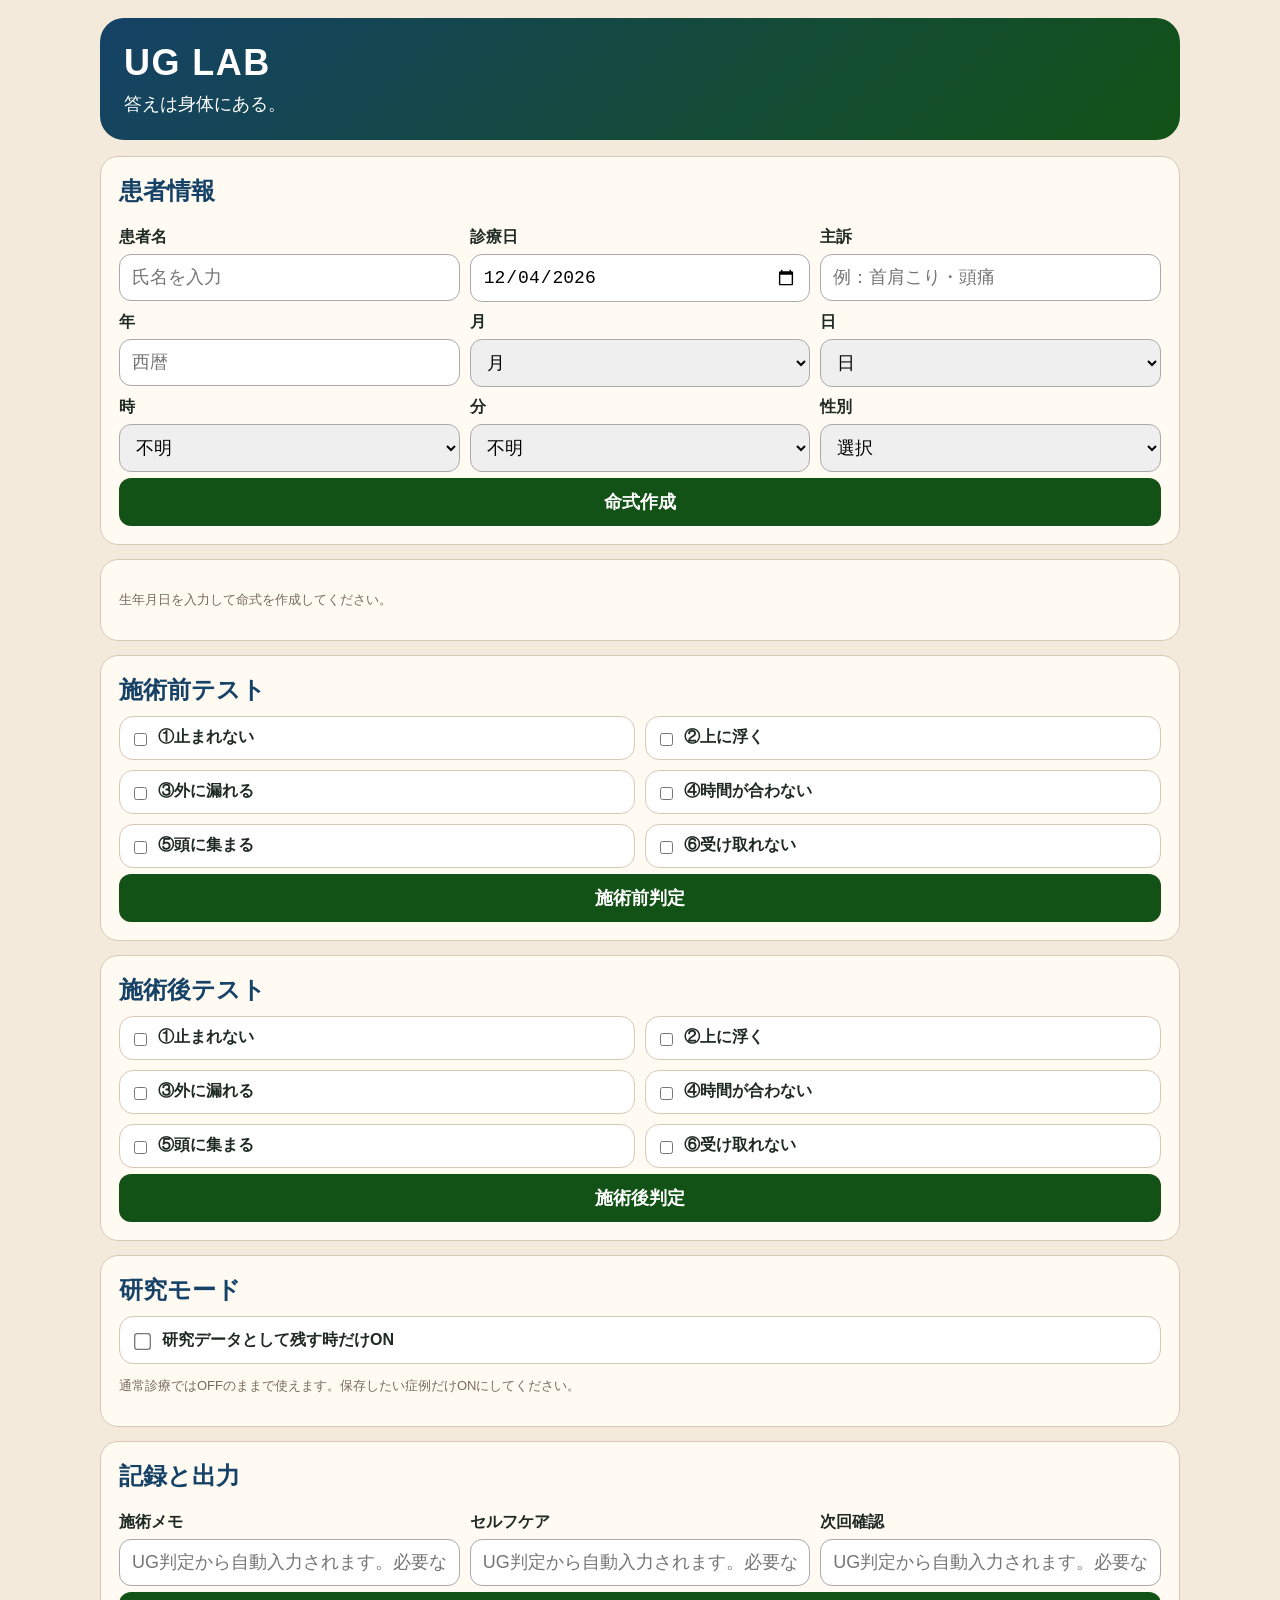
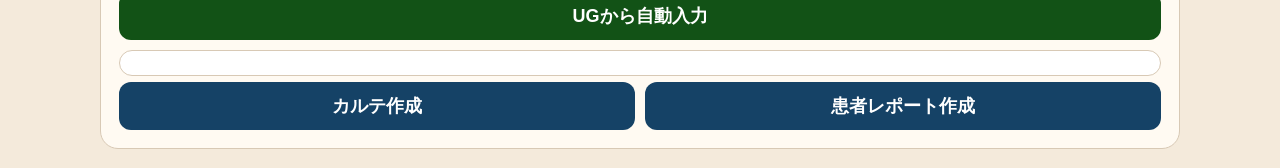
<file: index.html>
<!doctype html>
<html lang="ja">
<head>
<meta charset="UTF-8">
<meta name="viewport" content="width=device-width,initial-scale=1.0">
<title>UG LAB</title>
<link rel="stylesheet" href="css/style.css">
</head>
<body>
<div class="app">
  <div class="hero"><h1>UG LAB</h1><p>答えは身体にある。</p></div>

  <section class="panel no-print">
    <h2>患者情報</h2>
    <div class="grid">
      <div><label>患者名</label><input id="patientName" placeholder="氏名を入力"></div>
      <div><label>診療日</label><input id="visitDate" type="date"></div>
      <div><label>主訴</label><input id="chiefComplaint" placeholder="例：首肩こり・頭痛"></div>
    </div>
    <div class="grid">
      <div><label>年</label><input id="year" type="number" placeholder="西暦"></div>
      <div><label>月</label><select id="month"><option value="">月</option><option value="1">1</option><option value="2">2</option><option value="3">3</option><option value="4">4</option><option value="5">5</option><option value="6">6</option><option value="7">7</option><option value="8">8</option><option value="9">9</option><option value="10">10</option><option value="11">11</option><option value="12">12</option></select></div>
      <div><label>日</label><select id="day"><option value="">日</option><option value="1">1</option><option value="2">2</option><option value="3">3</option><option value="4">4</option><option value="5">5</option><option value="6">6</option><option value="7">7</option><option value="8">8</option><option value="9">9</option><option value="10">10</option><option value="11">11</option><option value="12">12</option><option value="13">13</option><option value="14">14</option><option value="15">15</option><option value="16">16</option><option value="17">17</option><option value="18">18</option><option value="19">19</option><option value="20">20</option><option value="21">21</option><option value="22">22</option><option value="23">23</option><option value="24">24</option><option value="25">25</option><option value="26">26</option><option value="27">27</option><option value="28">28</option><option value="29">29</option><option value="30">30</option><option value="31">31</option></select></div>
    </div>
    <div class="grid">
      <div><label>時</label><select id="hour"><option value="">不明</option><option value="0">0</option><option value="1">1</option><option value="2">2</option><option value="3">3</option><option value="4">4</option><option value="5">5</option><option value="6">6</option><option value="7">7</option><option value="8">8</option><option value="9">9</option><option value="10">10</option><option value="11">11</option><option value="12">12</option><option value="13">13</option><option value="14">14</option><option value="15">15</option><option value="16">16</option><option value="17">17</option><option value="18">18</option><option value="19">19</option><option value="20">20</option><option value="21">21</option><option value="22">22</option><option value="23">23</option></select></div>
      <div><label>分</label><select id="minute"><option value="">不明</option><option value="0">00</option><option value="1">01</option><option value="2">02</option><option value="3">03</option><option value="4">04</option><option value="5">05</option><option value="6">06</option><option value="7">07</option><option value="8">08</option><option value="9">09</option><option value="10">10</option><option value="11">11</option><option value="12">12</option><option value="13">13</option><option value="14">14</option><option value="15">15</option><option value="16">16</option><option value="17">17</option><option value="18">18</option><option value="19">19</option><option value="20">20</option><option value="21">21</option><option value="22">22</option><option value="23">23</option><option value="24">24</option><option value="25">25</option><option value="26">26</option><option value="27">27</option><option value="28">28</option><option value="29">29</option><option value="30">30</option><option value="31">31</option><option value="32">32</option><option value="33">33</option><option value="34">34</option><option value="35">35</option><option value="36">36</option><option value="37">37</option><option value="38">38</option><option value="39">39</option><option value="40">40</option><option value="41">41</option><option value="42">42</option><option value="43">43</option><option value="44">44</option><option value="45">45</option><option value="46">46</option><option value="47">47</option><option value="48">48</option><option value="49">49</option><option value="50">50</option><option value="51">51</option><option value="52">52</option><option value="53">53</option><option value="54">54</option><option value="55">55</option><option value="56">56</option><option value="57">57</option><option value="58">58</option><option value="59">59</option></select></div>
      <div><label>性別</label><select id="gender"><option value="">選択</option><option>女</option><option>男</option><option>不明</option></select></div>
    </div>
    <button class="green" onclick="App.calc()">命式作成</button>
  </section>

  <section id="analysis" class="card no-print"><p class="small">生年月日を入力して命式を作成してください。</p></section>

  <section class="panel no-print">
    <h2>施術前テスト</h2>
    <div class="ug6-grid"><div class="ug6-card"><label><input type="checkbox" class="beforeTest" value="①">①止まれない</label></div><div class="ug6-card"><label><input type="checkbox" class="beforeTest" value="②">②上に浮く</label></div><div class="ug6-card"><label><input type="checkbox" class="beforeTest" value="③">③外に漏れる</label></div><div class="ug6-card"><label><input type="checkbox" class="beforeTest" value="④">④時間が合わない</label></div><div class="ug6-card"><label><input type="checkbox" class="beforeTest" value="⑤">⑤頭に集まる</label></div><div class="ug6-card"><label><input type="checkbox" class="beforeTest" value="⑥">⑥受け取れない</label></div></div>
    <button class="green" onclick="App.beforeJudge()">施術前判定</button>
    <div id="beforeResult" class="small"></div>
  </section>

  <section class="panel no-print">
    <h2>施術後テスト</h2>
    <div class="ug6-grid"><div class="ug6-card"><label><input type="checkbox" class="afterTest" value="①">①止まれない</label></div><div class="ug6-card"><label><input type="checkbox" class="afterTest" value="②">②上に浮く</label></div><div class="ug6-card"><label><input type="checkbox" class="afterTest" value="③">③外に漏れる</label></div><div class="ug6-card"><label><input type="checkbox" class="afterTest" value="④">④時間が合わない</label></div><div class="ug6-card"><label><input type="checkbox" class="afterTest" value="⑤">⑤頭に集まる</label></div><div class="ug6-card"><label><input type="checkbox" class="afterTest" value="⑥">⑥受け取れない</label></div></div>
    <button class="green" onclick="App.afterJudge()">施術後判定</button>
    <div id="afterResult" class="small"></div>
  </section>

  <section class="panel no-print">
    <h2>研究モード</h2>
    <label class="switch-row"><input id="researchMode" type="checkbox" onchange="Records.toggleResearchMode()"><span>研究データとして残す時だけON</span></label>
    <p class="small">通常診療ではOFFのままで使えます。保存したい症例だけONにしてください。</p>
  </section>

  <section class="panel no-print">
    <h2>記録と出力</h2>
    <div class="grid">
      <div><label>施術メモ</label><input id="treatmentMemo" placeholder="UG判定から自動入力されます。必要なら修正"></div>
      <div><label>セルフケア</label><input id="homeCare" placeholder="UG判定から自動入力されます。必要なら修正"></div>
      <div><label>次回確認</label><input id="nextCheck" placeholder="UG判定から自動入力されます。必要なら修正"></div>
    </div>
    <button class="green" onclick="App.autoCare()">UGから自動入力</button>
    <div id="autoCare" class="autocare-box"></div>

    <div id="researchOnly" class="research-only hidden">
      <div class="grid">
        <div><label>予後評価</label><select id="outcome"><option value="">未評価</option><option value="著明改善">著明改善</option><option value="改善">改善</option><option value="やや改善">やや改善</option><option value="変化なし">変化なし</option><option value="悪化">悪化</option></select></div>
        <div><label>研究ID</label><input id="researchId" placeholder="保存時に自動採番" readonly></div>
        <div><label>データ品質</label><div id="qualityStatus" class="quality-status">未チェック</div></div>
      </div>
      <div class="grid2">
        <button class="green" onclick="Records.save()">研究データとして保存</button>
        <button onclick="Records.checkQuality()">保存チェック</button>
      </div>
      <details class="record-panel">
        <summary>研究データ管理</summary>
        <div class="grid2">
          <button onclick="Records.exportJSON()">JSON出力</button>
          <button onclick="Records.exportCSV()">CSV出力</button>
        </div>
        <div class="grid2 danger-row">
          <button class="danger" onclick="Records.deleteCurrentPatient()">この患者の研究データを削除</button>
          <button class="danger" onclick="Records.deleteAllData()">全研究データを削除</button>
        </div>
        <div id="recordStatus" class="small"></div>
        <pre id="recordPreview"></pre>
      </details>
    </div>

    <div class="grid2">
      <button onclick="Reports.chart()">カルテ作成</button>
      <button onclick="Reports.patient()">患者レポート作成</button>
    </div>
  </section>

  <section id="chartReport" class="hidden"></section>
  <section id="patientReport" class="hidden"></section>
</div>

<script src="data/solarTerms.js"></script>
<script src="data/ugdb.js"></script>
<script src="js/calendar.js"></script>
<script src="js/bodyos.js"></script>
<script src="js/reports.js"></script>
<script src="js/records.js"></script>
<script src="js/app.js"></script>
</body>
</html>
</file>
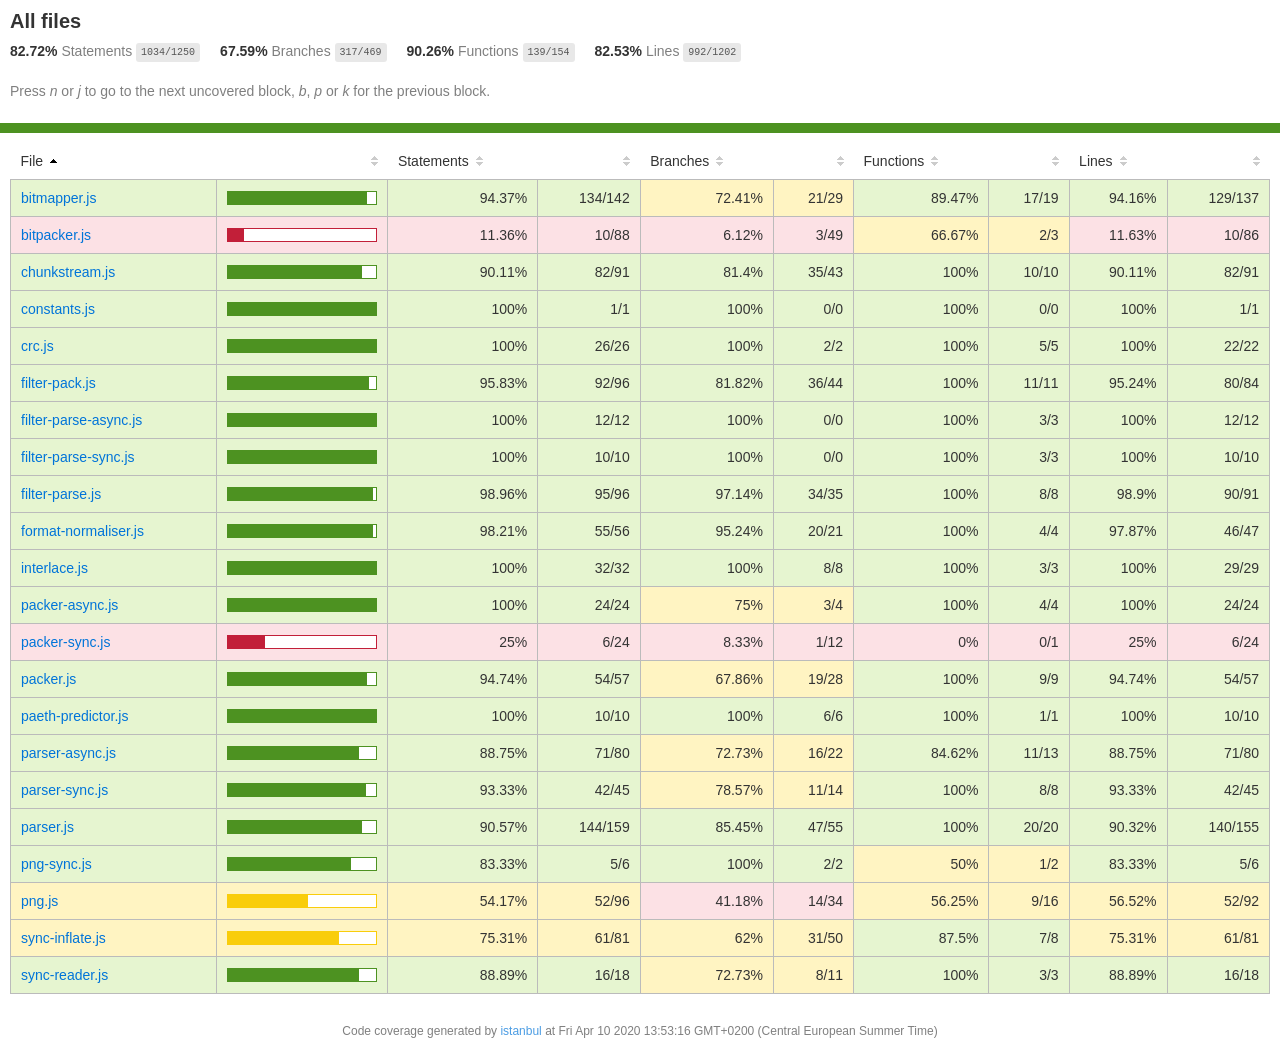
<file: node_modules/pngjs/coverage/lcov-report/index.html>
<!doctype html>
<html lang="en">

<head>
    <title>Code coverage report for All files</title>
    <meta charset="utf-8" />
    <link rel="stylesheet" href="prettify.css" />
    <link rel="stylesheet" href="base.css" />
    <link rel="shortcut icon" type="image/x-icon" href="favicon.png" />
    <meta name="viewport" content="width=device-width, initial-scale=1" />
    <style type='text/css'>
        .coverage-summary .sorter {
            background-image: url(sort-arrow-sprite.png);
        }
    </style>
</head>
    
<body>
<div class='wrapper'>
    <div class='pad1'>
        <h1>All files</h1>
        <div class='clearfix'>
            
            <div class='fl pad1y space-right2'>
                <span class="strong">82.72% </span>
                <span class="quiet">Statements</span>
                <span class='fraction'>1034/1250</span>
            </div>
        
            
            <div class='fl pad1y space-right2'>
                <span class="strong">67.59% </span>
                <span class="quiet">Branches</span>
                <span class='fraction'>317/469</span>
            </div>
        
            
            <div class='fl pad1y space-right2'>
                <span class="strong">90.26% </span>
                <span class="quiet">Functions</span>
                <span class='fraction'>139/154</span>
            </div>
        
            
            <div class='fl pad1y space-right2'>
                <span class="strong">82.53% </span>
                <span class="quiet">Lines</span>
                <span class='fraction'>992/1202</span>
            </div>
        
            
        </div>
        <p class="quiet">
            Press <em>n</em> or <em>j</em> to go to the next uncovered block, <em>b</em>, <em>p</em> or <em>k</em> for the previous block.
        </p>
    </div>
    <div class='status-line high'></div>
    <div class="pad1">
<table class="coverage-summary">
<thead>
<tr>
   <th data-col="file" data-fmt="html" data-html="true" class="file">File</th>
   <th data-col="pic" data-type="number" data-fmt="html" data-html="true" class="pic"></th>
   <th data-col="statements" data-type="number" data-fmt="pct" class="pct">Statements</th>
   <th data-col="statements_raw" data-type="number" data-fmt="html" class="abs"></th>
   <th data-col="branches" data-type="number" data-fmt="pct" class="pct">Branches</th>
   <th data-col="branches_raw" data-type="number" data-fmt="html" class="abs"></th>
   <th data-col="functions" data-type="number" data-fmt="pct" class="pct">Functions</th>
   <th data-col="functions_raw" data-type="number" data-fmt="html" class="abs"></th>
   <th data-col="lines" data-type="number" data-fmt="pct" class="pct">Lines</th>
   <th data-col="lines_raw" data-type="number" data-fmt="html" class="abs"></th>
</tr>
</thead>
<tbody><tr>
	<td class="file high" data-value="bitmapper.js"><a href="bitmapper.js.html">bitmapper.js</a></td>
	<td data-value="94.37" class="pic high">
	<div class="chart"><div class="cover-fill" style="width: 94%"></div><div class="cover-empty" style="width: 6%"></div></div>
	</td>
	<td data-value="94.37" class="pct high">94.37%</td>
	<td data-value="142" class="abs high">134/142</td>
	<td data-value="72.41" class="pct medium">72.41%</td>
	<td data-value="29" class="abs medium">21/29</td>
	<td data-value="89.47" class="pct high">89.47%</td>
	<td data-value="19" class="abs high">17/19</td>
	<td data-value="94.16" class="pct high">94.16%</td>
	<td data-value="137" class="abs high">129/137</td>
	</tr>

<tr>
	<td class="file low" data-value="bitpacker.js"><a href="bitpacker.js.html">bitpacker.js</a></td>
	<td data-value="11.36" class="pic low">
	<div class="chart"><div class="cover-fill" style="width: 11%"></div><div class="cover-empty" style="width: 89%"></div></div>
	</td>
	<td data-value="11.36" class="pct low">11.36%</td>
	<td data-value="88" class="abs low">10/88</td>
	<td data-value="6.12" class="pct low">6.12%</td>
	<td data-value="49" class="abs low">3/49</td>
	<td data-value="66.67" class="pct medium">66.67%</td>
	<td data-value="3" class="abs medium">2/3</td>
	<td data-value="11.63" class="pct low">11.63%</td>
	<td data-value="86" class="abs low">10/86</td>
	</tr>

<tr>
	<td class="file high" data-value="chunkstream.js"><a href="chunkstream.js.html">chunkstream.js</a></td>
	<td data-value="90.11" class="pic high">
	<div class="chart"><div class="cover-fill" style="width: 90%"></div><div class="cover-empty" style="width: 10%"></div></div>
	</td>
	<td data-value="90.11" class="pct high">90.11%</td>
	<td data-value="91" class="abs high">82/91</td>
	<td data-value="81.4" class="pct high">81.4%</td>
	<td data-value="43" class="abs high">35/43</td>
	<td data-value="100" class="pct high">100%</td>
	<td data-value="10" class="abs high">10/10</td>
	<td data-value="90.11" class="pct high">90.11%</td>
	<td data-value="91" class="abs high">82/91</td>
	</tr>

<tr>
	<td class="file high" data-value="constants.js"><a href="constants.js.html">constants.js</a></td>
	<td data-value="100" class="pic high">
	<div class="chart"><div class="cover-fill cover-full" style="width: 100%"></div><div class="cover-empty" style="width: 0%"></div></div>
	</td>
	<td data-value="100" class="pct high">100%</td>
	<td data-value="1" class="abs high">1/1</td>
	<td data-value="100" class="pct high">100%</td>
	<td data-value="0" class="abs high">0/0</td>
	<td data-value="100" class="pct high">100%</td>
	<td data-value="0" class="abs high">0/0</td>
	<td data-value="100" class="pct high">100%</td>
	<td data-value="1" class="abs high">1/1</td>
	</tr>

<tr>
	<td class="file high" data-value="crc.js"><a href="crc.js.html">crc.js</a></td>
	<td data-value="100" class="pic high">
	<div class="chart"><div class="cover-fill cover-full" style="width: 100%"></div><div class="cover-empty" style="width: 0%"></div></div>
	</td>
	<td data-value="100" class="pct high">100%</td>
	<td data-value="26" class="abs high">26/26</td>
	<td data-value="100" class="pct high">100%</td>
	<td data-value="2" class="abs high">2/2</td>
	<td data-value="100" class="pct high">100%</td>
	<td data-value="5" class="abs high">5/5</td>
	<td data-value="100" class="pct high">100%</td>
	<td data-value="22" class="abs high">22/22</td>
	</tr>

<tr>
	<td class="file high" data-value="filter-pack.js"><a href="filter-pack.js.html">filter-pack.js</a></td>
	<td data-value="95.83" class="pic high">
	<div class="chart"><div class="cover-fill" style="width: 95%"></div><div class="cover-empty" style="width: 5%"></div></div>
	</td>
	<td data-value="95.83" class="pct high">95.83%</td>
	<td data-value="96" class="abs high">92/96</td>
	<td data-value="81.82" class="pct high">81.82%</td>
	<td data-value="44" class="abs high">36/44</td>
	<td data-value="100" class="pct high">100%</td>
	<td data-value="11" class="abs high">11/11</td>
	<td data-value="95.24" class="pct high">95.24%</td>
	<td data-value="84" class="abs high">80/84</td>
	</tr>

<tr>
	<td class="file high" data-value="filter-parse-async.js"><a href="filter-parse-async.js.html">filter-parse-async.js</a></td>
	<td data-value="100" class="pic high">
	<div class="chart"><div class="cover-fill cover-full" style="width: 100%"></div><div class="cover-empty" style="width: 0%"></div></div>
	</td>
	<td data-value="100" class="pct high">100%</td>
	<td data-value="12" class="abs high">12/12</td>
	<td data-value="100" class="pct high">100%</td>
	<td data-value="0" class="abs high">0/0</td>
	<td data-value="100" class="pct high">100%</td>
	<td data-value="3" class="abs high">3/3</td>
	<td data-value="100" class="pct high">100%</td>
	<td data-value="12" class="abs high">12/12</td>
	</tr>

<tr>
	<td class="file high" data-value="filter-parse-sync.js"><a href="filter-parse-sync.js.html">filter-parse-sync.js</a></td>
	<td data-value="100" class="pic high">
	<div class="chart"><div class="cover-fill cover-full" style="width: 100%"></div><div class="cover-empty" style="width: 0%"></div></div>
	</td>
	<td data-value="100" class="pct high">100%</td>
	<td data-value="10" class="abs high">10/10</td>
	<td data-value="100" class="pct high">100%</td>
	<td data-value="0" class="abs high">0/0</td>
	<td data-value="100" class="pct high">100%</td>
	<td data-value="3" class="abs high">3/3</td>
	<td data-value="100" class="pct high">100%</td>
	<td data-value="10" class="abs high">10/10</td>
	</tr>

<tr>
	<td class="file high" data-value="filter-parse.js"><a href="filter-parse.js.html">filter-parse.js</a></td>
	<td data-value="98.96" class="pic high">
	<div class="chart"><div class="cover-fill" style="width: 98%"></div><div class="cover-empty" style="width: 2%"></div></div>
	</td>
	<td data-value="98.96" class="pct high">98.96%</td>
	<td data-value="96" class="abs high">95/96</td>
	<td data-value="97.14" class="pct high">97.14%</td>
	<td data-value="35" class="abs high">34/35</td>
	<td data-value="100" class="pct high">100%</td>
	<td data-value="8" class="abs high">8/8</td>
	<td data-value="98.9" class="pct high">98.9%</td>
	<td data-value="91" class="abs high">90/91</td>
	</tr>

<tr>
	<td class="file high" data-value="format-normaliser.js"><a href="format-normaliser.js.html">format-normaliser.js</a></td>
	<td data-value="98.21" class="pic high">
	<div class="chart"><div class="cover-fill" style="width: 98%"></div><div class="cover-empty" style="width: 2%"></div></div>
	</td>
	<td data-value="98.21" class="pct high">98.21%</td>
	<td data-value="56" class="abs high">55/56</td>
	<td data-value="95.24" class="pct high">95.24%</td>
	<td data-value="21" class="abs high">20/21</td>
	<td data-value="100" class="pct high">100%</td>
	<td data-value="4" class="abs high">4/4</td>
	<td data-value="97.87" class="pct high">97.87%</td>
	<td data-value="47" class="abs high">46/47</td>
	</tr>

<tr>
	<td class="file high" data-value="interlace.js"><a href="interlace.js.html">interlace.js</a></td>
	<td data-value="100" class="pic high">
	<div class="chart"><div class="cover-fill cover-full" style="width: 100%"></div><div class="cover-empty" style="width: 0%"></div></div>
	</td>
	<td data-value="100" class="pct high">100%</td>
	<td data-value="32" class="abs high">32/32</td>
	<td data-value="100" class="pct high">100%</td>
	<td data-value="8" class="abs high">8/8</td>
	<td data-value="100" class="pct high">100%</td>
	<td data-value="3" class="abs high">3/3</td>
	<td data-value="100" class="pct high">100%</td>
	<td data-value="29" class="abs high">29/29</td>
	</tr>

<tr>
	<td class="file high" data-value="packer-async.js"><a href="packer-async.js.html">packer-async.js</a></td>
	<td data-value="100" class="pic high">
	<div class="chart"><div class="cover-fill cover-full" style="width: 100%"></div><div class="cover-empty" style="width: 0%"></div></div>
	</td>
	<td data-value="100" class="pct high">100%</td>
	<td data-value="24" class="abs high">24/24</td>
	<td data-value="75" class="pct medium">75%</td>
	<td data-value="4" class="abs medium">3/4</td>
	<td data-value="100" class="pct high">100%</td>
	<td data-value="4" class="abs high">4/4</td>
	<td data-value="100" class="pct high">100%</td>
	<td data-value="24" class="abs high">24/24</td>
	</tr>

<tr>
	<td class="file low" data-value="packer-sync.js"><a href="packer-sync.js.html">packer-sync.js</a></td>
	<td data-value="25" class="pic low">
	<div class="chart"><div class="cover-fill" style="width: 25%"></div><div class="cover-empty" style="width: 75%"></div></div>
	</td>
	<td data-value="25" class="pct low">25%</td>
	<td data-value="24" class="abs low">6/24</td>
	<td data-value="8.33" class="pct low">8.33%</td>
	<td data-value="12" class="abs low">1/12</td>
	<td data-value="0" class="pct low">0%</td>
	<td data-value="1" class="abs low">0/1</td>
	<td data-value="25" class="pct low">25%</td>
	<td data-value="24" class="abs low">6/24</td>
	</tr>

<tr>
	<td class="file high" data-value="packer.js"><a href="packer.js.html">packer.js</a></td>
	<td data-value="94.74" class="pic high">
	<div class="chart"><div class="cover-fill" style="width: 94%"></div><div class="cover-empty" style="width: 6%"></div></div>
	</td>
	<td data-value="94.74" class="pct high">94.74%</td>
	<td data-value="57" class="abs high">54/57</td>
	<td data-value="67.86" class="pct medium">67.86%</td>
	<td data-value="28" class="abs medium">19/28</td>
	<td data-value="100" class="pct high">100%</td>
	<td data-value="9" class="abs high">9/9</td>
	<td data-value="94.74" class="pct high">94.74%</td>
	<td data-value="57" class="abs high">54/57</td>
	</tr>

<tr>
	<td class="file high" data-value="paeth-predictor.js"><a href="paeth-predictor.js.html">paeth-predictor.js</a></td>
	<td data-value="100" class="pic high">
	<div class="chart"><div class="cover-fill cover-full" style="width: 100%"></div><div class="cover-empty" style="width: 0%"></div></div>
	</td>
	<td data-value="100" class="pct high">100%</td>
	<td data-value="10" class="abs high">10/10</td>
	<td data-value="100" class="pct high">100%</td>
	<td data-value="6" class="abs high">6/6</td>
	<td data-value="100" class="pct high">100%</td>
	<td data-value="1" class="abs high">1/1</td>
	<td data-value="100" class="pct high">100%</td>
	<td data-value="10" class="abs high">10/10</td>
	</tr>

<tr>
	<td class="file high" data-value="parser-async.js"><a href="parser-async.js.html">parser-async.js</a></td>
	<td data-value="88.75" class="pic high">
	<div class="chart"><div class="cover-fill" style="width: 88%"></div><div class="cover-empty" style="width: 12%"></div></div>
	</td>
	<td data-value="88.75" class="pct high">88.75%</td>
	<td data-value="80" class="abs high">71/80</td>
	<td data-value="72.73" class="pct medium">72.73%</td>
	<td data-value="22" class="abs medium">16/22</td>
	<td data-value="84.62" class="pct high">84.62%</td>
	<td data-value="13" class="abs high">11/13</td>
	<td data-value="88.75" class="pct high">88.75%</td>
	<td data-value="80" class="abs high">71/80</td>
	</tr>

<tr>
	<td class="file high" data-value="parser-sync.js"><a href="parser-sync.js.html">parser-sync.js</a></td>
	<td data-value="93.33" class="pic high">
	<div class="chart"><div class="cover-fill" style="width: 93%"></div><div class="cover-empty" style="width: 7%"></div></div>
	</td>
	<td data-value="93.33" class="pct high">93.33%</td>
	<td data-value="45" class="abs high">42/45</td>
	<td data-value="78.57" class="pct medium">78.57%</td>
	<td data-value="14" class="abs medium">11/14</td>
	<td data-value="100" class="pct high">100%</td>
	<td data-value="8" class="abs high">8/8</td>
	<td data-value="93.33" class="pct high">93.33%</td>
	<td data-value="45" class="abs high">42/45</td>
	</tr>

<tr>
	<td class="file high" data-value="parser.js"><a href="parser.js.html">parser.js</a></td>
	<td data-value="90.57" class="pic high">
	<div class="chart"><div class="cover-fill" style="width: 90%"></div><div class="cover-empty" style="width: 10%"></div></div>
	</td>
	<td data-value="90.57" class="pct high">90.57%</td>
	<td data-value="159" class="abs high">144/159</td>
	<td data-value="85.45" class="pct high">85.45%</td>
	<td data-value="55" class="abs high">47/55</td>
	<td data-value="100" class="pct high">100%</td>
	<td data-value="20" class="abs high">20/20</td>
	<td data-value="90.32" class="pct high">90.32%</td>
	<td data-value="155" class="abs high">140/155</td>
	</tr>

<tr>
	<td class="file high" data-value="png-sync.js"><a href="png-sync.js.html">png-sync.js</a></td>
	<td data-value="83.33" class="pic high">
	<div class="chart"><div class="cover-fill" style="width: 83%"></div><div class="cover-empty" style="width: 17%"></div></div>
	</td>
	<td data-value="83.33" class="pct high">83.33%</td>
	<td data-value="6" class="abs high">5/6</td>
	<td data-value="100" class="pct high">100%</td>
	<td data-value="2" class="abs high">2/2</td>
	<td data-value="50" class="pct medium">50%</td>
	<td data-value="2" class="abs medium">1/2</td>
	<td data-value="83.33" class="pct high">83.33%</td>
	<td data-value="6" class="abs high">5/6</td>
	</tr>

<tr>
	<td class="file medium" data-value="png.js"><a href="png.js.html">png.js</a></td>
	<td data-value="54.17" class="pic medium">
	<div class="chart"><div class="cover-fill" style="width: 54%"></div><div class="cover-empty" style="width: 46%"></div></div>
	</td>
	<td data-value="54.17" class="pct medium">54.17%</td>
	<td data-value="96" class="abs medium">52/96</td>
	<td data-value="41.18" class="pct low">41.18%</td>
	<td data-value="34" class="abs low">14/34</td>
	<td data-value="56.25" class="pct medium">56.25%</td>
	<td data-value="16" class="abs medium">9/16</td>
	<td data-value="56.52" class="pct medium">56.52%</td>
	<td data-value="92" class="abs medium">52/92</td>
	</tr>

<tr>
	<td class="file medium" data-value="sync-inflate.js"><a href="sync-inflate.js.html">sync-inflate.js</a></td>
	<td data-value="75.31" class="pic medium">
	<div class="chart"><div class="cover-fill" style="width: 75%"></div><div class="cover-empty" style="width: 25%"></div></div>
	</td>
	<td data-value="75.31" class="pct medium">75.31%</td>
	<td data-value="81" class="abs medium">61/81</td>
	<td data-value="62" class="pct medium">62%</td>
	<td data-value="50" class="abs medium">31/50</td>
	<td data-value="87.5" class="pct high">87.5%</td>
	<td data-value="8" class="abs high">7/8</td>
	<td data-value="75.31" class="pct medium">75.31%</td>
	<td data-value="81" class="abs medium">61/81</td>
	</tr>

<tr>
	<td class="file high" data-value="sync-reader.js"><a href="sync-reader.js.html">sync-reader.js</a></td>
	<td data-value="88.89" class="pic high">
	<div class="chart"><div class="cover-fill" style="width: 88%"></div><div class="cover-empty" style="width: 12%"></div></div>
	</td>
	<td data-value="88.89" class="pct high">88.89%</td>
	<td data-value="18" class="abs high">16/18</td>
	<td data-value="72.73" class="pct medium">72.73%</td>
	<td data-value="11" class="abs medium">8/11</td>
	<td data-value="100" class="pct high">100%</td>
	<td data-value="3" class="abs high">3/3</td>
	<td data-value="88.89" class="pct high">88.89%</td>
	<td data-value="18" class="abs high">16/18</td>
	</tr>

</tbody>
</table>
</div>
                <div class='push'></div><!-- for sticky footer -->
            </div><!-- /wrapper -->
            <div class='footer quiet pad2 space-top1 center small'>
                Code coverage generated by
                <a href="https://istanbul.js.org/" target="_blank">istanbul</a>
                at Fri Apr 10 2020 13:53:16 GMT+0200 (Central European Summer Time)
            </div>
        </div>
        <script src="prettify.js"></script>
        <script>
            window.onload = function () {
                prettyPrint();
            };
        </script>
        <script src="sorter.js"></script>
        <script src="block-navigation.js"></script>
    </body>
</html>
</file>
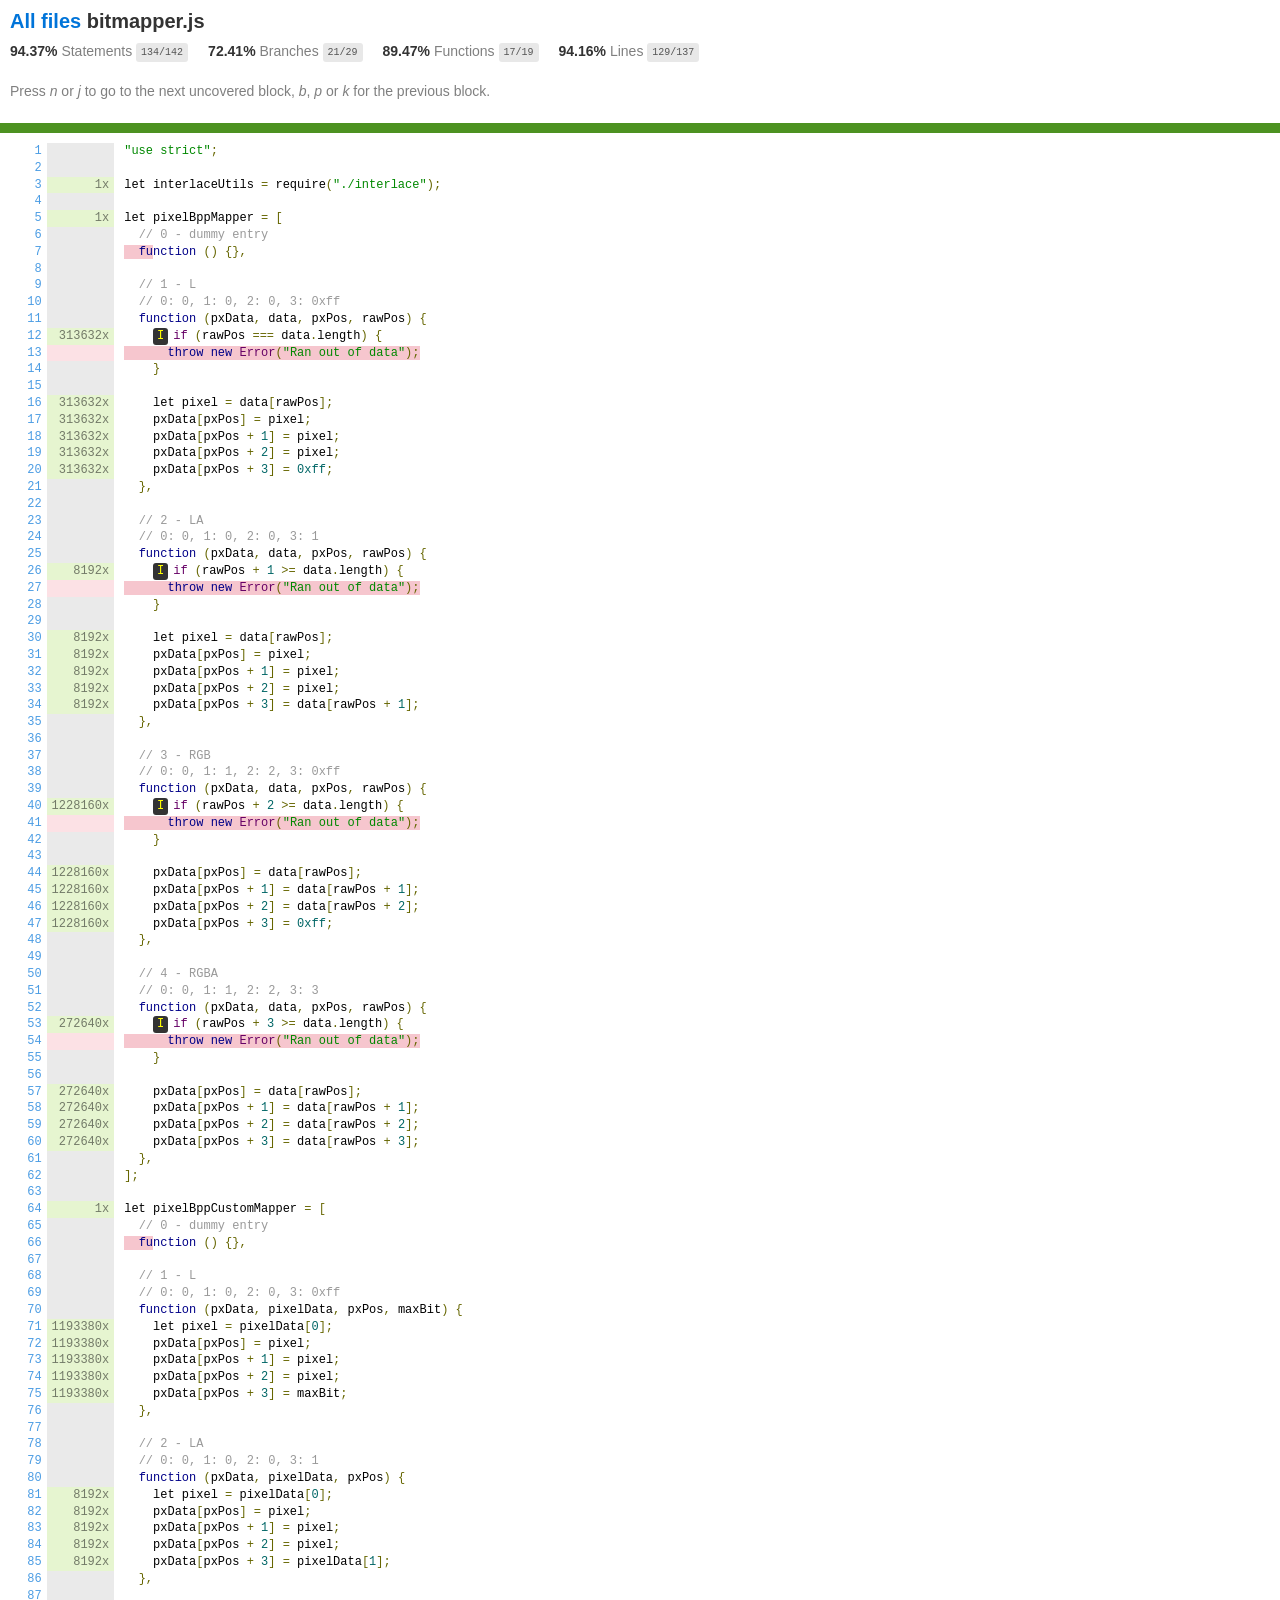
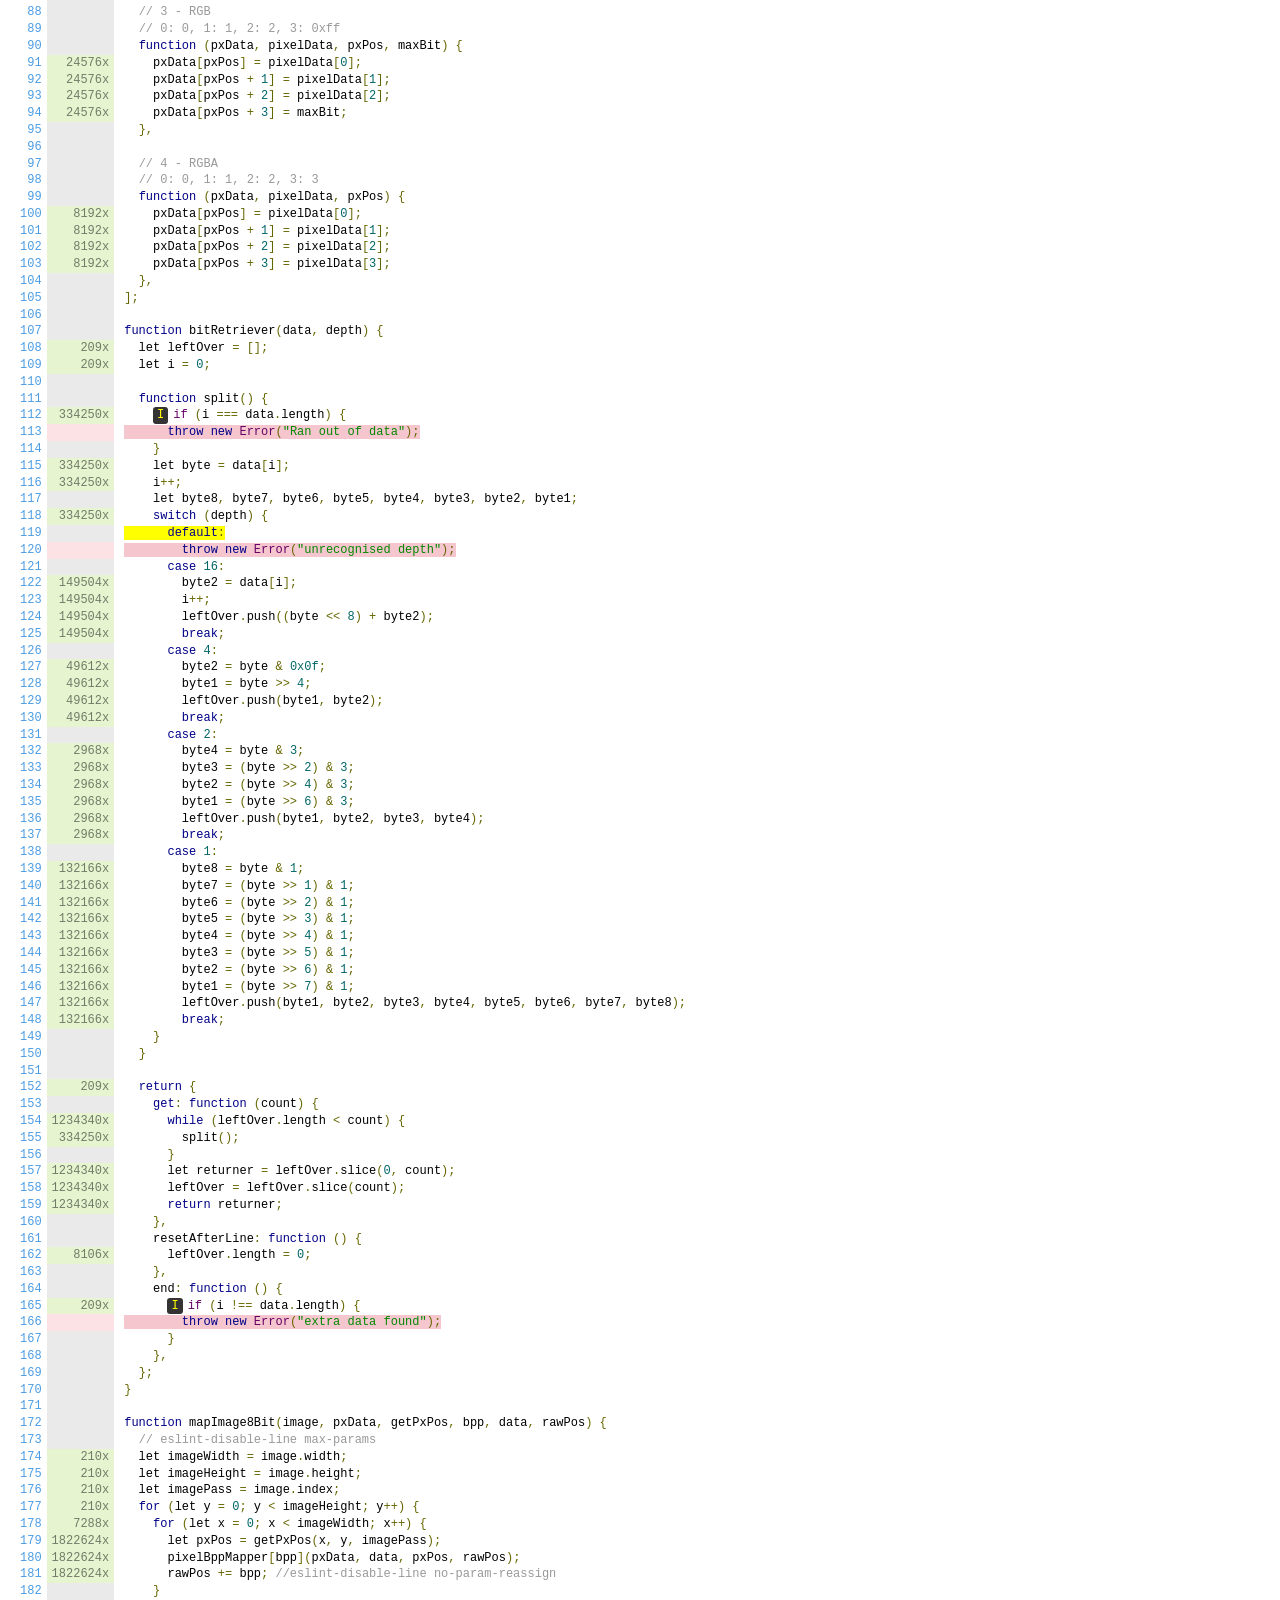
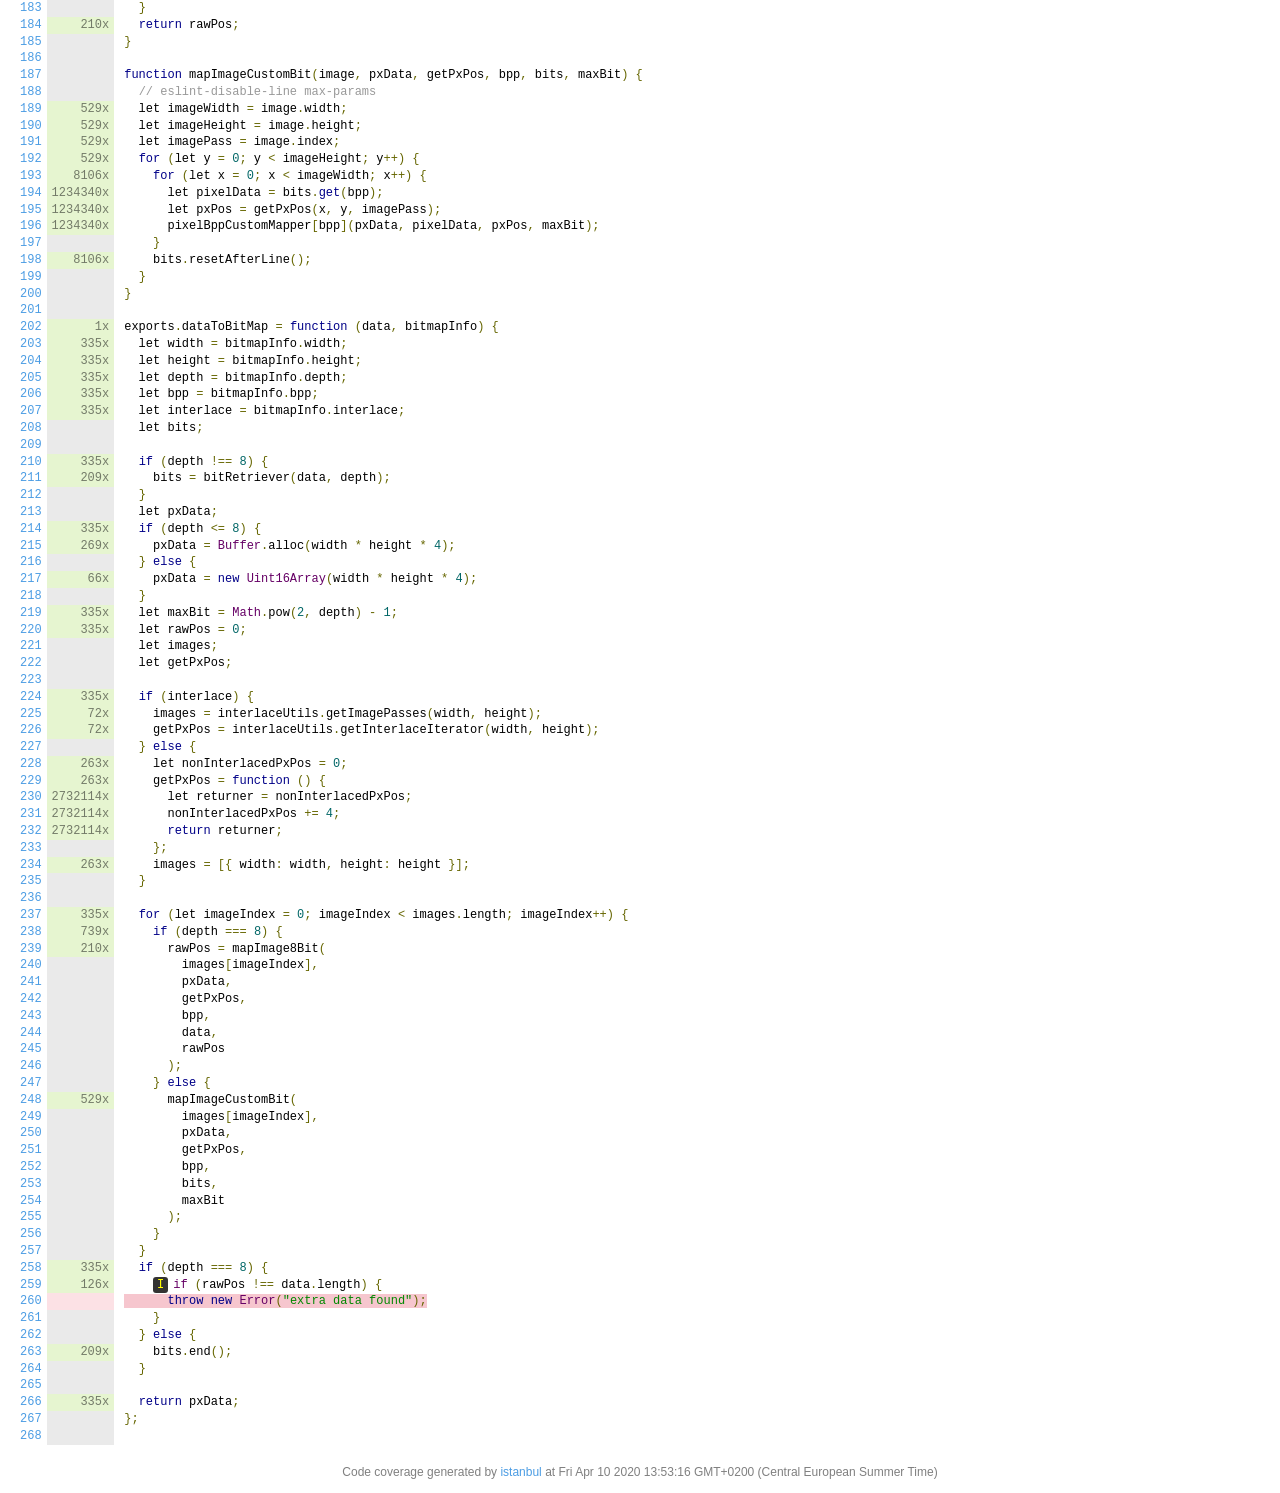
<file: node_modules/pngjs/coverage/lcov-report/bitmapper.js.html>
<!doctype html>
<html lang="en">

<head>
    <title>Code coverage report for bitmapper.js</title>
    <meta charset="utf-8" />
    <link rel="stylesheet" href="prettify.css" />
    <link rel="stylesheet" href="base.css" />
    <link rel="shortcut icon" type="image/x-icon" href="favicon.png" />
    <meta name="viewport" content="width=device-width, initial-scale=1" />
    <style type='text/css'>
        .coverage-summary .sorter {
            background-image: url(sort-arrow-sprite.png);
        }
    </style>
</head>
    
<body>
<div class='wrapper'>
    <div class='pad1'>
        <h1><a href="index.html">All files</a> bitmapper.js</h1>
        <div class='clearfix'>
            
            <div class='fl pad1y space-right2'>
                <span class="strong">94.37% </span>
                <span class="quiet">Statements</span>
                <span class='fraction'>134/142</span>
            </div>
        
            
            <div class='fl pad1y space-right2'>
                <span class="strong">72.41% </span>
                <span class="quiet">Branches</span>
                <span class='fraction'>21/29</span>
            </div>
        
            
            <div class='fl pad1y space-right2'>
                <span class="strong">89.47% </span>
                <span class="quiet">Functions</span>
                <span class='fraction'>17/19</span>
            </div>
        
            
            <div class='fl pad1y space-right2'>
                <span class="strong">94.16% </span>
                <span class="quiet">Lines</span>
                <span class='fraction'>129/137</span>
            </div>
        
            
        </div>
        <p class="quiet">
            Press <em>n</em> or <em>j</em> to go to the next uncovered block, <em>b</em>, <em>p</em> or <em>k</em> for the previous block.
        </p>
    </div>
    <div class='status-line high'></div>
    <pre><table class="coverage">
<tr><td class="line-count quiet"><a name='L1'></a><a href='#L1'>1</a>
<a name='L2'></a><a href='#L2'>2</a>
<a name='L3'></a><a href='#L3'>3</a>
<a name='L4'></a><a href='#L4'>4</a>
<a name='L5'></a><a href='#L5'>5</a>
<a name='L6'></a><a href='#L6'>6</a>
<a name='L7'></a><a href='#L7'>7</a>
<a name='L8'></a><a href='#L8'>8</a>
<a name='L9'></a><a href='#L9'>9</a>
<a name='L10'></a><a href='#L10'>10</a>
<a name='L11'></a><a href='#L11'>11</a>
<a name='L12'></a><a href='#L12'>12</a>
<a name='L13'></a><a href='#L13'>13</a>
<a name='L14'></a><a href='#L14'>14</a>
<a name='L15'></a><a href='#L15'>15</a>
<a name='L16'></a><a href='#L16'>16</a>
<a name='L17'></a><a href='#L17'>17</a>
<a name='L18'></a><a href='#L18'>18</a>
<a name='L19'></a><a href='#L19'>19</a>
<a name='L20'></a><a href='#L20'>20</a>
<a name='L21'></a><a href='#L21'>21</a>
<a name='L22'></a><a href='#L22'>22</a>
<a name='L23'></a><a href='#L23'>23</a>
<a name='L24'></a><a href='#L24'>24</a>
<a name='L25'></a><a href='#L25'>25</a>
<a name='L26'></a><a href='#L26'>26</a>
<a name='L27'></a><a href='#L27'>27</a>
<a name='L28'></a><a href='#L28'>28</a>
<a name='L29'></a><a href='#L29'>29</a>
<a name='L30'></a><a href='#L30'>30</a>
<a name='L31'></a><a href='#L31'>31</a>
<a name='L32'></a><a href='#L32'>32</a>
<a name='L33'></a><a href='#L33'>33</a>
<a name='L34'></a><a href='#L34'>34</a>
<a name='L35'></a><a href='#L35'>35</a>
<a name='L36'></a><a href='#L36'>36</a>
<a name='L37'></a><a href='#L37'>37</a>
<a name='L38'></a><a href='#L38'>38</a>
<a name='L39'></a><a href='#L39'>39</a>
<a name='L40'></a><a href='#L40'>40</a>
<a name='L41'></a><a href='#L41'>41</a>
<a name='L42'></a><a href='#L42'>42</a>
<a name='L43'></a><a href='#L43'>43</a>
<a name='L44'></a><a href='#L44'>44</a>
<a name='L45'></a><a href='#L45'>45</a>
<a name='L46'></a><a href='#L46'>46</a>
<a name='L47'></a><a href='#L47'>47</a>
<a name='L48'></a><a href='#L48'>48</a>
<a name='L49'></a><a href='#L49'>49</a>
<a name='L50'></a><a href='#L50'>50</a>
<a name='L51'></a><a href='#L51'>51</a>
<a name='L52'></a><a href='#L52'>52</a>
<a name='L53'></a><a href='#L53'>53</a>
<a name='L54'></a><a href='#L54'>54</a>
<a name='L55'></a><a href='#L55'>55</a>
<a name='L56'></a><a href='#L56'>56</a>
<a name='L57'></a><a href='#L57'>57</a>
<a name='L58'></a><a href='#L58'>58</a>
<a name='L59'></a><a href='#L59'>59</a>
<a name='L60'></a><a href='#L60'>60</a>
<a name='L61'></a><a href='#L61'>61</a>
<a name='L62'></a><a href='#L62'>62</a>
<a name='L63'></a><a href='#L63'>63</a>
<a name='L64'></a><a href='#L64'>64</a>
<a name='L65'></a><a href='#L65'>65</a>
<a name='L66'></a><a href='#L66'>66</a>
<a name='L67'></a><a href='#L67'>67</a>
<a name='L68'></a><a href='#L68'>68</a>
<a name='L69'></a><a href='#L69'>69</a>
<a name='L70'></a><a href='#L70'>70</a>
<a name='L71'></a><a href='#L71'>71</a>
<a name='L72'></a><a href='#L72'>72</a>
<a name='L73'></a><a href='#L73'>73</a>
<a name='L74'></a><a href='#L74'>74</a>
<a name='L75'></a><a href='#L75'>75</a>
<a name='L76'></a><a href='#L76'>76</a>
<a name='L77'></a><a href='#L77'>77</a>
<a name='L78'></a><a href='#L78'>78</a>
<a name='L79'></a><a href='#L79'>79</a>
<a name='L80'></a><a href='#L80'>80</a>
<a name='L81'></a><a href='#L81'>81</a>
<a name='L82'></a><a href='#L82'>82</a>
<a name='L83'></a><a href='#L83'>83</a>
<a name='L84'></a><a href='#L84'>84</a>
<a name='L85'></a><a href='#L85'>85</a>
<a name='L86'></a><a href='#L86'>86</a>
<a name='L87'></a><a href='#L87'>87</a>
<a name='L88'></a><a href='#L88'>88</a>
<a name='L89'></a><a href='#L89'>89</a>
<a name='L90'></a><a href='#L90'>90</a>
<a name='L91'></a><a href='#L91'>91</a>
<a name='L92'></a><a href='#L92'>92</a>
<a name='L93'></a><a href='#L93'>93</a>
<a name='L94'></a><a href='#L94'>94</a>
<a name='L95'></a><a href='#L95'>95</a>
<a name='L96'></a><a href='#L96'>96</a>
<a name='L97'></a><a href='#L97'>97</a>
<a name='L98'></a><a href='#L98'>98</a>
<a name='L99'></a><a href='#L99'>99</a>
<a name='L100'></a><a href='#L100'>100</a>
<a name='L101'></a><a href='#L101'>101</a>
<a name='L102'></a><a href='#L102'>102</a>
<a name='L103'></a><a href='#L103'>103</a>
<a name='L104'></a><a href='#L104'>104</a>
<a name='L105'></a><a href='#L105'>105</a>
<a name='L106'></a><a href='#L106'>106</a>
<a name='L107'></a><a href='#L107'>107</a>
<a name='L108'></a><a href='#L108'>108</a>
<a name='L109'></a><a href='#L109'>109</a>
<a name='L110'></a><a href='#L110'>110</a>
<a name='L111'></a><a href='#L111'>111</a>
<a name='L112'></a><a href='#L112'>112</a>
<a name='L113'></a><a href='#L113'>113</a>
<a name='L114'></a><a href='#L114'>114</a>
<a name='L115'></a><a href='#L115'>115</a>
<a name='L116'></a><a href='#L116'>116</a>
<a name='L117'></a><a href='#L117'>117</a>
<a name='L118'></a><a href='#L118'>118</a>
<a name='L119'></a><a href='#L119'>119</a>
<a name='L120'></a><a href='#L120'>120</a>
<a name='L121'></a><a href='#L121'>121</a>
<a name='L122'></a><a href='#L122'>122</a>
<a name='L123'></a><a href='#L123'>123</a>
<a name='L124'></a><a href='#L124'>124</a>
<a name='L125'></a><a href='#L125'>125</a>
<a name='L126'></a><a href='#L126'>126</a>
<a name='L127'></a><a href='#L127'>127</a>
<a name='L128'></a><a href='#L128'>128</a>
<a name='L129'></a><a href='#L129'>129</a>
<a name='L130'></a><a href='#L130'>130</a>
<a name='L131'></a><a href='#L131'>131</a>
<a name='L132'></a><a href='#L132'>132</a>
<a name='L133'></a><a href='#L133'>133</a>
<a name='L134'></a><a href='#L134'>134</a>
<a name='L135'></a><a href='#L135'>135</a>
<a name='L136'></a><a href='#L136'>136</a>
<a name='L137'></a><a href='#L137'>137</a>
<a name='L138'></a><a href='#L138'>138</a>
<a name='L139'></a><a href='#L139'>139</a>
<a name='L140'></a><a href='#L140'>140</a>
<a name='L141'></a><a href='#L141'>141</a>
<a name='L142'></a><a href='#L142'>142</a>
<a name='L143'></a><a href='#L143'>143</a>
<a name='L144'></a><a href='#L144'>144</a>
<a name='L145'></a><a href='#L145'>145</a>
<a name='L146'></a><a href='#L146'>146</a>
<a name='L147'></a><a href='#L147'>147</a>
<a name='L148'></a><a href='#L148'>148</a>
<a name='L149'></a><a href='#L149'>149</a>
<a name='L150'></a><a href='#L150'>150</a>
<a name='L151'></a><a href='#L151'>151</a>
<a name='L152'></a><a href='#L152'>152</a>
<a name='L153'></a><a href='#L153'>153</a>
<a name='L154'></a><a href='#L154'>154</a>
<a name='L155'></a><a href='#L155'>155</a>
<a name='L156'></a><a href='#L156'>156</a>
<a name='L157'></a><a href='#L157'>157</a>
<a name='L158'></a><a href='#L158'>158</a>
<a name='L159'></a><a href='#L159'>159</a>
<a name='L160'></a><a href='#L160'>160</a>
<a name='L161'></a><a href='#L161'>161</a>
<a name='L162'></a><a href='#L162'>162</a>
<a name='L163'></a><a href='#L163'>163</a>
<a name='L164'></a><a href='#L164'>164</a>
<a name='L165'></a><a href='#L165'>165</a>
<a name='L166'></a><a href='#L166'>166</a>
<a name='L167'></a><a href='#L167'>167</a>
<a name='L168'></a><a href='#L168'>168</a>
<a name='L169'></a><a href='#L169'>169</a>
<a name='L170'></a><a href='#L170'>170</a>
<a name='L171'></a><a href='#L171'>171</a>
<a name='L172'></a><a href='#L172'>172</a>
<a name='L173'></a><a href='#L173'>173</a>
<a name='L174'></a><a href='#L174'>174</a>
<a name='L175'></a><a href='#L175'>175</a>
<a name='L176'></a><a href='#L176'>176</a>
<a name='L177'></a><a href='#L177'>177</a>
<a name='L178'></a><a href='#L178'>178</a>
<a name='L179'></a><a href='#L179'>179</a>
<a name='L180'></a><a href='#L180'>180</a>
<a name='L181'></a><a href='#L181'>181</a>
<a name='L182'></a><a href='#L182'>182</a>
<a name='L183'></a><a href='#L183'>183</a>
<a name='L184'></a><a href='#L184'>184</a>
<a name='L185'></a><a href='#L185'>185</a>
<a name='L186'></a><a href='#L186'>186</a>
<a name='L187'></a><a href='#L187'>187</a>
<a name='L188'></a><a href='#L188'>188</a>
<a name='L189'></a><a href='#L189'>189</a>
<a name='L190'></a><a href='#L190'>190</a>
<a name='L191'></a><a href='#L191'>191</a>
<a name='L192'></a><a href='#L192'>192</a>
<a name='L193'></a><a href='#L193'>193</a>
<a name='L194'></a><a href='#L194'>194</a>
<a name='L195'></a><a href='#L195'>195</a>
<a name='L196'></a><a href='#L196'>196</a>
<a name='L197'></a><a href='#L197'>197</a>
<a name='L198'></a><a href='#L198'>198</a>
<a name='L199'></a><a href='#L199'>199</a>
<a name='L200'></a><a href='#L200'>200</a>
<a name='L201'></a><a href='#L201'>201</a>
<a name='L202'></a><a href='#L202'>202</a>
<a name='L203'></a><a href='#L203'>203</a>
<a name='L204'></a><a href='#L204'>204</a>
<a name='L205'></a><a href='#L205'>205</a>
<a name='L206'></a><a href='#L206'>206</a>
<a name='L207'></a><a href='#L207'>207</a>
<a name='L208'></a><a href='#L208'>208</a>
<a name='L209'></a><a href='#L209'>209</a>
<a name='L210'></a><a href='#L210'>210</a>
<a name='L211'></a><a href='#L211'>211</a>
<a name='L212'></a><a href='#L212'>212</a>
<a name='L213'></a><a href='#L213'>213</a>
<a name='L214'></a><a href='#L214'>214</a>
<a name='L215'></a><a href='#L215'>215</a>
<a name='L216'></a><a href='#L216'>216</a>
<a name='L217'></a><a href='#L217'>217</a>
<a name='L218'></a><a href='#L218'>218</a>
<a name='L219'></a><a href='#L219'>219</a>
<a name='L220'></a><a href='#L220'>220</a>
<a name='L221'></a><a href='#L221'>221</a>
<a name='L222'></a><a href='#L222'>222</a>
<a name='L223'></a><a href='#L223'>223</a>
<a name='L224'></a><a href='#L224'>224</a>
<a name='L225'></a><a href='#L225'>225</a>
<a name='L226'></a><a href='#L226'>226</a>
<a name='L227'></a><a href='#L227'>227</a>
<a name='L228'></a><a href='#L228'>228</a>
<a name='L229'></a><a href='#L229'>229</a>
<a name='L230'></a><a href='#L230'>230</a>
<a name='L231'></a><a href='#L231'>231</a>
<a name='L232'></a><a href='#L232'>232</a>
<a name='L233'></a><a href='#L233'>233</a>
<a name='L234'></a><a href='#L234'>234</a>
<a name='L235'></a><a href='#L235'>235</a>
<a name='L236'></a><a href='#L236'>236</a>
<a name='L237'></a><a href='#L237'>237</a>
<a name='L238'></a><a href='#L238'>238</a>
<a name='L239'></a><a href='#L239'>239</a>
<a name='L240'></a><a href='#L240'>240</a>
<a name='L241'></a><a href='#L241'>241</a>
<a name='L242'></a><a href='#L242'>242</a>
<a name='L243'></a><a href='#L243'>243</a>
<a name='L244'></a><a href='#L244'>244</a>
<a name='L245'></a><a href='#L245'>245</a>
<a name='L246'></a><a href='#L246'>246</a>
<a name='L247'></a><a href='#L247'>247</a>
<a name='L248'></a><a href='#L248'>248</a>
<a name='L249'></a><a href='#L249'>249</a>
<a name='L250'></a><a href='#L250'>250</a>
<a name='L251'></a><a href='#L251'>251</a>
<a name='L252'></a><a href='#L252'>252</a>
<a name='L253'></a><a href='#L253'>253</a>
<a name='L254'></a><a href='#L254'>254</a>
<a name='L255'></a><a href='#L255'>255</a>
<a name='L256'></a><a href='#L256'>256</a>
<a name='L257'></a><a href='#L257'>257</a>
<a name='L258'></a><a href='#L258'>258</a>
<a name='L259'></a><a href='#L259'>259</a>
<a name='L260'></a><a href='#L260'>260</a>
<a name='L261'></a><a href='#L261'>261</a>
<a name='L262'></a><a href='#L262'>262</a>
<a name='L263'></a><a href='#L263'>263</a>
<a name='L264'></a><a href='#L264'>264</a>
<a name='L265'></a><a href='#L265'>265</a>
<a name='L266'></a><a href='#L266'>266</a>
<a name='L267'></a><a href='#L267'>267</a>
<a name='L268'></a><a href='#L268'>268</a></td><td class="line-coverage quiet"><span class="cline-any cline-neutral">&nbsp;</span>
<span class="cline-any cline-neutral">&nbsp;</span>
<span class="cline-any cline-yes">1x</span>
<span class="cline-any cline-neutral">&nbsp;</span>
<span class="cline-any cline-yes">1x</span>
<span class="cline-any cline-neutral">&nbsp;</span>
<span class="cline-any cline-neutral">&nbsp;</span>
<span class="cline-any cline-neutral">&nbsp;</span>
<span class="cline-any cline-neutral">&nbsp;</span>
<span class="cline-any cline-neutral">&nbsp;</span>
<span class="cline-any cline-neutral">&nbsp;</span>
<span class="cline-any cline-yes">313632x</span>
<span class="cline-any cline-no">&nbsp;</span>
<span class="cline-any cline-neutral">&nbsp;</span>
<span class="cline-any cline-neutral">&nbsp;</span>
<span class="cline-any cline-yes">313632x</span>
<span class="cline-any cline-yes">313632x</span>
<span class="cline-any cline-yes">313632x</span>
<span class="cline-any cline-yes">313632x</span>
<span class="cline-any cline-yes">313632x</span>
<span class="cline-any cline-neutral">&nbsp;</span>
<span class="cline-any cline-neutral">&nbsp;</span>
<span class="cline-any cline-neutral">&nbsp;</span>
<span class="cline-any cline-neutral">&nbsp;</span>
<span class="cline-any cline-neutral">&nbsp;</span>
<span class="cline-any cline-yes">8192x</span>
<span class="cline-any cline-no">&nbsp;</span>
<span class="cline-any cline-neutral">&nbsp;</span>
<span class="cline-any cline-neutral">&nbsp;</span>
<span class="cline-any cline-yes">8192x</span>
<span class="cline-any cline-yes">8192x</span>
<span class="cline-any cline-yes">8192x</span>
<span class="cline-any cline-yes">8192x</span>
<span class="cline-any cline-yes">8192x</span>
<span class="cline-any cline-neutral">&nbsp;</span>
<span class="cline-any cline-neutral">&nbsp;</span>
<span class="cline-any cline-neutral">&nbsp;</span>
<span class="cline-any cline-neutral">&nbsp;</span>
<span class="cline-any cline-neutral">&nbsp;</span>
<span class="cline-any cline-yes">1228160x</span>
<span class="cline-any cline-no">&nbsp;</span>
<span class="cline-any cline-neutral">&nbsp;</span>
<span class="cline-any cline-neutral">&nbsp;</span>
<span class="cline-any cline-yes">1228160x</span>
<span class="cline-any cline-yes">1228160x</span>
<span class="cline-any cline-yes">1228160x</span>
<span class="cline-any cline-yes">1228160x</span>
<span class="cline-any cline-neutral">&nbsp;</span>
<span class="cline-any cline-neutral">&nbsp;</span>
<span class="cline-any cline-neutral">&nbsp;</span>
<span class="cline-any cline-neutral">&nbsp;</span>
<span class="cline-any cline-neutral">&nbsp;</span>
<span class="cline-any cline-yes">272640x</span>
<span class="cline-any cline-no">&nbsp;</span>
<span class="cline-any cline-neutral">&nbsp;</span>
<span class="cline-any cline-neutral">&nbsp;</span>
<span class="cline-any cline-yes">272640x</span>
<span class="cline-any cline-yes">272640x</span>
<span class="cline-any cline-yes">272640x</span>
<span class="cline-any cline-yes">272640x</span>
<span class="cline-any cline-neutral">&nbsp;</span>
<span class="cline-any cline-neutral">&nbsp;</span>
<span class="cline-any cline-neutral">&nbsp;</span>
<span class="cline-any cline-yes">1x</span>
<span class="cline-any cline-neutral">&nbsp;</span>
<span class="cline-any cline-neutral">&nbsp;</span>
<span class="cline-any cline-neutral">&nbsp;</span>
<span class="cline-any cline-neutral">&nbsp;</span>
<span class="cline-any cline-neutral">&nbsp;</span>
<span class="cline-any cline-neutral">&nbsp;</span>
<span class="cline-any cline-yes">1193380x</span>
<span class="cline-any cline-yes">1193380x</span>
<span class="cline-any cline-yes">1193380x</span>
<span class="cline-any cline-yes">1193380x</span>
<span class="cline-any cline-yes">1193380x</span>
<span class="cline-any cline-neutral">&nbsp;</span>
<span class="cline-any cline-neutral">&nbsp;</span>
<span class="cline-any cline-neutral">&nbsp;</span>
<span class="cline-any cline-neutral">&nbsp;</span>
<span class="cline-any cline-neutral">&nbsp;</span>
<span class="cline-any cline-yes">8192x</span>
<span class="cline-any cline-yes">8192x</span>
<span class="cline-any cline-yes">8192x</span>
<span class="cline-any cline-yes">8192x</span>
<span class="cline-any cline-yes">8192x</span>
<span class="cline-any cline-neutral">&nbsp;</span>
<span class="cline-any cline-neutral">&nbsp;</span>
<span class="cline-any cline-neutral">&nbsp;</span>
<span class="cline-any cline-neutral">&nbsp;</span>
<span class="cline-any cline-neutral">&nbsp;</span>
<span class="cline-any cline-yes">24576x</span>
<span class="cline-any cline-yes">24576x</span>
<span class="cline-any cline-yes">24576x</span>
<span class="cline-any cline-yes">24576x</span>
<span class="cline-any cline-neutral">&nbsp;</span>
<span class="cline-any cline-neutral">&nbsp;</span>
<span class="cline-any cline-neutral">&nbsp;</span>
<span class="cline-any cline-neutral">&nbsp;</span>
<span class="cline-any cline-neutral">&nbsp;</span>
<span class="cline-any cline-yes">8192x</span>
<span class="cline-any cline-yes">8192x</span>
<span class="cline-any cline-yes">8192x</span>
<span class="cline-any cline-yes">8192x</span>
<span class="cline-any cline-neutral">&nbsp;</span>
<span class="cline-any cline-neutral">&nbsp;</span>
<span class="cline-any cline-neutral">&nbsp;</span>
<span class="cline-any cline-neutral">&nbsp;</span>
<span class="cline-any cline-yes">209x</span>
<span class="cline-any cline-yes">209x</span>
<span class="cline-any cline-neutral">&nbsp;</span>
<span class="cline-any cline-neutral">&nbsp;</span>
<span class="cline-any cline-yes">334250x</span>
<span class="cline-any cline-no">&nbsp;</span>
<span class="cline-any cline-neutral">&nbsp;</span>
<span class="cline-any cline-yes">334250x</span>
<span class="cline-any cline-yes">334250x</span>
<span class="cline-any cline-neutral">&nbsp;</span>
<span class="cline-any cline-yes">334250x</span>
<span class="cline-any cline-neutral">&nbsp;</span>
<span class="cline-any cline-no">&nbsp;</span>
<span class="cline-any cline-neutral">&nbsp;</span>
<span class="cline-any cline-yes">149504x</span>
<span class="cline-any cline-yes">149504x</span>
<span class="cline-any cline-yes">149504x</span>
<span class="cline-any cline-yes">149504x</span>
<span class="cline-any cline-neutral">&nbsp;</span>
<span class="cline-any cline-yes">49612x</span>
<span class="cline-any cline-yes">49612x</span>
<span class="cline-any cline-yes">49612x</span>
<span class="cline-any cline-yes">49612x</span>
<span class="cline-any cline-neutral">&nbsp;</span>
<span class="cline-any cline-yes">2968x</span>
<span class="cline-any cline-yes">2968x</span>
<span class="cline-any cline-yes">2968x</span>
<span class="cline-any cline-yes">2968x</span>
<span class="cline-any cline-yes">2968x</span>
<span class="cline-any cline-yes">2968x</span>
<span class="cline-any cline-neutral">&nbsp;</span>
<span class="cline-any cline-yes">132166x</span>
<span class="cline-any cline-yes">132166x</span>
<span class="cline-any cline-yes">132166x</span>
<span class="cline-any cline-yes">132166x</span>
<span class="cline-any cline-yes">132166x</span>
<span class="cline-any cline-yes">132166x</span>
<span class="cline-any cline-yes">132166x</span>
<span class="cline-any cline-yes">132166x</span>
<span class="cline-any cline-yes">132166x</span>
<span class="cline-any cline-yes">132166x</span>
<span class="cline-any cline-neutral">&nbsp;</span>
<span class="cline-any cline-neutral">&nbsp;</span>
<span class="cline-any cline-neutral">&nbsp;</span>
<span class="cline-any cline-yes">209x</span>
<span class="cline-any cline-neutral">&nbsp;</span>
<span class="cline-any cline-yes">1234340x</span>
<span class="cline-any cline-yes">334250x</span>
<span class="cline-any cline-neutral">&nbsp;</span>
<span class="cline-any cline-yes">1234340x</span>
<span class="cline-any cline-yes">1234340x</span>
<span class="cline-any cline-yes">1234340x</span>
<span class="cline-any cline-neutral">&nbsp;</span>
<span class="cline-any cline-neutral">&nbsp;</span>
<span class="cline-any cline-yes">8106x</span>
<span class="cline-any cline-neutral">&nbsp;</span>
<span class="cline-any cline-neutral">&nbsp;</span>
<span class="cline-any cline-yes">209x</span>
<span class="cline-any cline-no">&nbsp;</span>
<span class="cline-any cline-neutral">&nbsp;</span>
<span class="cline-any cline-neutral">&nbsp;</span>
<span class="cline-any cline-neutral">&nbsp;</span>
<span class="cline-any cline-neutral">&nbsp;</span>
<span class="cline-any cline-neutral">&nbsp;</span>
<span class="cline-any cline-neutral">&nbsp;</span>
<span class="cline-any cline-neutral">&nbsp;</span>
<span class="cline-any cline-yes">210x</span>
<span class="cline-any cline-yes">210x</span>
<span class="cline-any cline-yes">210x</span>
<span class="cline-any cline-yes">210x</span>
<span class="cline-any cline-yes">7288x</span>
<span class="cline-any cline-yes">1822624x</span>
<span class="cline-any cline-yes">1822624x</span>
<span class="cline-any cline-yes">1822624x</span>
<span class="cline-any cline-neutral">&nbsp;</span>
<span class="cline-any cline-neutral">&nbsp;</span>
<span class="cline-any cline-yes">210x</span>
<span class="cline-any cline-neutral">&nbsp;</span>
<span class="cline-any cline-neutral">&nbsp;</span>
<span class="cline-any cline-neutral">&nbsp;</span>
<span class="cline-any cline-neutral">&nbsp;</span>
<span class="cline-any cline-yes">529x</span>
<span class="cline-any cline-yes">529x</span>
<span class="cline-any cline-yes">529x</span>
<span class="cline-any cline-yes">529x</span>
<span class="cline-any cline-yes">8106x</span>
<span class="cline-any cline-yes">1234340x</span>
<span class="cline-any cline-yes">1234340x</span>
<span class="cline-any cline-yes">1234340x</span>
<span class="cline-any cline-neutral">&nbsp;</span>
<span class="cline-any cline-yes">8106x</span>
<span class="cline-any cline-neutral">&nbsp;</span>
<span class="cline-any cline-neutral">&nbsp;</span>
<span class="cline-any cline-neutral">&nbsp;</span>
<span class="cline-any cline-yes">1x</span>
<span class="cline-any cline-yes">335x</span>
<span class="cline-any cline-yes">335x</span>
<span class="cline-any cline-yes">335x</span>
<span class="cline-any cline-yes">335x</span>
<span class="cline-any cline-yes">335x</span>
<span class="cline-any cline-neutral">&nbsp;</span>
<span class="cline-any cline-neutral">&nbsp;</span>
<span class="cline-any cline-yes">335x</span>
<span class="cline-any cline-yes">209x</span>
<span class="cline-any cline-neutral">&nbsp;</span>
<span class="cline-any cline-neutral">&nbsp;</span>
<span class="cline-any cline-yes">335x</span>
<span class="cline-any cline-yes">269x</span>
<span class="cline-any cline-neutral">&nbsp;</span>
<span class="cline-any cline-yes">66x</span>
<span class="cline-any cline-neutral">&nbsp;</span>
<span class="cline-any cline-yes">335x</span>
<span class="cline-any cline-yes">335x</span>
<span class="cline-any cline-neutral">&nbsp;</span>
<span class="cline-any cline-neutral">&nbsp;</span>
<span class="cline-any cline-neutral">&nbsp;</span>
<span class="cline-any cline-yes">335x</span>
<span class="cline-any cline-yes">72x</span>
<span class="cline-any cline-yes">72x</span>
<span class="cline-any cline-neutral">&nbsp;</span>
<span class="cline-any cline-yes">263x</span>
<span class="cline-any cline-yes">263x</span>
<span class="cline-any cline-yes">2732114x</span>
<span class="cline-any cline-yes">2732114x</span>
<span class="cline-any cline-yes">2732114x</span>
<span class="cline-any cline-neutral">&nbsp;</span>
<span class="cline-any cline-yes">263x</span>
<span class="cline-any cline-neutral">&nbsp;</span>
<span class="cline-any cline-neutral">&nbsp;</span>
<span class="cline-any cline-yes">335x</span>
<span class="cline-any cline-yes">739x</span>
<span class="cline-any cline-yes">210x</span>
<span class="cline-any cline-neutral">&nbsp;</span>
<span class="cline-any cline-neutral">&nbsp;</span>
<span class="cline-any cline-neutral">&nbsp;</span>
<span class="cline-any cline-neutral">&nbsp;</span>
<span class="cline-any cline-neutral">&nbsp;</span>
<span class="cline-any cline-neutral">&nbsp;</span>
<span class="cline-any cline-neutral">&nbsp;</span>
<span class="cline-any cline-neutral">&nbsp;</span>
<span class="cline-any cline-yes">529x</span>
<span class="cline-any cline-neutral">&nbsp;</span>
<span class="cline-any cline-neutral">&nbsp;</span>
<span class="cline-any cline-neutral">&nbsp;</span>
<span class="cline-any cline-neutral">&nbsp;</span>
<span class="cline-any cline-neutral">&nbsp;</span>
<span class="cline-any cline-neutral">&nbsp;</span>
<span class="cline-any cline-neutral">&nbsp;</span>
<span class="cline-any cline-neutral">&nbsp;</span>
<span class="cline-any cline-neutral">&nbsp;</span>
<span class="cline-any cline-yes">335x</span>
<span class="cline-any cline-yes">126x</span>
<span class="cline-any cline-no">&nbsp;</span>
<span class="cline-any cline-neutral">&nbsp;</span>
<span class="cline-any cline-neutral">&nbsp;</span>
<span class="cline-any cline-yes">209x</span>
<span class="cline-any cline-neutral">&nbsp;</span>
<span class="cline-any cline-neutral">&nbsp;</span>
<span class="cline-any cline-yes">335x</span>
<span class="cline-any cline-neutral">&nbsp;</span>
<span class="cline-any cline-neutral">&nbsp;</span></td><td class="text"><pre class="prettyprint lang-js">"use strict";
&nbsp;
let interlaceUtils = require("./interlace");
&nbsp;
let pixelBppMapper = [
  // 0 - dummy entry
<span class="fstat-no" title="function not covered" >  fu</span>nction () {},
&nbsp;
  // 1 - L
  // 0: 0, 1: 0, 2: 0, 3: 0xff
  function (pxData, data, pxPos, rawPos) {
    <span class="missing-if-branch" title="if path not taken" >I</span>if (rawPos === data.length) {
<span class="cstat-no" title="statement not covered" >      throw new Error("Ran out of data");</span>
    }
&nbsp;
    let pixel = data[rawPos];
    pxData[pxPos] = pixel;
    pxData[pxPos + 1] = pixel;
    pxData[pxPos + 2] = pixel;
    pxData[pxPos + 3] = 0xff;
  },
&nbsp;
  // 2 - LA
  // 0: 0, 1: 0, 2: 0, 3: 1
  function (pxData, data, pxPos, rawPos) {
    <span class="missing-if-branch" title="if path not taken" >I</span>if (rawPos + 1 &gt;= data.length) {
<span class="cstat-no" title="statement not covered" >      throw new Error("Ran out of data");</span>
    }
&nbsp;
    let pixel = data[rawPos];
    pxData[pxPos] = pixel;
    pxData[pxPos + 1] = pixel;
    pxData[pxPos + 2] = pixel;
    pxData[pxPos + 3] = data[rawPos + 1];
  },
&nbsp;
  // 3 - RGB
  // 0: 0, 1: 1, 2: 2, 3: 0xff
  function (pxData, data, pxPos, rawPos) {
    <span class="missing-if-branch" title="if path not taken" >I</span>if (rawPos + 2 &gt;= data.length) {
<span class="cstat-no" title="statement not covered" >      throw new Error("Ran out of data");</span>
    }
&nbsp;
    pxData[pxPos] = data[rawPos];
    pxData[pxPos + 1] = data[rawPos + 1];
    pxData[pxPos + 2] = data[rawPos + 2];
    pxData[pxPos + 3] = 0xff;
  },
&nbsp;
  // 4 - RGBA
  // 0: 0, 1: 1, 2: 2, 3: 3
  function (pxData, data, pxPos, rawPos) {
    <span class="missing-if-branch" title="if path not taken" >I</span>if (rawPos + 3 &gt;= data.length) {
<span class="cstat-no" title="statement not covered" >      throw new Error("Ran out of data");</span>
    }
&nbsp;
    pxData[pxPos] = data[rawPos];
    pxData[pxPos + 1] = data[rawPos + 1];
    pxData[pxPos + 2] = data[rawPos + 2];
    pxData[pxPos + 3] = data[rawPos + 3];
  },
];
&nbsp;
let pixelBppCustomMapper = [
  // 0 - dummy entry
<span class="fstat-no" title="function not covered" >  fu</span>nction () {},
&nbsp;
  // 1 - L
  // 0: 0, 1: 0, 2: 0, 3: 0xff
  function (pxData, pixelData, pxPos, maxBit) {
    let pixel = pixelData[0];
    pxData[pxPos] = pixel;
    pxData[pxPos + 1] = pixel;
    pxData[pxPos + 2] = pixel;
    pxData[pxPos + 3] = maxBit;
  },
&nbsp;
  // 2 - LA
  // 0: 0, 1: 0, 2: 0, 3: 1
  function (pxData, pixelData, pxPos) {
    let pixel = pixelData[0];
    pxData[pxPos] = pixel;
    pxData[pxPos + 1] = pixel;
    pxData[pxPos + 2] = pixel;
    pxData[pxPos + 3] = pixelData[1];
  },
&nbsp;
  // 3 - RGB
  // 0: 0, 1: 1, 2: 2, 3: 0xff
  function (pxData, pixelData, pxPos, maxBit) {
    pxData[pxPos] = pixelData[0];
    pxData[pxPos + 1] = pixelData[1];
    pxData[pxPos + 2] = pixelData[2];
    pxData[pxPos + 3] = maxBit;
  },
&nbsp;
  // 4 - RGBA
  // 0: 0, 1: 1, 2: 2, 3: 3
  function (pxData, pixelData, pxPos) {
    pxData[pxPos] = pixelData[0];
    pxData[pxPos + 1] = pixelData[1];
    pxData[pxPos + 2] = pixelData[2];
    pxData[pxPos + 3] = pixelData[3];
  },
];
&nbsp;
function bitRetriever(data, depth) {
  let leftOver = [];
  let i = 0;
&nbsp;
  function split() {
    <span class="missing-if-branch" title="if path not taken" >I</span>if (i === data.length) {
<span class="cstat-no" title="statement not covered" >      throw new Error("Ran out of data");</span>
    }
    let byte = data[i];
    i++;
    let byte8, byte7, byte6, byte5, byte4, byte3, byte2, byte1;
    switch (depth) {
<span class="branch-0 cbranch-no" title="branch not covered" >      default:</span>
<span class="cstat-no" title="statement not covered" >        throw new Error("unrecognised depth");</span>
      case 16:
        byte2 = data[i];
        i++;
        leftOver.push((byte &lt;&lt; 8) + byte2);
        break;
      case 4:
        byte2 = byte &amp; 0x0f;
        byte1 = byte &gt;&gt; 4;
        leftOver.push(byte1, byte2);
        break;
      case 2:
        byte4 = byte &amp; 3;
        byte3 = (byte &gt;&gt; 2) &amp; 3;
        byte2 = (byte &gt;&gt; 4) &amp; 3;
        byte1 = (byte &gt;&gt; 6) &amp; 3;
        leftOver.push(byte1, byte2, byte3, byte4);
        break;
      case 1:
        byte8 = byte &amp; 1;
        byte7 = (byte &gt;&gt; 1) &amp; 1;
        byte6 = (byte &gt;&gt; 2) &amp; 1;
        byte5 = (byte &gt;&gt; 3) &amp; 1;
        byte4 = (byte &gt;&gt; 4) &amp; 1;
        byte3 = (byte &gt;&gt; 5) &amp; 1;
        byte2 = (byte &gt;&gt; 6) &amp; 1;
        byte1 = (byte &gt;&gt; 7) &amp; 1;
        leftOver.push(byte1, byte2, byte3, byte4, byte5, byte6, byte7, byte8);
        break;
    }
  }
&nbsp;
  return {
    get: function (count) {
      while (leftOver.length &lt; count) {
        split();
      }
      let returner = leftOver.slice(0, count);
      leftOver = leftOver.slice(count);
      return returner;
    },
    resetAfterLine: function () {
      leftOver.length = 0;
    },
    end: function () {
      <span class="missing-if-branch" title="if path not taken" >I</span>if (i !== data.length) {
<span class="cstat-no" title="statement not covered" >        throw new Error("extra data found");</span>
      }
    },
  };
}
&nbsp;
function mapImage8Bit(image, pxData, getPxPos, bpp, data, rawPos) {
  // eslint-disable-line max-params
  let imageWidth = image.width;
  let imageHeight = image.height;
  let imagePass = image.index;
  for (let y = 0; y &lt; imageHeight; y++) {
    for (let x = 0; x &lt; imageWidth; x++) {
      let pxPos = getPxPos(x, y, imagePass);
      pixelBppMapper[bpp](pxData, data, pxPos, rawPos);
      rawPos += bpp; //eslint-disable-line no-param-reassign
    }
  }
  return rawPos;
}
&nbsp;
function mapImageCustomBit(image, pxData, getPxPos, bpp, bits, maxBit) {
  // eslint-disable-line max-params
  let imageWidth = image.width;
  let imageHeight = image.height;
  let imagePass = image.index;
  for (let y = 0; y &lt; imageHeight; y++) {
    for (let x = 0; x &lt; imageWidth; x++) {
      let pixelData = bits.get(bpp);
      let pxPos = getPxPos(x, y, imagePass);
      pixelBppCustomMapper[bpp](pxData, pixelData, pxPos, maxBit);
    }
    bits.resetAfterLine();
  }
}
&nbsp;
exports.dataToBitMap = function (data, bitmapInfo) {
  let width = bitmapInfo.width;
  let height = bitmapInfo.height;
  let depth = bitmapInfo.depth;
  let bpp = bitmapInfo.bpp;
  let interlace = bitmapInfo.interlace;
  let bits;
&nbsp;
  if (depth !== 8) {
    bits = bitRetriever(data, depth);
  }
  let pxData;
  if (depth &lt;= 8) {
    pxData = Buffer.alloc(width * height * 4);
  } else {
    pxData = new Uint16Array(width * height * 4);
  }
  let maxBit = Math.pow(2, depth) - 1;
  let rawPos = 0;
  let images;
  let getPxPos;
&nbsp;
  if (interlace) {
    images = interlaceUtils.getImagePasses(width, height);
    getPxPos = interlaceUtils.getInterlaceIterator(width, height);
  } else {
    let nonInterlacedPxPos = 0;
    getPxPos = function () {
      let returner = nonInterlacedPxPos;
      nonInterlacedPxPos += 4;
      return returner;
    };
    images = [{ width: width, height: height }];
  }
&nbsp;
  for (let imageIndex = 0; imageIndex &lt; images.length; imageIndex++) {
    if (depth === 8) {
      rawPos = mapImage8Bit(
        images[imageIndex],
        pxData,
        getPxPos,
        bpp,
        data,
        rawPos
      );
    } else {
      mapImageCustomBit(
        images[imageIndex],
        pxData,
        getPxPos,
        bpp,
        bits,
        maxBit
      );
    }
  }
  if (depth === 8) {
    <span class="missing-if-branch" title="if path not taken" >I</span>if (rawPos !== data.length) {
<span class="cstat-no" title="statement not covered" >      throw new Error("extra data found");</span>
    }
  } else {
    bits.end();
  }
&nbsp;
  return pxData;
};
&nbsp;</pre></td></tr></table></pre>

                <div class='push'></div><!-- for sticky footer -->
            </div><!-- /wrapper -->
            <div class='footer quiet pad2 space-top1 center small'>
                Code coverage generated by
                <a href="https://istanbul.js.org/" target="_blank">istanbul</a>
                at Fri Apr 10 2020 13:53:16 GMT+0200 (Central European Summer Time)
            </div>
        </div>
        <script src="prettify.js"></script>
        <script>
            window.onload = function () {
                prettyPrint();
            };
        </script>
        <script src="sorter.js"></script>
        <script src="block-navigation.js"></script>
    </body>
</html>
</file>
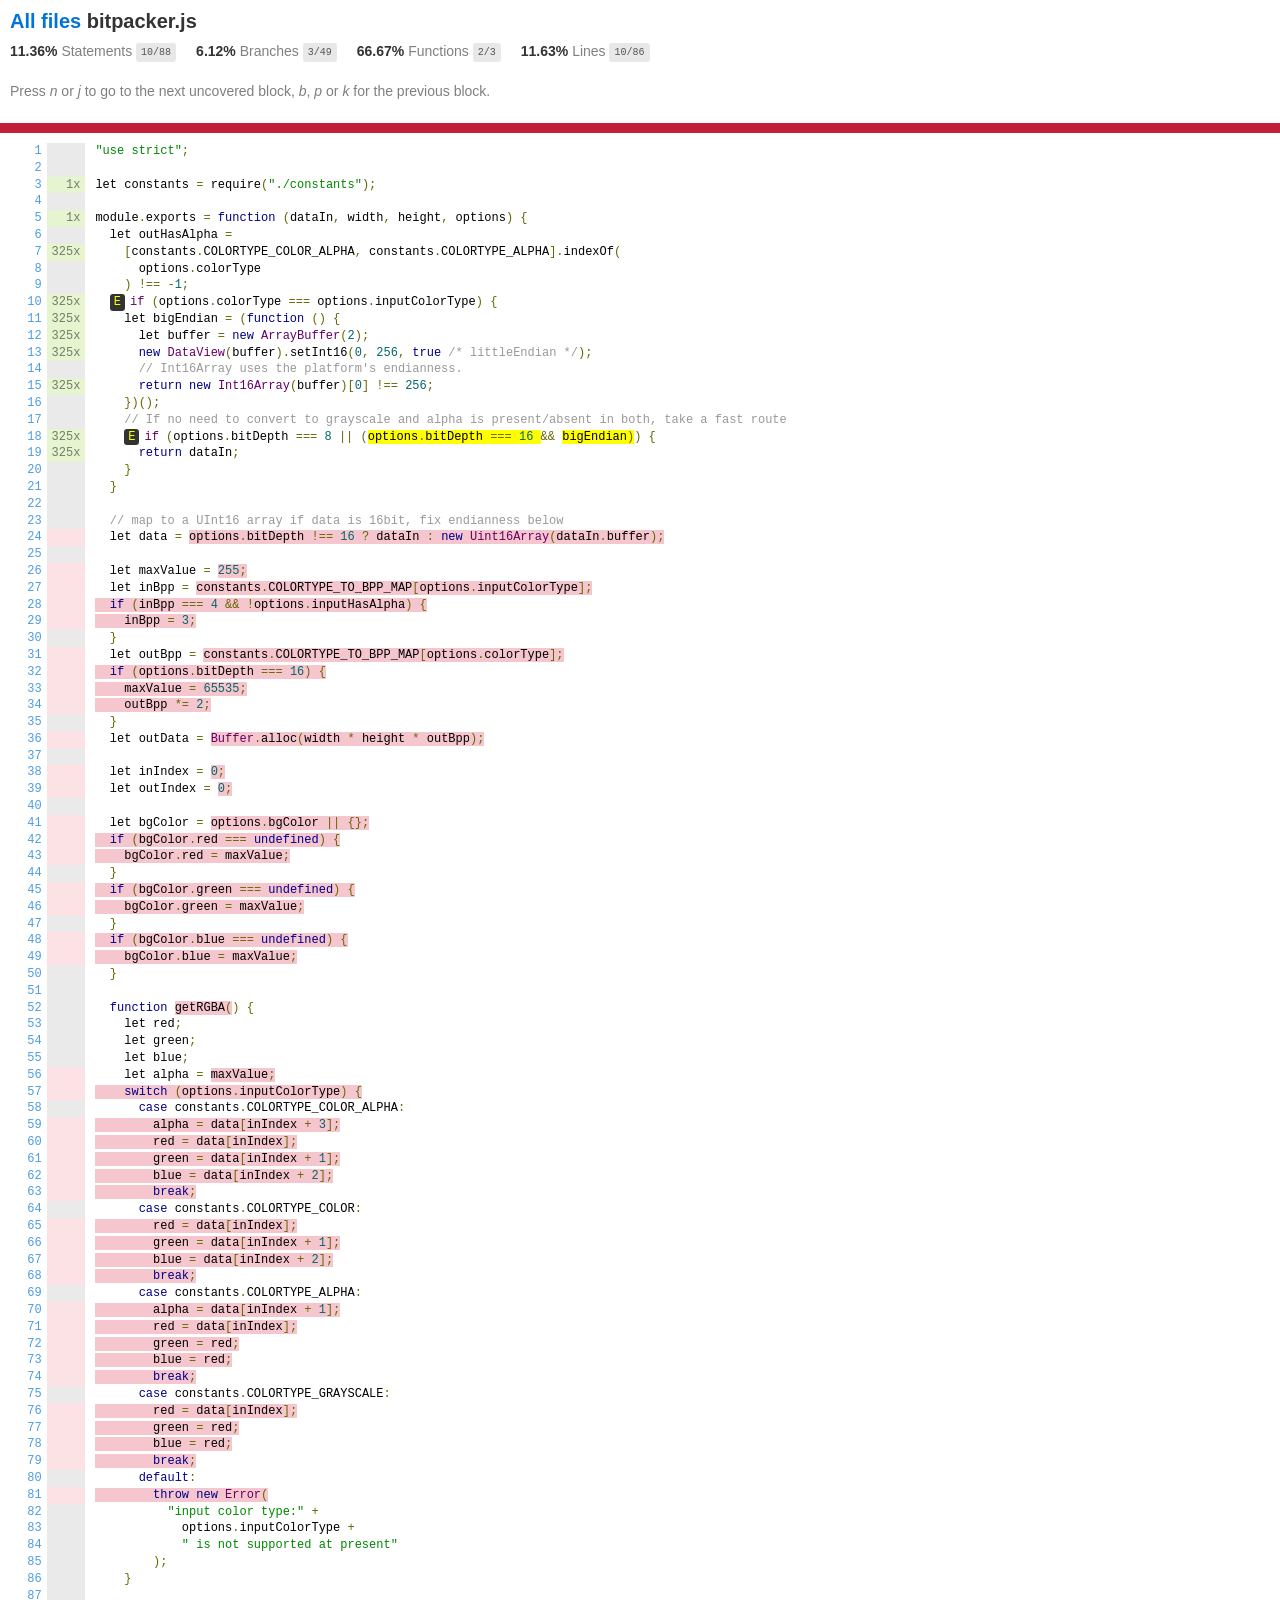
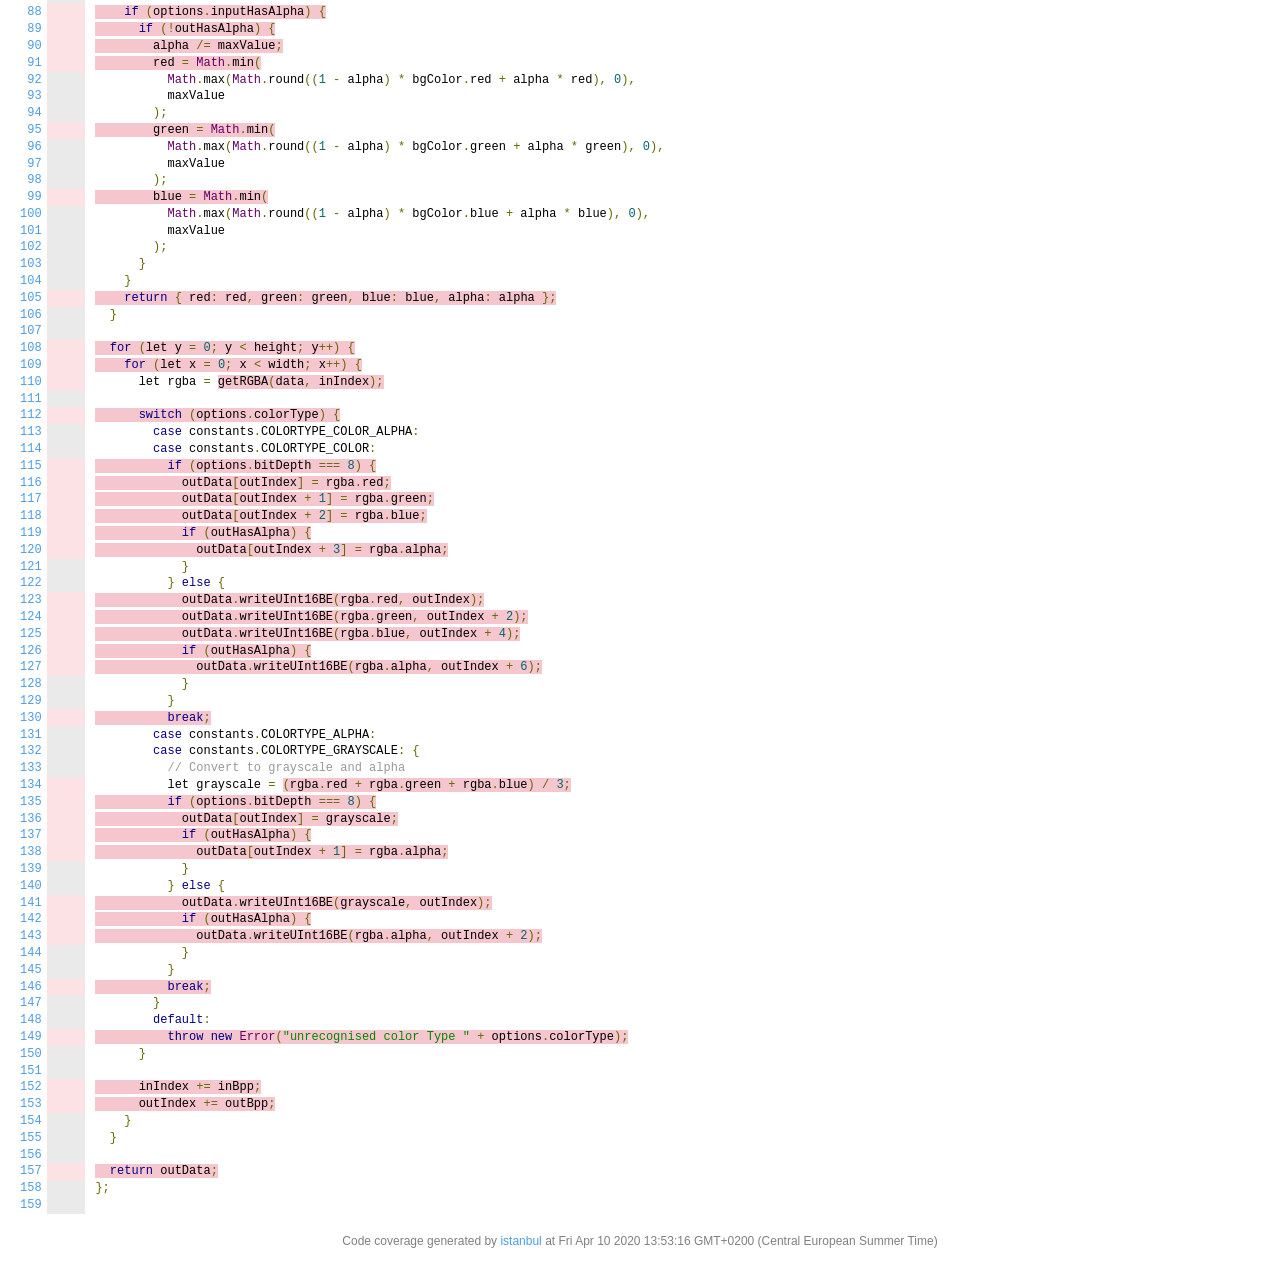
<file: node_modules/pngjs/coverage/lcov-report/bitpacker.js.html>
<!doctype html>
<html lang="en">

<head>
    <title>Code coverage report for bitpacker.js</title>
    <meta charset="utf-8" />
    <link rel="stylesheet" href="prettify.css" />
    <link rel="stylesheet" href="base.css" />
    <link rel="shortcut icon" type="image/x-icon" href="favicon.png" />
    <meta name="viewport" content="width=device-width, initial-scale=1" />
    <style type='text/css'>
        .coverage-summary .sorter {
            background-image: url(sort-arrow-sprite.png);
        }
    </style>
</head>
    
<body>
<div class='wrapper'>
    <div class='pad1'>
        <h1><a href="index.html">All files</a> bitpacker.js</h1>
        <div class='clearfix'>
            
            <div class='fl pad1y space-right2'>
                <span class="strong">11.36% </span>
                <span class="quiet">Statements</span>
                <span class='fraction'>10/88</span>
            </div>
        
            
            <div class='fl pad1y space-right2'>
                <span class="strong">6.12% </span>
                <span class="quiet">Branches</span>
                <span class='fraction'>3/49</span>
            </div>
        
            
            <div class='fl pad1y space-right2'>
                <span class="strong">66.67% </span>
                <span class="quiet">Functions</span>
                <span class='fraction'>2/3</span>
            </div>
        
            
            <div class='fl pad1y space-right2'>
                <span class="strong">11.63% </span>
                <span class="quiet">Lines</span>
                <span class='fraction'>10/86</span>
            </div>
        
            
        </div>
        <p class="quiet">
            Press <em>n</em> or <em>j</em> to go to the next uncovered block, <em>b</em>, <em>p</em> or <em>k</em> for the previous block.
        </p>
    </div>
    <div class='status-line low'></div>
    <pre><table class="coverage">
<tr><td class="line-count quiet"><a name='L1'></a><a href='#L1'>1</a>
<a name='L2'></a><a href='#L2'>2</a>
<a name='L3'></a><a href='#L3'>3</a>
<a name='L4'></a><a href='#L4'>4</a>
<a name='L5'></a><a href='#L5'>5</a>
<a name='L6'></a><a href='#L6'>6</a>
<a name='L7'></a><a href='#L7'>7</a>
<a name='L8'></a><a href='#L8'>8</a>
<a name='L9'></a><a href='#L9'>9</a>
<a name='L10'></a><a href='#L10'>10</a>
<a name='L11'></a><a href='#L11'>11</a>
<a name='L12'></a><a href='#L12'>12</a>
<a name='L13'></a><a href='#L13'>13</a>
<a name='L14'></a><a href='#L14'>14</a>
<a name='L15'></a><a href='#L15'>15</a>
<a name='L16'></a><a href='#L16'>16</a>
<a name='L17'></a><a href='#L17'>17</a>
<a name='L18'></a><a href='#L18'>18</a>
<a name='L19'></a><a href='#L19'>19</a>
<a name='L20'></a><a href='#L20'>20</a>
<a name='L21'></a><a href='#L21'>21</a>
<a name='L22'></a><a href='#L22'>22</a>
<a name='L23'></a><a href='#L23'>23</a>
<a name='L24'></a><a href='#L24'>24</a>
<a name='L25'></a><a href='#L25'>25</a>
<a name='L26'></a><a href='#L26'>26</a>
<a name='L27'></a><a href='#L27'>27</a>
<a name='L28'></a><a href='#L28'>28</a>
<a name='L29'></a><a href='#L29'>29</a>
<a name='L30'></a><a href='#L30'>30</a>
<a name='L31'></a><a href='#L31'>31</a>
<a name='L32'></a><a href='#L32'>32</a>
<a name='L33'></a><a href='#L33'>33</a>
<a name='L34'></a><a href='#L34'>34</a>
<a name='L35'></a><a href='#L35'>35</a>
<a name='L36'></a><a href='#L36'>36</a>
<a name='L37'></a><a href='#L37'>37</a>
<a name='L38'></a><a href='#L38'>38</a>
<a name='L39'></a><a href='#L39'>39</a>
<a name='L40'></a><a href='#L40'>40</a>
<a name='L41'></a><a href='#L41'>41</a>
<a name='L42'></a><a href='#L42'>42</a>
<a name='L43'></a><a href='#L43'>43</a>
<a name='L44'></a><a href='#L44'>44</a>
<a name='L45'></a><a href='#L45'>45</a>
<a name='L46'></a><a href='#L46'>46</a>
<a name='L47'></a><a href='#L47'>47</a>
<a name='L48'></a><a href='#L48'>48</a>
<a name='L49'></a><a href='#L49'>49</a>
<a name='L50'></a><a href='#L50'>50</a>
<a name='L51'></a><a href='#L51'>51</a>
<a name='L52'></a><a href='#L52'>52</a>
<a name='L53'></a><a href='#L53'>53</a>
<a name='L54'></a><a href='#L54'>54</a>
<a name='L55'></a><a href='#L55'>55</a>
<a name='L56'></a><a href='#L56'>56</a>
<a name='L57'></a><a href='#L57'>57</a>
<a name='L58'></a><a href='#L58'>58</a>
<a name='L59'></a><a href='#L59'>59</a>
<a name='L60'></a><a href='#L60'>60</a>
<a name='L61'></a><a href='#L61'>61</a>
<a name='L62'></a><a href='#L62'>62</a>
<a name='L63'></a><a href='#L63'>63</a>
<a name='L64'></a><a href='#L64'>64</a>
<a name='L65'></a><a href='#L65'>65</a>
<a name='L66'></a><a href='#L66'>66</a>
<a name='L67'></a><a href='#L67'>67</a>
<a name='L68'></a><a href='#L68'>68</a>
<a name='L69'></a><a href='#L69'>69</a>
<a name='L70'></a><a href='#L70'>70</a>
<a name='L71'></a><a href='#L71'>71</a>
<a name='L72'></a><a href='#L72'>72</a>
<a name='L73'></a><a href='#L73'>73</a>
<a name='L74'></a><a href='#L74'>74</a>
<a name='L75'></a><a href='#L75'>75</a>
<a name='L76'></a><a href='#L76'>76</a>
<a name='L77'></a><a href='#L77'>77</a>
<a name='L78'></a><a href='#L78'>78</a>
<a name='L79'></a><a href='#L79'>79</a>
<a name='L80'></a><a href='#L80'>80</a>
<a name='L81'></a><a href='#L81'>81</a>
<a name='L82'></a><a href='#L82'>82</a>
<a name='L83'></a><a href='#L83'>83</a>
<a name='L84'></a><a href='#L84'>84</a>
<a name='L85'></a><a href='#L85'>85</a>
<a name='L86'></a><a href='#L86'>86</a>
<a name='L87'></a><a href='#L87'>87</a>
<a name='L88'></a><a href='#L88'>88</a>
<a name='L89'></a><a href='#L89'>89</a>
<a name='L90'></a><a href='#L90'>90</a>
<a name='L91'></a><a href='#L91'>91</a>
<a name='L92'></a><a href='#L92'>92</a>
<a name='L93'></a><a href='#L93'>93</a>
<a name='L94'></a><a href='#L94'>94</a>
<a name='L95'></a><a href='#L95'>95</a>
<a name='L96'></a><a href='#L96'>96</a>
<a name='L97'></a><a href='#L97'>97</a>
<a name='L98'></a><a href='#L98'>98</a>
<a name='L99'></a><a href='#L99'>99</a>
<a name='L100'></a><a href='#L100'>100</a>
<a name='L101'></a><a href='#L101'>101</a>
<a name='L102'></a><a href='#L102'>102</a>
<a name='L103'></a><a href='#L103'>103</a>
<a name='L104'></a><a href='#L104'>104</a>
<a name='L105'></a><a href='#L105'>105</a>
<a name='L106'></a><a href='#L106'>106</a>
<a name='L107'></a><a href='#L107'>107</a>
<a name='L108'></a><a href='#L108'>108</a>
<a name='L109'></a><a href='#L109'>109</a>
<a name='L110'></a><a href='#L110'>110</a>
<a name='L111'></a><a href='#L111'>111</a>
<a name='L112'></a><a href='#L112'>112</a>
<a name='L113'></a><a href='#L113'>113</a>
<a name='L114'></a><a href='#L114'>114</a>
<a name='L115'></a><a href='#L115'>115</a>
<a name='L116'></a><a href='#L116'>116</a>
<a name='L117'></a><a href='#L117'>117</a>
<a name='L118'></a><a href='#L118'>118</a>
<a name='L119'></a><a href='#L119'>119</a>
<a name='L120'></a><a href='#L120'>120</a>
<a name='L121'></a><a href='#L121'>121</a>
<a name='L122'></a><a href='#L122'>122</a>
<a name='L123'></a><a href='#L123'>123</a>
<a name='L124'></a><a href='#L124'>124</a>
<a name='L125'></a><a href='#L125'>125</a>
<a name='L126'></a><a href='#L126'>126</a>
<a name='L127'></a><a href='#L127'>127</a>
<a name='L128'></a><a href='#L128'>128</a>
<a name='L129'></a><a href='#L129'>129</a>
<a name='L130'></a><a href='#L130'>130</a>
<a name='L131'></a><a href='#L131'>131</a>
<a name='L132'></a><a href='#L132'>132</a>
<a name='L133'></a><a href='#L133'>133</a>
<a name='L134'></a><a href='#L134'>134</a>
<a name='L135'></a><a href='#L135'>135</a>
<a name='L136'></a><a href='#L136'>136</a>
<a name='L137'></a><a href='#L137'>137</a>
<a name='L138'></a><a href='#L138'>138</a>
<a name='L139'></a><a href='#L139'>139</a>
<a name='L140'></a><a href='#L140'>140</a>
<a name='L141'></a><a href='#L141'>141</a>
<a name='L142'></a><a href='#L142'>142</a>
<a name='L143'></a><a href='#L143'>143</a>
<a name='L144'></a><a href='#L144'>144</a>
<a name='L145'></a><a href='#L145'>145</a>
<a name='L146'></a><a href='#L146'>146</a>
<a name='L147'></a><a href='#L147'>147</a>
<a name='L148'></a><a href='#L148'>148</a>
<a name='L149'></a><a href='#L149'>149</a>
<a name='L150'></a><a href='#L150'>150</a>
<a name='L151'></a><a href='#L151'>151</a>
<a name='L152'></a><a href='#L152'>152</a>
<a name='L153'></a><a href='#L153'>153</a>
<a name='L154'></a><a href='#L154'>154</a>
<a name='L155'></a><a href='#L155'>155</a>
<a name='L156'></a><a href='#L156'>156</a>
<a name='L157'></a><a href='#L157'>157</a>
<a name='L158'></a><a href='#L158'>158</a>
<a name='L159'></a><a href='#L159'>159</a></td><td class="line-coverage quiet"><span class="cline-any cline-neutral">&nbsp;</span>
<span class="cline-any cline-neutral">&nbsp;</span>
<span class="cline-any cline-yes">1x</span>
<span class="cline-any cline-neutral">&nbsp;</span>
<span class="cline-any cline-yes">1x</span>
<span class="cline-any cline-neutral">&nbsp;</span>
<span class="cline-any cline-yes">325x</span>
<span class="cline-any cline-neutral">&nbsp;</span>
<span class="cline-any cline-neutral">&nbsp;</span>
<span class="cline-any cline-yes">325x</span>
<span class="cline-any cline-yes">325x</span>
<span class="cline-any cline-yes">325x</span>
<span class="cline-any cline-yes">325x</span>
<span class="cline-any cline-neutral">&nbsp;</span>
<span class="cline-any cline-yes">325x</span>
<span class="cline-any cline-neutral">&nbsp;</span>
<span class="cline-any cline-neutral">&nbsp;</span>
<span class="cline-any cline-yes">325x</span>
<span class="cline-any cline-yes">325x</span>
<span class="cline-any cline-neutral">&nbsp;</span>
<span class="cline-any cline-neutral">&nbsp;</span>
<span class="cline-any cline-neutral">&nbsp;</span>
<span class="cline-any cline-neutral">&nbsp;</span>
<span class="cline-any cline-no">&nbsp;</span>
<span class="cline-any cline-neutral">&nbsp;</span>
<span class="cline-any cline-no">&nbsp;</span>
<span class="cline-any cline-no">&nbsp;</span>
<span class="cline-any cline-no">&nbsp;</span>
<span class="cline-any cline-no">&nbsp;</span>
<span class="cline-any cline-neutral">&nbsp;</span>
<span class="cline-any cline-no">&nbsp;</span>
<span class="cline-any cline-no">&nbsp;</span>
<span class="cline-any cline-no">&nbsp;</span>
<span class="cline-any cline-no">&nbsp;</span>
<span class="cline-any cline-neutral">&nbsp;</span>
<span class="cline-any cline-no">&nbsp;</span>
<span class="cline-any cline-neutral">&nbsp;</span>
<span class="cline-any cline-no">&nbsp;</span>
<span class="cline-any cline-no">&nbsp;</span>
<span class="cline-any cline-neutral">&nbsp;</span>
<span class="cline-any cline-no">&nbsp;</span>
<span class="cline-any cline-no">&nbsp;</span>
<span class="cline-any cline-no">&nbsp;</span>
<span class="cline-any cline-neutral">&nbsp;</span>
<span class="cline-any cline-no">&nbsp;</span>
<span class="cline-any cline-no">&nbsp;</span>
<span class="cline-any cline-neutral">&nbsp;</span>
<span class="cline-any cline-no">&nbsp;</span>
<span class="cline-any cline-no">&nbsp;</span>
<span class="cline-any cline-neutral">&nbsp;</span>
<span class="cline-any cline-neutral">&nbsp;</span>
<span class="cline-any cline-neutral">&nbsp;</span>
<span class="cline-any cline-neutral">&nbsp;</span>
<span class="cline-any cline-neutral">&nbsp;</span>
<span class="cline-any cline-neutral">&nbsp;</span>
<span class="cline-any cline-no">&nbsp;</span>
<span class="cline-any cline-no">&nbsp;</span>
<span class="cline-any cline-neutral">&nbsp;</span>
<span class="cline-any cline-no">&nbsp;</span>
<span class="cline-any cline-no">&nbsp;</span>
<span class="cline-any cline-no">&nbsp;</span>
<span class="cline-any cline-no">&nbsp;</span>
<span class="cline-any cline-no">&nbsp;</span>
<span class="cline-any cline-neutral">&nbsp;</span>
<span class="cline-any cline-no">&nbsp;</span>
<span class="cline-any cline-no">&nbsp;</span>
<span class="cline-any cline-no">&nbsp;</span>
<span class="cline-any cline-no">&nbsp;</span>
<span class="cline-any cline-neutral">&nbsp;</span>
<span class="cline-any cline-no">&nbsp;</span>
<span class="cline-any cline-no">&nbsp;</span>
<span class="cline-any cline-no">&nbsp;</span>
<span class="cline-any cline-no">&nbsp;</span>
<span class="cline-any cline-no">&nbsp;</span>
<span class="cline-any cline-neutral">&nbsp;</span>
<span class="cline-any cline-no">&nbsp;</span>
<span class="cline-any cline-no">&nbsp;</span>
<span class="cline-any cline-no">&nbsp;</span>
<span class="cline-any cline-no">&nbsp;</span>
<span class="cline-any cline-neutral">&nbsp;</span>
<span class="cline-any cline-no">&nbsp;</span>
<span class="cline-any cline-neutral">&nbsp;</span>
<span class="cline-any cline-neutral">&nbsp;</span>
<span class="cline-any cline-neutral">&nbsp;</span>
<span class="cline-any cline-neutral">&nbsp;</span>
<span class="cline-any cline-neutral">&nbsp;</span>
<span class="cline-any cline-neutral">&nbsp;</span>
<span class="cline-any cline-no">&nbsp;</span>
<span class="cline-any cline-no">&nbsp;</span>
<span class="cline-any cline-no">&nbsp;</span>
<span class="cline-any cline-no">&nbsp;</span>
<span class="cline-any cline-neutral">&nbsp;</span>
<span class="cline-any cline-neutral">&nbsp;</span>
<span class="cline-any cline-neutral">&nbsp;</span>
<span class="cline-any cline-no">&nbsp;</span>
<span class="cline-any cline-neutral">&nbsp;</span>
<span class="cline-any cline-neutral">&nbsp;</span>
<span class="cline-any cline-neutral">&nbsp;</span>
<span class="cline-any cline-no">&nbsp;</span>
<span class="cline-any cline-neutral">&nbsp;</span>
<span class="cline-any cline-neutral">&nbsp;</span>
<span class="cline-any cline-neutral">&nbsp;</span>
<span class="cline-any cline-neutral">&nbsp;</span>
<span class="cline-any cline-neutral">&nbsp;</span>
<span class="cline-any cline-no">&nbsp;</span>
<span class="cline-any cline-neutral">&nbsp;</span>
<span class="cline-any cline-neutral">&nbsp;</span>
<span class="cline-any cline-no">&nbsp;</span>
<span class="cline-any cline-no">&nbsp;</span>
<span class="cline-any cline-no">&nbsp;</span>
<span class="cline-any cline-neutral">&nbsp;</span>
<span class="cline-any cline-no">&nbsp;</span>
<span class="cline-any cline-neutral">&nbsp;</span>
<span class="cline-any cline-neutral">&nbsp;</span>
<span class="cline-any cline-no">&nbsp;</span>
<span class="cline-any cline-no">&nbsp;</span>
<span class="cline-any cline-no">&nbsp;</span>
<span class="cline-any cline-no">&nbsp;</span>
<span class="cline-any cline-no">&nbsp;</span>
<span class="cline-any cline-no">&nbsp;</span>
<span class="cline-any cline-neutral">&nbsp;</span>
<span class="cline-any cline-neutral">&nbsp;</span>
<span class="cline-any cline-no">&nbsp;</span>
<span class="cline-any cline-no">&nbsp;</span>
<span class="cline-any cline-no">&nbsp;</span>
<span class="cline-any cline-no">&nbsp;</span>
<span class="cline-any cline-no">&nbsp;</span>
<span class="cline-any cline-neutral">&nbsp;</span>
<span class="cline-any cline-neutral">&nbsp;</span>
<span class="cline-any cline-no">&nbsp;</span>
<span class="cline-any cline-neutral">&nbsp;</span>
<span class="cline-any cline-neutral">&nbsp;</span>
<span class="cline-any cline-neutral">&nbsp;</span>
<span class="cline-any cline-no">&nbsp;</span>
<span class="cline-any cline-no">&nbsp;</span>
<span class="cline-any cline-no">&nbsp;</span>
<span class="cline-any cline-no">&nbsp;</span>
<span class="cline-any cline-no">&nbsp;</span>
<span class="cline-any cline-neutral">&nbsp;</span>
<span class="cline-any cline-neutral">&nbsp;</span>
<span class="cline-any cline-no">&nbsp;</span>
<span class="cline-any cline-no">&nbsp;</span>
<span class="cline-any cline-no">&nbsp;</span>
<span class="cline-any cline-neutral">&nbsp;</span>
<span class="cline-any cline-neutral">&nbsp;</span>
<span class="cline-any cline-no">&nbsp;</span>
<span class="cline-any cline-neutral">&nbsp;</span>
<span class="cline-any cline-neutral">&nbsp;</span>
<span class="cline-any cline-no">&nbsp;</span>
<span class="cline-any cline-neutral">&nbsp;</span>
<span class="cline-any cline-neutral">&nbsp;</span>
<span class="cline-any cline-no">&nbsp;</span>
<span class="cline-any cline-no">&nbsp;</span>
<span class="cline-any cline-neutral">&nbsp;</span>
<span class="cline-any cline-neutral">&nbsp;</span>
<span class="cline-any cline-neutral">&nbsp;</span>
<span class="cline-any cline-no">&nbsp;</span>
<span class="cline-any cline-neutral">&nbsp;</span>
<span class="cline-any cline-neutral">&nbsp;</span></td><td class="text"><pre class="prettyprint lang-js">"use strict";
&nbsp;
let constants = require("./constants");
&nbsp;
module.exports = function (dataIn, width, height, options) {
  let outHasAlpha =
    [constants.COLORTYPE_COLOR_ALPHA, constants.COLORTYPE_ALPHA].indexOf(
      options.colorType
    ) !== -1;
  <span class="missing-if-branch" title="else path not taken" >E</span>if (options.colorType === options.inputColorType) {
    let bigEndian = (function () {
      let buffer = new ArrayBuffer(2);
      new DataView(buffer).setInt16(0, 256, true /* littleEndian */);
      // Int16Array uses the platform's endianness.
      return new Int16Array(buffer)[0] !== 256;
    })();
    // If no need to convert to grayscale and alpha is present/absent in both, take a fast route
    <span class="missing-if-branch" title="else path not taken" >E</span>if (options.bitDepth === 8 || (<span class="branch-1 cbranch-no" title="branch not covered" >options.bitDepth === 16 </span>&amp;&amp; <span class="branch-2 cbranch-no" title="branch not covered" >bigEndian)</span>) {
      return dataIn;
    }
  }
&nbsp;
  // map to a UInt16 array if data is 16bit, fix endianness below
  let data = <span class="cstat-no" title="statement not covered" >options.bitDepth !== 16 ? dataIn : new Uint16Array(dataIn.buffer);</span>
&nbsp;
  let maxValue = <span class="cstat-no" title="statement not covered" >255;</span>
  let inBpp = <span class="cstat-no" title="statement not covered" >constants.COLORTYPE_TO_BPP_MAP[options.inputColorType];</span>
<span class="cstat-no" title="statement not covered" >  if (inBpp === 4 &amp;&amp; !options.inputHasAlpha) {</span>
<span class="cstat-no" title="statement not covered" >    inBpp = 3;</span>
  }
  let outBpp = <span class="cstat-no" title="statement not covered" >constants.COLORTYPE_TO_BPP_MAP[options.colorType];</span>
<span class="cstat-no" title="statement not covered" >  if (options.bitDepth === 16) {</span>
<span class="cstat-no" title="statement not covered" >    maxValue = 65535;</span>
<span class="cstat-no" title="statement not covered" >    outBpp *= 2;</span>
  }
  let outData = <span class="cstat-no" title="statement not covered" >Buffer.alloc(width * height * outBpp);</span>
&nbsp;
  let inIndex = <span class="cstat-no" title="statement not covered" >0;</span>
  let outIndex = <span class="cstat-no" title="statement not covered" >0;</span>
&nbsp;
  let bgColor = <span class="cstat-no" title="statement not covered" >options.bgColor || {};</span>
<span class="cstat-no" title="statement not covered" >  if (bgColor.red === undefined) {</span>
<span class="cstat-no" title="statement not covered" >    bgColor.red = maxValue;</span>
  }
<span class="cstat-no" title="statement not covered" >  if (bgColor.green === undefined) {</span>
<span class="cstat-no" title="statement not covered" >    bgColor.green = maxValue;</span>
  }
<span class="cstat-no" title="statement not covered" >  if (bgColor.blue === undefined) {</span>
<span class="cstat-no" title="statement not covered" >    bgColor.blue = maxValue;</span>
  }
&nbsp;
  function <span class="fstat-no" title="function not covered" >getRGBA(</span>) {
    let red;
    let green;
    let blue;
    let alpha = <span class="cstat-no" title="statement not covered" >maxValue;</span>
<span class="cstat-no" title="statement not covered" >    switch (options.inputColorType) {</span>
      case constants.COLORTYPE_COLOR_ALPHA:
<span class="cstat-no" title="statement not covered" >        alpha = data[inIndex + 3];</span>
<span class="cstat-no" title="statement not covered" >        red = data[inIndex];</span>
<span class="cstat-no" title="statement not covered" >        green = data[inIndex + 1];</span>
<span class="cstat-no" title="statement not covered" >        blue = data[inIndex + 2];</span>
<span class="cstat-no" title="statement not covered" >        break;</span>
      case constants.COLORTYPE_COLOR:
<span class="cstat-no" title="statement not covered" >        red = data[inIndex];</span>
<span class="cstat-no" title="statement not covered" >        green = data[inIndex + 1];</span>
<span class="cstat-no" title="statement not covered" >        blue = data[inIndex + 2];</span>
<span class="cstat-no" title="statement not covered" >        break;</span>
      case constants.COLORTYPE_ALPHA:
<span class="cstat-no" title="statement not covered" >        alpha = data[inIndex + 1];</span>
<span class="cstat-no" title="statement not covered" >        red = data[inIndex];</span>
<span class="cstat-no" title="statement not covered" >        green = red;</span>
<span class="cstat-no" title="statement not covered" >        blue = red;</span>
<span class="cstat-no" title="statement not covered" >        break;</span>
      case constants.COLORTYPE_GRAYSCALE:
<span class="cstat-no" title="statement not covered" >        red = data[inIndex];</span>
<span class="cstat-no" title="statement not covered" >        green = red;</span>
<span class="cstat-no" title="statement not covered" >        blue = red;</span>
<span class="cstat-no" title="statement not covered" >        break;</span>
      default:
<span class="cstat-no" title="statement not covered" >        throw new Error(</span>
          "input color type:" +
            options.inputColorType +
            " is not supported at present"
        );
    }
&nbsp;
<span class="cstat-no" title="statement not covered" >    if (options.inputHasAlpha) {</span>
<span class="cstat-no" title="statement not covered" >      if (!outHasAlpha) {</span>
<span class="cstat-no" title="statement not covered" >        alpha /= maxValue;</span>
<span class="cstat-no" title="statement not covered" >        red = Math.min(</span>
          Math.max(Math.round((1 - alpha) * bgColor.red + alpha * red), 0),
          maxValue
        );
<span class="cstat-no" title="statement not covered" >        green = Math.min(</span>
          Math.max(Math.round((1 - alpha) * bgColor.green + alpha * green), 0),
          maxValue
        );
<span class="cstat-no" title="statement not covered" >        blue = Math.min(</span>
          Math.max(Math.round((1 - alpha) * bgColor.blue + alpha * blue), 0),
          maxValue
        );
      }
    }
<span class="cstat-no" title="statement not covered" >    return { red: red, green: green, blue: blue, alpha: alpha };</span>
  }
&nbsp;
<span class="cstat-no" title="statement not covered" >  for (let y = <span class="cstat-no" title="statement not covered" >0;</span> y &lt; height; y++) {</span>
<span class="cstat-no" title="statement not covered" >    for (let x = <span class="cstat-no" title="statement not covered" >0;</span> x &lt; width; x++) {</span>
      let rgba = <span class="cstat-no" title="statement not covered" >getRGBA(data, inIndex);</span>
&nbsp;
<span class="cstat-no" title="statement not covered" >      switch (options.colorType) {</span>
        case constants.COLORTYPE_COLOR_ALPHA:
        case constants.COLORTYPE_COLOR:
<span class="cstat-no" title="statement not covered" >          if (options.bitDepth === 8) {</span>
<span class="cstat-no" title="statement not covered" >            outData[outIndex] = rgba.red;</span>
<span class="cstat-no" title="statement not covered" >            outData[outIndex + 1] = rgba.green;</span>
<span class="cstat-no" title="statement not covered" >            outData[outIndex + 2] = rgba.blue;</span>
<span class="cstat-no" title="statement not covered" >            if (outHasAlpha) {</span>
<span class="cstat-no" title="statement not covered" >              outData[outIndex + 3] = rgba.alpha;</span>
            }
          } else {
<span class="cstat-no" title="statement not covered" >            outData.writeUInt16BE(rgba.red, outIndex);</span>
<span class="cstat-no" title="statement not covered" >            outData.writeUInt16BE(rgba.green, outIndex + 2);</span>
<span class="cstat-no" title="statement not covered" >            outData.writeUInt16BE(rgba.blue, outIndex + 4);</span>
<span class="cstat-no" title="statement not covered" >            if (outHasAlpha) {</span>
<span class="cstat-no" title="statement not covered" >              outData.writeUInt16BE(rgba.alpha, outIndex + 6);</span>
            }
          }
<span class="cstat-no" title="statement not covered" >          break;</span>
        case constants.COLORTYPE_ALPHA:
        case constants.COLORTYPE_GRAYSCALE: {
          // Convert to grayscale and alpha
          let grayscale = <span class="cstat-no" title="statement not covered" >(rgba.red + rgba.green + rgba.blue) / 3;</span>
<span class="cstat-no" title="statement not covered" >          if (options.bitDepth === 8) {</span>
<span class="cstat-no" title="statement not covered" >            outData[outIndex] = grayscale;</span>
<span class="cstat-no" title="statement not covered" >            if (outHasAlpha) {</span>
<span class="cstat-no" title="statement not covered" >              outData[outIndex + 1] = rgba.alpha;</span>
            }
          } else {
<span class="cstat-no" title="statement not covered" >            outData.writeUInt16BE(grayscale, outIndex);</span>
<span class="cstat-no" title="statement not covered" >            if (outHasAlpha) {</span>
<span class="cstat-no" title="statement not covered" >              outData.writeUInt16BE(rgba.alpha, outIndex + 2);</span>
            }
          }
<span class="cstat-no" title="statement not covered" >          break;</span>
        }
        default:
<span class="cstat-no" title="statement not covered" >          throw new Error("unrecognised color Type " + options.colorType);</span>
      }
&nbsp;
<span class="cstat-no" title="statement not covered" >      inIndex += inBpp;</span>
<span class="cstat-no" title="statement not covered" >      outIndex += outBpp;</span>
    }
  }
&nbsp;
<span class="cstat-no" title="statement not covered" >  return outData;</span>
};
&nbsp;</pre></td></tr></table></pre>

                <div class='push'></div><!-- for sticky footer -->
            </div><!-- /wrapper -->
            <div class='footer quiet pad2 space-top1 center small'>
                Code coverage generated by
                <a href="https://istanbul.js.org/" target="_blank">istanbul</a>
                at Fri Apr 10 2020 13:53:16 GMT+0200 (Central European Summer Time)
            </div>
        </div>
        <script src="prettify.js"></script>
        <script>
            window.onload = function () {
                prettyPrint();
            };
        </script>
        <script src="sorter.js"></script>
        <script src="block-navigation.js"></script>
    </body>
</html>
</file>
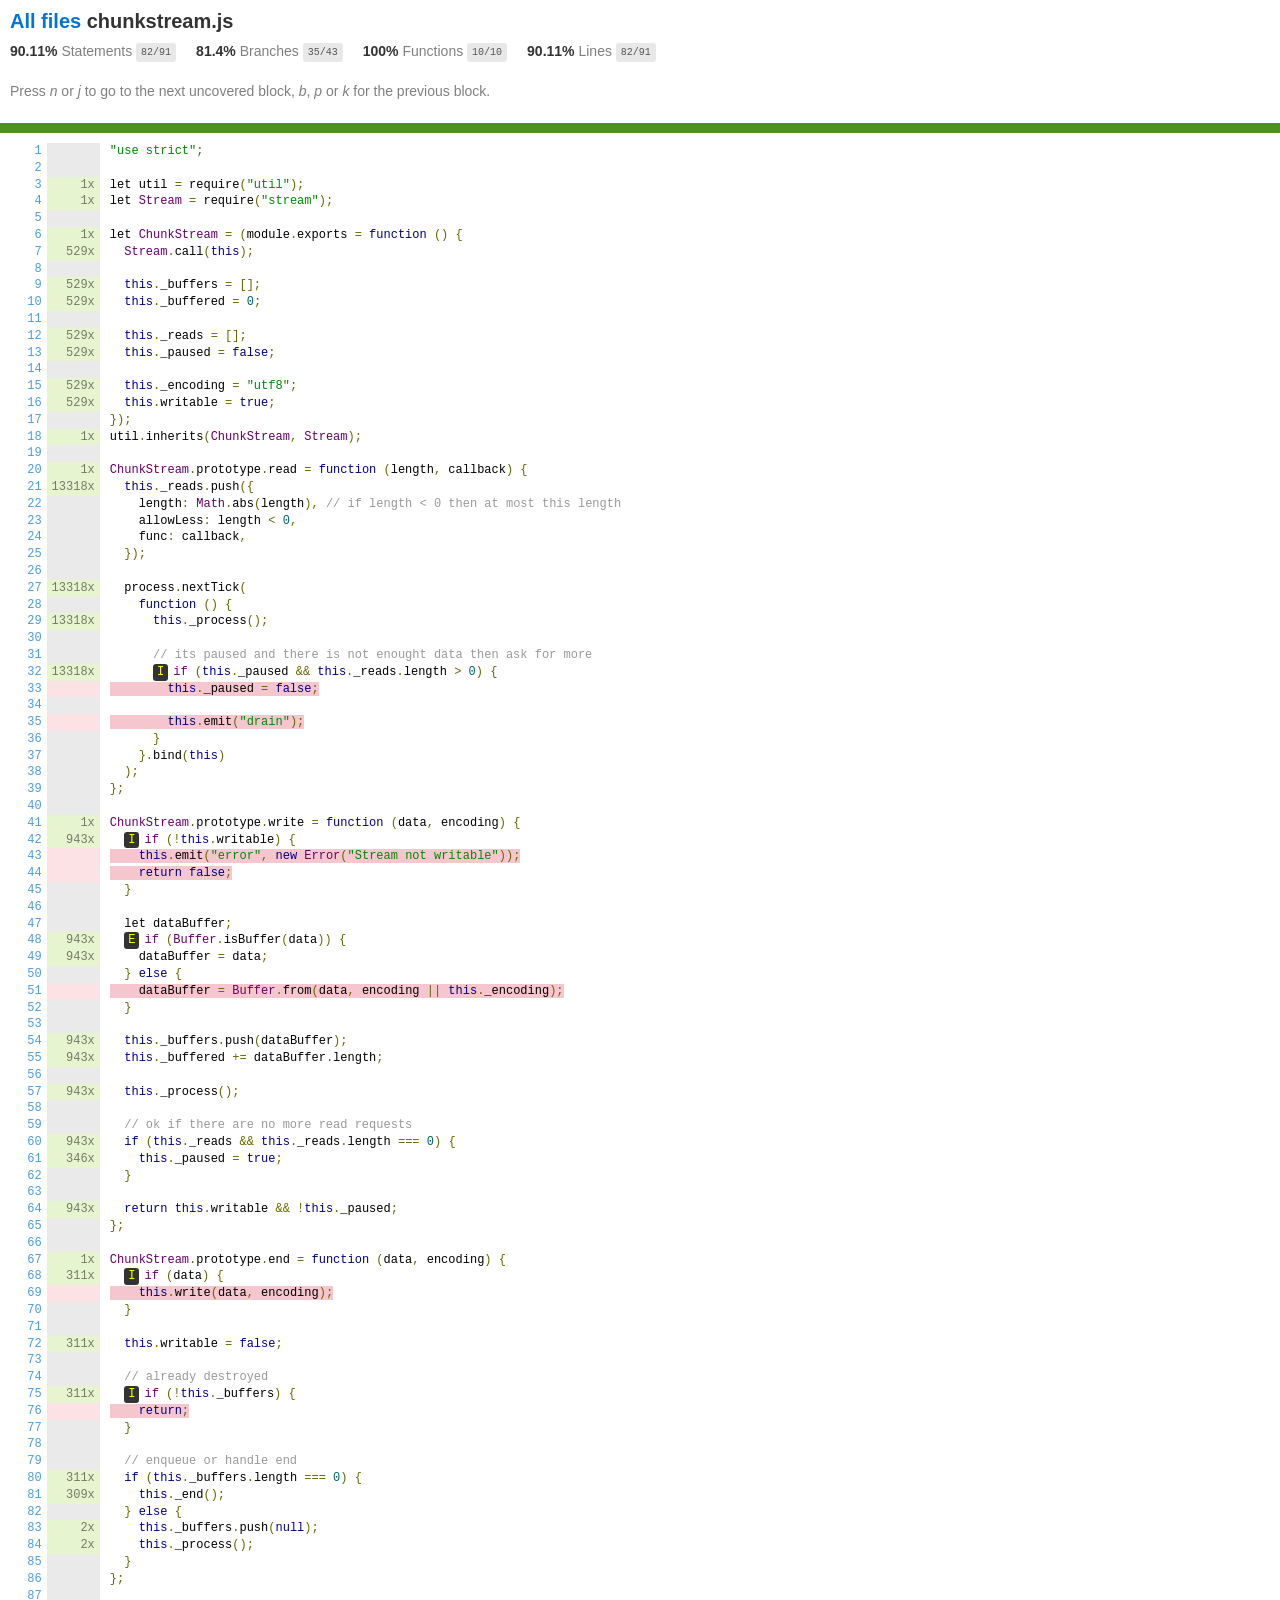
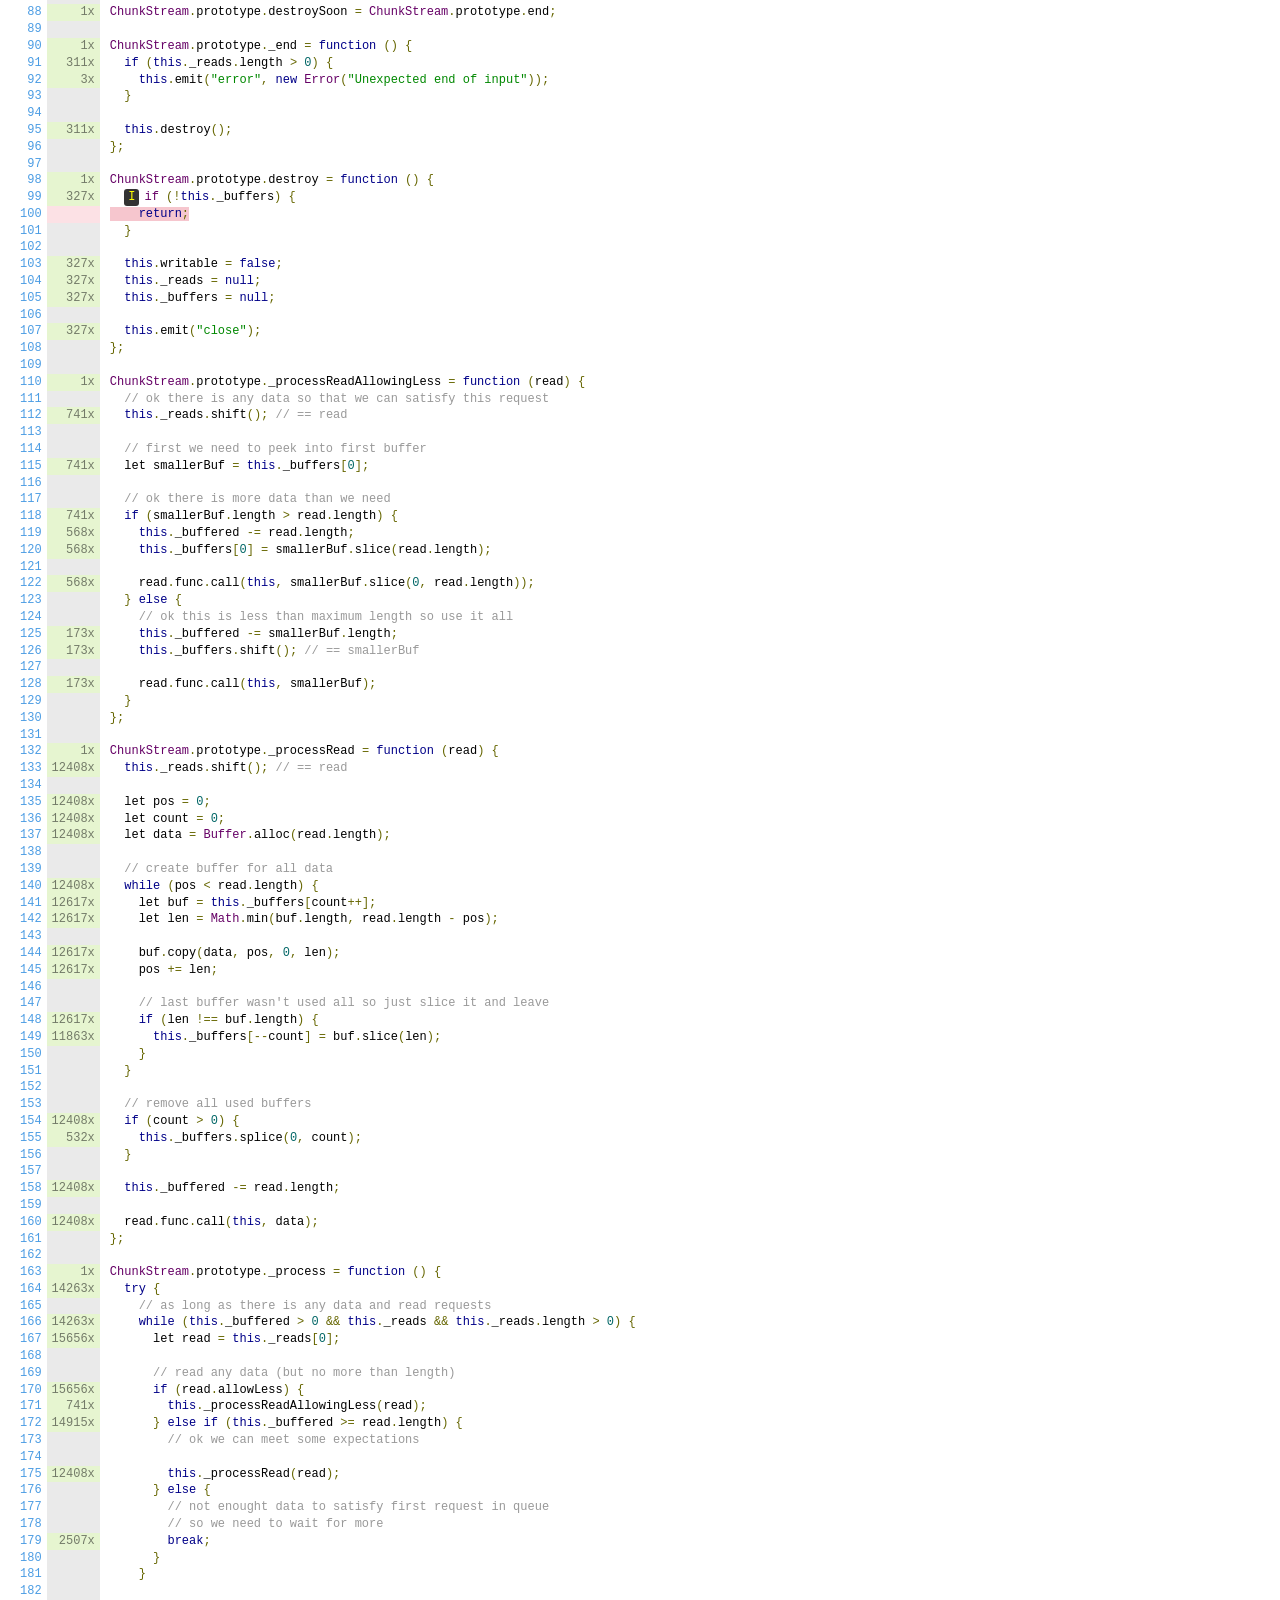
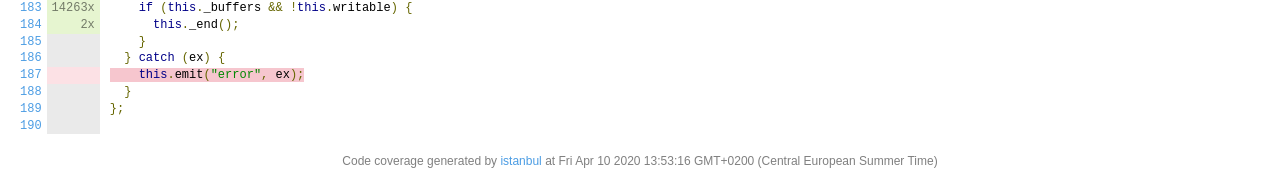
<file: node_modules/pngjs/coverage/lcov-report/chunkstream.js.html>
<!doctype html>
<html lang="en">

<head>
    <title>Code coverage report for chunkstream.js</title>
    <meta charset="utf-8" />
    <link rel="stylesheet" href="prettify.css" />
    <link rel="stylesheet" href="base.css" />
    <link rel="shortcut icon" type="image/x-icon" href="favicon.png" />
    <meta name="viewport" content="width=device-width, initial-scale=1" />
    <style type='text/css'>
        .coverage-summary .sorter {
            background-image: url(sort-arrow-sprite.png);
        }
    </style>
</head>
    
<body>
<div class='wrapper'>
    <div class='pad1'>
        <h1><a href="index.html">All files</a> chunkstream.js</h1>
        <div class='clearfix'>
            
            <div class='fl pad1y space-right2'>
                <span class="strong">90.11% </span>
                <span class="quiet">Statements</span>
                <span class='fraction'>82/91</span>
            </div>
        
            
            <div class='fl pad1y space-right2'>
                <span class="strong">81.4% </span>
                <span class="quiet">Branches</span>
                <span class='fraction'>35/43</span>
            </div>
        
            
            <div class='fl pad1y space-right2'>
                <span class="strong">100% </span>
                <span class="quiet">Functions</span>
                <span class='fraction'>10/10</span>
            </div>
        
            
            <div class='fl pad1y space-right2'>
                <span class="strong">90.11% </span>
                <span class="quiet">Lines</span>
                <span class='fraction'>82/91</span>
            </div>
        
            
        </div>
        <p class="quiet">
            Press <em>n</em> or <em>j</em> to go to the next uncovered block, <em>b</em>, <em>p</em> or <em>k</em> for the previous block.
        </p>
    </div>
    <div class='status-line high'></div>
    <pre><table class="coverage">
<tr><td class="line-count quiet"><a name='L1'></a><a href='#L1'>1</a>
<a name='L2'></a><a href='#L2'>2</a>
<a name='L3'></a><a href='#L3'>3</a>
<a name='L4'></a><a href='#L4'>4</a>
<a name='L5'></a><a href='#L5'>5</a>
<a name='L6'></a><a href='#L6'>6</a>
<a name='L7'></a><a href='#L7'>7</a>
<a name='L8'></a><a href='#L8'>8</a>
<a name='L9'></a><a href='#L9'>9</a>
<a name='L10'></a><a href='#L10'>10</a>
<a name='L11'></a><a href='#L11'>11</a>
<a name='L12'></a><a href='#L12'>12</a>
<a name='L13'></a><a href='#L13'>13</a>
<a name='L14'></a><a href='#L14'>14</a>
<a name='L15'></a><a href='#L15'>15</a>
<a name='L16'></a><a href='#L16'>16</a>
<a name='L17'></a><a href='#L17'>17</a>
<a name='L18'></a><a href='#L18'>18</a>
<a name='L19'></a><a href='#L19'>19</a>
<a name='L20'></a><a href='#L20'>20</a>
<a name='L21'></a><a href='#L21'>21</a>
<a name='L22'></a><a href='#L22'>22</a>
<a name='L23'></a><a href='#L23'>23</a>
<a name='L24'></a><a href='#L24'>24</a>
<a name='L25'></a><a href='#L25'>25</a>
<a name='L26'></a><a href='#L26'>26</a>
<a name='L27'></a><a href='#L27'>27</a>
<a name='L28'></a><a href='#L28'>28</a>
<a name='L29'></a><a href='#L29'>29</a>
<a name='L30'></a><a href='#L30'>30</a>
<a name='L31'></a><a href='#L31'>31</a>
<a name='L32'></a><a href='#L32'>32</a>
<a name='L33'></a><a href='#L33'>33</a>
<a name='L34'></a><a href='#L34'>34</a>
<a name='L35'></a><a href='#L35'>35</a>
<a name='L36'></a><a href='#L36'>36</a>
<a name='L37'></a><a href='#L37'>37</a>
<a name='L38'></a><a href='#L38'>38</a>
<a name='L39'></a><a href='#L39'>39</a>
<a name='L40'></a><a href='#L40'>40</a>
<a name='L41'></a><a href='#L41'>41</a>
<a name='L42'></a><a href='#L42'>42</a>
<a name='L43'></a><a href='#L43'>43</a>
<a name='L44'></a><a href='#L44'>44</a>
<a name='L45'></a><a href='#L45'>45</a>
<a name='L46'></a><a href='#L46'>46</a>
<a name='L47'></a><a href='#L47'>47</a>
<a name='L48'></a><a href='#L48'>48</a>
<a name='L49'></a><a href='#L49'>49</a>
<a name='L50'></a><a href='#L50'>50</a>
<a name='L51'></a><a href='#L51'>51</a>
<a name='L52'></a><a href='#L52'>52</a>
<a name='L53'></a><a href='#L53'>53</a>
<a name='L54'></a><a href='#L54'>54</a>
<a name='L55'></a><a href='#L55'>55</a>
<a name='L56'></a><a href='#L56'>56</a>
<a name='L57'></a><a href='#L57'>57</a>
<a name='L58'></a><a href='#L58'>58</a>
<a name='L59'></a><a href='#L59'>59</a>
<a name='L60'></a><a href='#L60'>60</a>
<a name='L61'></a><a href='#L61'>61</a>
<a name='L62'></a><a href='#L62'>62</a>
<a name='L63'></a><a href='#L63'>63</a>
<a name='L64'></a><a href='#L64'>64</a>
<a name='L65'></a><a href='#L65'>65</a>
<a name='L66'></a><a href='#L66'>66</a>
<a name='L67'></a><a href='#L67'>67</a>
<a name='L68'></a><a href='#L68'>68</a>
<a name='L69'></a><a href='#L69'>69</a>
<a name='L70'></a><a href='#L70'>70</a>
<a name='L71'></a><a href='#L71'>71</a>
<a name='L72'></a><a href='#L72'>72</a>
<a name='L73'></a><a href='#L73'>73</a>
<a name='L74'></a><a href='#L74'>74</a>
<a name='L75'></a><a href='#L75'>75</a>
<a name='L76'></a><a href='#L76'>76</a>
<a name='L77'></a><a href='#L77'>77</a>
<a name='L78'></a><a href='#L78'>78</a>
<a name='L79'></a><a href='#L79'>79</a>
<a name='L80'></a><a href='#L80'>80</a>
<a name='L81'></a><a href='#L81'>81</a>
<a name='L82'></a><a href='#L82'>82</a>
<a name='L83'></a><a href='#L83'>83</a>
<a name='L84'></a><a href='#L84'>84</a>
<a name='L85'></a><a href='#L85'>85</a>
<a name='L86'></a><a href='#L86'>86</a>
<a name='L87'></a><a href='#L87'>87</a>
<a name='L88'></a><a href='#L88'>88</a>
<a name='L89'></a><a href='#L89'>89</a>
<a name='L90'></a><a href='#L90'>90</a>
<a name='L91'></a><a href='#L91'>91</a>
<a name='L92'></a><a href='#L92'>92</a>
<a name='L93'></a><a href='#L93'>93</a>
<a name='L94'></a><a href='#L94'>94</a>
<a name='L95'></a><a href='#L95'>95</a>
<a name='L96'></a><a href='#L96'>96</a>
<a name='L97'></a><a href='#L97'>97</a>
<a name='L98'></a><a href='#L98'>98</a>
<a name='L99'></a><a href='#L99'>99</a>
<a name='L100'></a><a href='#L100'>100</a>
<a name='L101'></a><a href='#L101'>101</a>
<a name='L102'></a><a href='#L102'>102</a>
<a name='L103'></a><a href='#L103'>103</a>
<a name='L104'></a><a href='#L104'>104</a>
<a name='L105'></a><a href='#L105'>105</a>
<a name='L106'></a><a href='#L106'>106</a>
<a name='L107'></a><a href='#L107'>107</a>
<a name='L108'></a><a href='#L108'>108</a>
<a name='L109'></a><a href='#L109'>109</a>
<a name='L110'></a><a href='#L110'>110</a>
<a name='L111'></a><a href='#L111'>111</a>
<a name='L112'></a><a href='#L112'>112</a>
<a name='L113'></a><a href='#L113'>113</a>
<a name='L114'></a><a href='#L114'>114</a>
<a name='L115'></a><a href='#L115'>115</a>
<a name='L116'></a><a href='#L116'>116</a>
<a name='L117'></a><a href='#L117'>117</a>
<a name='L118'></a><a href='#L118'>118</a>
<a name='L119'></a><a href='#L119'>119</a>
<a name='L120'></a><a href='#L120'>120</a>
<a name='L121'></a><a href='#L121'>121</a>
<a name='L122'></a><a href='#L122'>122</a>
<a name='L123'></a><a href='#L123'>123</a>
<a name='L124'></a><a href='#L124'>124</a>
<a name='L125'></a><a href='#L125'>125</a>
<a name='L126'></a><a href='#L126'>126</a>
<a name='L127'></a><a href='#L127'>127</a>
<a name='L128'></a><a href='#L128'>128</a>
<a name='L129'></a><a href='#L129'>129</a>
<a name='L130'></a><a href='#L130'>130</a>
<a name='L131'></a><a href='#L131'>131</a>
<a name='L132'></a><a href='#L132'>132</a>
<a name='L133'></a><a href='#L133'>133</a>
<a name='L134'></a><a href='#L134'>134</a>
<a name='L135'></a><a href='#L135'>135</a>
<a name='L136'></a><a href='#L136'>136</a>
<a name='L137'></a><a href='#L137'>137</a>
<a name='L138'></a><a href='#L138'>138</a>
<a name='L139'></a><a href='#L139'>139</a>
<a name='L140'></a><a href='#L140'>140</a>
<a name='L141'></a><a href='#L141'>141</a>
<a name='L142'></a><a href='#L142'>142</a>
<a name='L143'></a><a href='#L143'>143</a>
<a name='L144'></a><a href='#L144'>144</a>
<a name='L145'></a><a href='#L145'>145</a>
<a name='L146'></a><a href='#L146'>146</a>
<a name='L147'></a><a href='#L147'>147</a>
<a name='L148'></a><a href='#L148'>148</a>
<a name='L149'></a><a href='#L149'>149</a>
<a name='L150'></a><a href='#L150'>150</a>
<a name='L151'></a><a href='#L151'>151</a>
<a name='L152'></a><a href='#L152'>152</a>
<a name='L153'></a><a href='#L153'>153</a>
<a name='L154'></a><a href='#L154'>154</a>
<a name='L155'></a><a href='#L155'>155</a>
<a name='L156'></a><a href='#L156'>156</a>
<a name='L157'></a><a href='#L157'>157</a>
<a name='L158'></a><a href='#L158'>158</a>
<a name='L159'></a><a href='#L159'>159</a>
<a name='L160'></a><a href='#L160'>160</a>
<a name='L161'></a><a href='#L161'>161</a>
<a name='L162'></a><a href='#L162'>162</a>
<a name='L163'></a><a href='#L163'>163</a>
<a name='L164'></a><a href='#L164'>164</a>
<a name='L165'></a><a href='#L165'>165</a>
<a name='L166'></a><a href='#L166'>166</a>
<a name='L167'></a><a href='#L167'>167</a>
<a name='L168'></a><a href='#L168'>168</a>
<a name='L169'></a><a href='#L169'>169</a>
<a name='L170'></a><a href='#L170'>170</a>
<a name='L171'></a><a href='#L171'>171</a>
<a name='L172'></a><a href='#L172'>172</a>
<a name='L173'></a><a href='#L173'>173</a>
<a name='L174'></a><a href='#L174'>174</a>
<a name='L175'></a><a href='#L175'>175</a>
<a name='L176'></a><a href='#L176'>176</a>
<a name='L177'></a><a href='#L177'>177</a>
<a name='L178'></a><a href='#L178'>178</a>
<a name='L179'></a><a href='#L179'>179</a>
<a name='L180'></a><a href='#L180'>180</a>
<a name='L181'></a><a href='#L181'>181</a>
<a name='L182'></a><a href='#L182'>182</a>
<a name='L183'></a><a href='#L183'>183</a>
<a name='L184'></a><a href='#L184'>184</a>
<a name='L185'></a><a href='#L185'>185</a>
<a name='L186'></a><a href='#L186'>186</a>
<a name='L187'></a><a href='#L187'>187</a>
<a name='L188'></a><a href='#L188'>188</a>
<a name='L189'></a><a href='#L189'>189</a>
<a name='L190'></a><a href='#L190'>190</a></td><td class="line-coverage quiet"><span class="cline-any cline-neutral">&nbsp;</span>
<span class="cline-any cline-neutral">&nbsp;</span>
<span class="cline-any cline-yes">1x</span>
<span class="cline-any cline-yes">1x</span>
<span class="cline-any cline-neutral">&nbsp;</span>
<span class="cline-any cline-yes">1x</span>
<span class="cline-any cline-yes">529x</span>
<span class="cline-any cline-neutral">&nbsp;</span>
<span class="cline-any cline-yes">529x</span>
<span class="cline-any cline-yes">529x</span>
<span class="cline-any cline-neutral">&nbsp;</span>
<span class="cline-any cline-yes">529x</span>
<span class="cline-any cline-yes">529x</span>
<span class="cline-any cline-neutral">&nbsp;</span>
<span class="cline-any cline-yes">529x</span>
<span class="cline-any cline-yes">529x</span>
<span class="cline-any cline-neutral">&nbsp;</span>
<span class="cline-any cline-yes">1x</span>
<span class="cline-any cline-neutral">&nbsp;</span>
<span class="cline-any cline-yes">1x</span>
<span class="cline-any cline-yes">13318x</span>
<span class="cline-any cline-neutral">&nbsp;</span>
<span class="cline-any cline-neutral">&nbsp;</span>
<span class="cline-any cline-neutral">&nbsp;</span>
<span class="cline-any cline-neutral">&nbsp;</span>
<span class="cline-any cline-neutral">&nbsp;</span>
<span class="cline-any cline-yes">13318x</span>
<span class="cline-any cline-neutral">&nbsp;</span>
<span class="cline-any cline-yes">13318x</span>
<span class="cline-any cline-neutral">&nbsp;</span>
<span class="cline-any cline-neutral">&nbsp;</span>
<span class="cline-any cline-yes">13318x</span>
<span class="cline-any cline-no">&nbsp;</span>
<span class="cline-any cline-neutral">&nbsp;</span>
<span class="cline-any cline-no">&nbsp;</span>
<span class="cline-any cline-neutral">&nbsp;</span>
<span class="cline-any cline-neutral">&nbsp;</span>
<span class="cline-any cline-neutral">&nbsp;</span>
<span class="cline-any cline-neutral">&nbsp;</span>
<span class="cline-any cline-neutral">&nbsp;</span>
<span class="cline-any cline-yes">1x</span>
<span class="cline-any cline-yes">943x</span>
<span class="cline-any cline-no">&nbsp;</span>
<span class="cline-any cline-no">&nbsp;</span>
<span class="cline-any cline-neutral">&nbsp;</span>
<span class="cline-any cline-neutral">&nbsp;</span>
<span class="cline-any cline-neutral">&nbsp;</span>
<span class="cline-any cline-yes">943x</span>
<span class="cline-any cline-yes">943x</span>
<span class="cline-any cline-neutral">&nbsp;</span>
<span class="cline-any cline-no">&nbsp;</span>
<span class="cline-any cline-neutral">&nbsp;</span>
<span class="cline-any cline-neutral">&nbsp;</span>
<span class="cline-any cline-yes">943x</span>
<span class="cline-any cline-yes">943x</span>
<span class="cline-any cline-neutral">&nbsp;</span>
<span class="cline-any cline-yes">943x</span>
<span class="cline-any cline-neutral">&nbsp;</span>
<span class="cline-any cline-neutral">&nbsp;</span>
<span class="cline-any cline-yes">943x</span>
<span class="cline-any cline-yes">346x</span>
<span class="cline-any cline-neutral">&nbsp;</span>
<span class="cline-any cline-neutral">&nbsp;</span>
<span class="cline-any cline-yes">943x</span>
<span class="cline-any cline-neutral">&nbsp;</span>
<span class="cline-any cline-neutral">&nbsp;</span>
<span class="cline-any cline-yes">1x</span>
<span class="cline-any cline-yes">311x</span>
<span class="cline-any cline-no">&nbsp;</span>
<span class="cline-any cline-neutral">&nbsp;</span>
<span class="cline-any cline-neutral">&nbsp;</span>
<span class="cline-any cline-yes">311x</span>
<span class="cline-any cline-neutral">&nbsp;</span>
<span class="cline-any cline-neutral">&nbsp;</span>
<span class="cline-any cline-yes">311x</span>
<span class="cline-any cline-no">&nbsp;</span>
<span class="cline-any cline-neutral">&nbsp;</span>
<span class="cline-any cline-neutral">&nbsp;</span>
<span class="cline-any cline-neutral">&nbsp;</span>
<span class="cline-any cline-yes">311x</span>
<span class="cline-any cline-yes">309x</span>
<span class="cline-any cline-neutral">&nbsp;</span>
<span class="cline-any cline-yes">2x</span>
<span class="cline-any cline-yes">2x</span>
<span class="cline-any cline-neutral">&nbsp;</span>
<span class="cline-any cline-neutral">&nbsp;</span>
<span class="cline-any cline-neutral">&nbsp;</span>
<span class="cline-any cline-yes">1x</span>
<span class="cline-any cline-neutral">&nbsp;</span>
<span class="cline-any cline-yes">1x</span>
<span class="cline-any cline-yes">311x</span>
<span class="cline-any cline-yes">3x</span>
<span class="cline-any cline-neutral">&nbsp;</span>
<span class="cline-any cline-neutral">&nbsp;</span>
<span class="cline-any cline-yes">311x</span>
<span class="cline-any cline-neutral">&nbsp;</span>
<span class="cline-any cline-neutral">&nbsp;</span>
<span class="cline-any cline-yes">1x</span>
<span class="cline-any cline-yes">327x</span>
<span class="cline-any cline-no">&nbsp;</span>
<span class="cline-any cline-neutral">&nbsp;</span>
<span class="cline-any cline-neutral">&nbsp;</span>
<span class="cline-any cline-yes">327x</span>
<span class="cline-any cline-yes">327x</span>
<span class="cline-any cline-yes">327x</span>
<span class="cline-any cline-neutral">&nbsp;</span>
<span class="cline-any cline-yes">327x</span>
<span class="cline-any cline-neutral">&nbsp;</span>
<span class="cline-any cline-neutral">&nbsp;</span>
<span class="cline-any cline-yes">1x</span>
<span class="cline-any cline-neutral">&nbsp;</span>
<span class="cline-any cline-yes">741x</span>
<span class="cline-any cline-neutral">&nbsp;</span>
<span class="cline-any cline-neutral">&nbsp;</span>
<span class="cline-any cline-yes">741x</span>
<span class="cline-any cline-neutral">&nbsp;</span>
<span class="cline-any cline-neutral">&nbsp;</span>
<span class="cline-any cline-yes">741x</span>
<span class="cline-any cline-yes">568x</span>
<span class="cline-any cline-yes">568x</span>
<span class="cline-any cline-neutral">&nbsp;</span>
<span class="cline-any cline-yes">568x</span>
<span class="cline-any cline-neutral">&nbsp;</span>
<span class="cline-any cline-neutral">&nbsp;</span>
<span class="cline-any cline-yes">173x</span>
<span class="cline-any cline-yes">173x</span>
<span class="cline-any cline-neutral">&nbsp;</span>
<span class="cline-any cline-yes">173x</span>
<span class="cline-any cline-neutral">&nbsp;</span>
<span class="cline-any cline-neutral">&nbsp;</span>
<span class="cline-any cline-neutral">&nbsp;</span>
<span class="cline-any cline-yes">1x</span>
<span class="cline-any cline-yes">12408x</span>
<span class="cline-any cline-neutral">&nbsp;</span>
<span class="cline-any cline-yes">12408x</span>
<span class="cline-any cline-yes">12408x</span>
<span class="cline-any cline-yes">12408x</span>
<span class="cline-any cline-neutral">&nbsp;</span>
<span class="cline-any cline-neutral">&nbsp;</span>
<span class="cline-any cline-yes">12408x</span>
<span class="cline-any cline-yes">12617x</span>
<span class="cline-any cline-yes">12617x</span>
<span class="cline-any cline-neutral">&nbsp;</span>
<span class="cline-any cline-yes">12617x</span>
<span class="cline-any cline-yes">12617x</span>
<span class="cline-any cline-neutral">&nbsp;</span>
<span class="cline-any cline-neutral">&nbsp;</span>
<span class="cline-any cline-yes">12617x</span>
<span class="cline-any cline-yes">11863x</span>
<span class="cline-any cline-neutral">&nbsp;</span>
<span class="cline-any cline-neutral">&nbsp;</span>
<span class="cline-any cline-neutral">&nbsp;</span>
<span class="cline-any cline-neutral">&nbsp;</span>
<span class="cline-any cline-yes">12408x</span>
<span class="cline-any cline-yes">532x</span>
<span class="cline-any cline-neutral">&nbsp;</span>
<span class="cline-any cline-neutral">&nbsp;</span>
<span class="cline-any cline-yes">12408x</span>
<span class="cline-any cline-neutral">&nbsp;</span>
<span class="cline-any cline-yes">12408x</span>
<span class="cline-any cline-neutral">&nbsp;</span>
<span class="cline-any cline-neutral">&nbsp;</span>
<span class="cline-any cline-yes">1x</span>
<span class="cline-any cline-yes">14263x</span>
<span class="cline-any cline-neutral">&nbsp;</span>
<span class="cline-any cline-yes">14263x</span>
<span class="cline-any cline-yes">15656x</span>
<span class="cline-any cline-neutral">&nbsp;</span>
<span class="cline-any cline-neutral">&nbsp;</span>
<span class="cline-any cline-yes">15656x</span>
<span class="cline-any cline-yes">741x</span>
<span class="cline-any cline-yes">14915x</span>
<span class="cline-any cline-neutral">&nbsp;</span>
<span class="cline-any cline-neutral">&nbsp;</span>
<span class="cline-any cline-yes">12408x</span>
<span class="cline-any cline-neutral">&nbsp;</span>
<span class="cline-any cline-neutral">&nbsp;</span>
<span class="cline-any cline-neutral">&nbsp;</span>
<span class="cline-any cline-yes">2507x</span>
<span class="cline-any cline-neutral">&nbsp;</span>
<span class="cline-any cline-neutral">&nbsp;</span>
<span class="cline-any cline-neutral">&nbsp;</span>
<span class="cline-any cline-yes">14263x</span>
<span class="cline-any cline-yes">2x</span>
<span class="cline-any cline-neutral">&nbsp;</span>
<span class="cline-any cline-neutral">&nbsp;</span>
<span class="cline-any cline-no">&nbsp;</span>
<span class="cline-any cline-neutral">&nbsp;</span>
<span class="cline-any cline-neutral">&nbsp;</span>
<span class="cline-any cline-neutral">&nbsp;</span></td><td class="text"><pre class="prettyprint lang-js">"use strict";
&nbsp;
let util = require("util");
let Stream = require("stream");
&nbsp;
let ChunkStream = (module.exports = function () {
  Stream.call(this);
&nbsp;
  this._buffers = [];
  this._buffered = 0;
&nbsp;
  this._reads = [];
  this._paused = false;
&nbsp;
  this._encoding = "utf8";
  this.writable = true;
});
util.inherits(ChunkStream, Stream);
&nbsp;
ChunkStream.prototype.read = function (length, callback) {
  this._reads.push({
    length: Math.abs(length), // if length &lt; 0 then at most this length
    allowLess: length &lt; 0,
    func: callback,
  });
&nbsp;
  process.nextTick(
    function () {
      this._process();
&nbsp;
      // its paused and there is not enought data then ask for more
      <span class="missing-if-branch" title="if path not taken" >I</span>if (this._paused &amp;&amp; this._reads.length &gt; 0) {
<span class="cstat-no" title="statement not covered" >        this._paused = false;</span>
&nbsp;
<span class="cstat-no" title="statement not covered" >        this.emit("drain");</span>
      }
    }.bind(this)
  );
};
&nbsp;
ChunkStream.prototype.write = function (data, encoding) {
  <span class="missing-if-branch" title="if path not taken" >I</span>if (!this.writable) {
<span class="cstat-no" title="statement not covered" >    this.emit("error", new Error("Stream not writable"));</span>
<span class="cstat-no" title="statement not covered" >    return false;</span>
  }
&nbsp;
  let dataBuffer;
  <span class="missing-if-branch" title="else path not taken" >E</span>if (Buffer.isBuffer(data)) {
    dataBuffer = data;
  } else {
<span class="cstat-no" title="statement not covered" >    dataBuffer = Buffer.from(data, encoding || this._encoding);</span>
  }
&nbsp;
  this._buffers.push(dataBuffer);
  this._buffered += dataBuffer.length;
&nbsp;
  this._process();
&nbsp;
  // ok if there are no more read requests
  if (this._reads &amp;&amp; this._reads.length === 0) {
    this._paused = true;
  }
&nbsp;
  return this.writable &amp;&amp; !this._paused;
};
&nbsp;
ChunkStream.prototype.end = function (data, encoding) {
  <span class="missing-if-branch" title="if path not taken" >I</span>if (data) {
<span class="cstat-no" title="statement not covered" >    this.write(data, encoding);</span>
  }
&nbsp;
  this.writable = false;
&nbsp;
  // already destroyed
  <span class="missing-if-branch" title="if path not taken" >I</span>if (!this._buffers) {
<span class="cstat-no" title="statement not covered" >    return;</span>
  }
&nbsp;
  // enqueue or handle end
  if (this._buffers.length === 0) {
    this._end();
  } else {
    this._buffers.push(null);
    this._process();
  }
};
&nbsp;
ChunkStream.prototype.destroySoon = ChunkStream.prototype.end;
&nbsp;
ChunkStream.prototype._end = function () {
  if (this._reads.length &gt; 0) {
    this.emit("error", new Error("Unexpected end of input"));
  }
&nbsp;
  this.destroy();
};
&nbsp;
ChunkStream.prototype.destroy = function () {
  <span class="missing-if-branch" title="if path not taken" >I</span>if (!this._buffers) {
<span class="cstat-no" title="statement not covered" >    return;</span>
  }
&nbsp;
  this.writable = false;
  this._reads = null;
  this._buffers = null;
&nbsp;
  this.emit("close");
};
&nbsp;
ChunkStream.prototype._processReadAllowingLess = function (read) {
  // ok there is any data so that we can satisfy this request
  this._reads.shift(); // == read
&nbsp;
  // first we need to peek into first buffer
  let smallerBuf = this._buffers[0];
&nbsp;
  // ok there is more data than we need
  if (smallerBuf.length &gt; read.length) {
    this._buffered -= read.length;
    this._buffers[0] = smallerBuf.slice(read.length);
&nbsp;
    read.func.call(this, smallerBuf.slice(0, read.length));
  } else {
    // ok this is less than maximum length so use it all
    this._buffered -= smallerBuf.length;
    this._buffers.shift(); // == smallerBuf
&nbsp;
    read.func.call(this, smallerBuf);
  }
};
&nbsp;
ChunkStream.prototype._processRead = function (read) {
  this._reads.shift(); // == read
&nbsp;
  let pos = 0;
  let count = 0;
  let data = Buffer.alloc(read.length);
&nbsp;
  // create buffer for all data
  while (pos &lt; read.length) {
    let buf = this._buffers[count++];
    let len = Math.min(buf.length, read.length - pos);
&nbsp;
    buf.copy(data, pos, 0, len);
    pos += len;
&nbsp;
    // last buffer wasn't used all so just slice it and leave
    if (len !== buf.length) {
      this._buffers[--count] = buf.slice(len);
    }
  }
&nbsp;
  // remove all used buffers
  if (count &gt; 0) {
    this._buffers.splice(0, count);
  }
&nbsp;
  this._buffered -= read.length;
&nbsp;
  read.func.call(this, data);
};
&nbsp;
ChunkStream.prototype._process = function () {
  try {
    // as long as there is any data and read requests
    while (this._buffered &gt; 0 &amp;&amp; this._reads &amp;&amp; this._reads.length &gt; 0) {
      let read = this._reads[0];
&nbsp;
      // read any data (but no more than length)
      if (read.allowLess) {
        this._processReadAllowingLess(read);
      } else if (this._buffered &gt;= read.length) {
        // ok we can meet some expectations
&nbsp;
        this._processRead(read);
      } else {
        // not enought data to satisfy first request in queue
        // so we need to wait for more
        break;
      }
    }
&nbsp;
    if (this._buffers &amp;&amp; !this.writable) {
      this._end();
    }
  } catch (ex) {
<span class="cstat-no" title="statement not covered" >    this.emit("error", ex);</span>
  }
};
&nbsp;</pre></td></tr></table></pre>

                <div class='push'></div><!-- for sticky footer -->
            </div><!-- /wrapper -->
            <div class='footer quiet pad2 space-top1 center small'>
                Code coverage generated by
                <a href="https://istanbul.js.org/" target="_blank">istanbul</a>
                at Fri Apr 10 2020 13:53:16 GMT+0200 (Central European Summer Time)
            </div>
        </div>
        <script src="prettify.js"></script>
        <script>
            window.onload = function () {
                prettyPrint();
            };
        </script>
        <script src="sorter.js"></script>
        <script src="block-navigation.js"></script>
    </body>
</html>
</file>
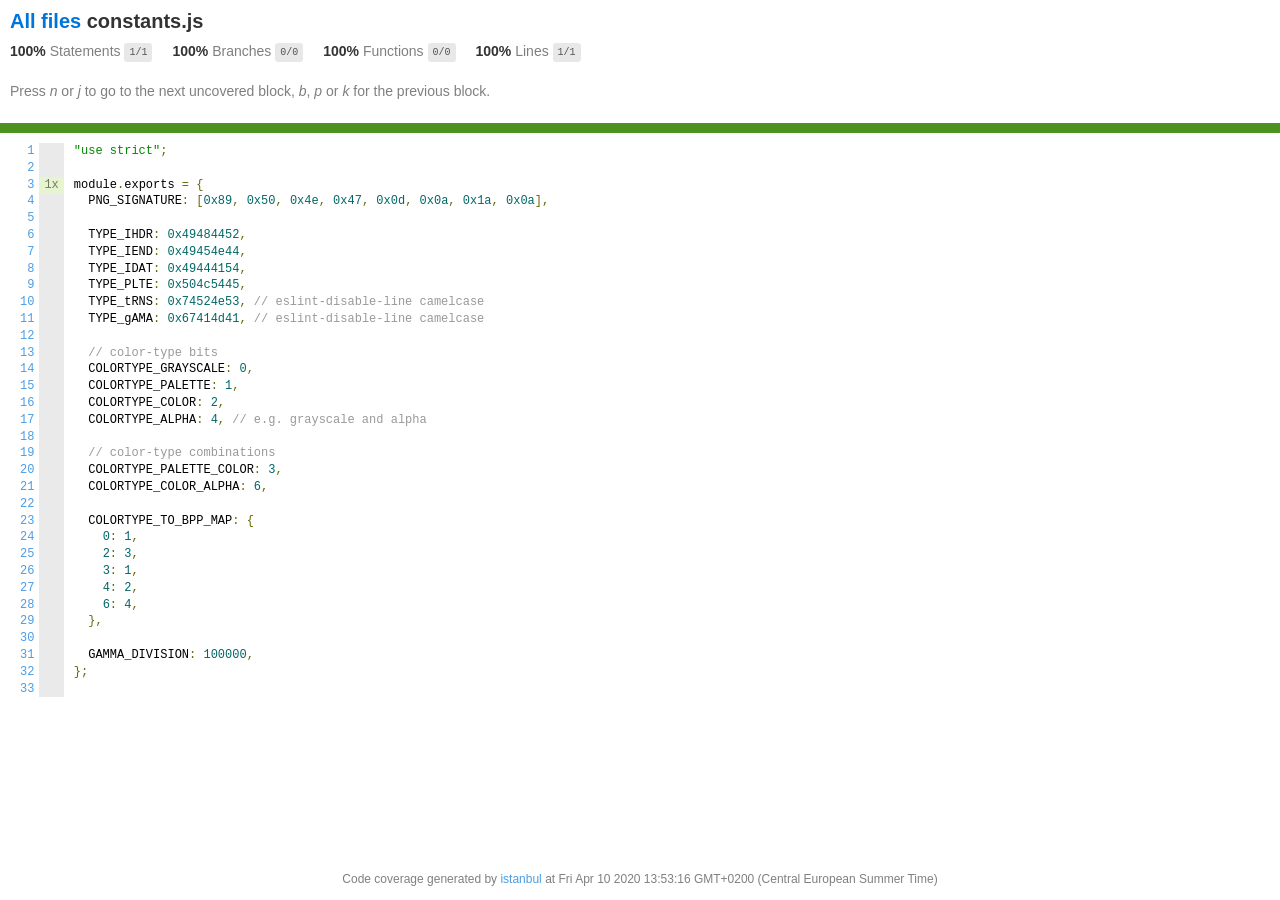
<file: node_modules/pngjs/coverage/lcov-report/constants.js.html>
<!doctype html>
<html lang="en">

<head>
    <title>Code coverage report for constants.js</title>
    <meta charset="utf-8" />
    <link rel="stylesheet" href="prettify.css" />
    <link rel="stylesheet" href="base.css" />
    <link rel="shortcut icon" type="image/x-icon" href="favicon.png" />
    <meta name="viewport" content="width=device-width, initial-scale=1" />
    <style type='text/css'>
        .coverage-summary .sorter {
            background-image: url(sort-arrow-sprite.png);
        }
    </style>
</head>
    
<body>
<div class='wrapper'>
    <div class='pad1'>
        <h1><a href="index.html">All files</a> constants.js</h1>
        <div class='clearfix'>
            
            <div class='fl pad1y space-right2'>
                <span class="strong">100% </span>
                <span class="quiet">Statements</span>
                <span class='fraction'>1/1</span>
            </div>
        
            
            <div class='fl pad1y space-right2'>
                <span class="strong">100% </span>
                <span class="quiet">Branches</span>
                <span class='fraction'>0/0</span>
            </div>
        
            
            <div class='fl pad1y space-right2'>
                <span class="strong">100% </span>
                <span class="quiet">Functions</span>
                <span class='fraction'>0/0</span>
            </div>
        
            
            <div class='fl pad1y space-right2'>
                <span class="strong">100% </span>
                <span class="quiet">Lines</span>
                <span class='fraction'>1/1</span>
            </div>
        
            
        </div>
        <p class="quiet">
            Press <em>n</em> or <em>j</em> to go to the next uncovered block, <em>b</em>, <em>p</em> or <em>k</em> for the previous block.
        </p>
    </div>
    <div class='status-line high'></div>
    <pre><table class="coverage">
<tr><td class="line-count quiet"><a name='L1'></a><a href='#L1'>1</a>
<a name='L2'></a><a href='#L2'>2</a>
<a name='L3'></a><a href='#L3'>3</a>
<a name='L4'></a><a href='#L4'>4</a>
<a name='L5'></a><a href='#L5'>5</a>
<a name='L6'></a><a href='#L6'>6</a>
<a name='L7'></a><a href='#L7'>7</a>
<a name='L8'></a><a href='#L8'>8</a>
<a name='L9'></a><a href='#L9'>9</a>
<a name='L10'></a><a href='#L10'>10</a>
<a name='L11'></a><a href='#L11'>11</a>
<a name='L12'></a><a href='#L12'>12</a>
<a name='L13'></a><a href='#L13'>13</a>
<a name='L14'></a><a href='#L14'>14</a>
<a name='L15'></a><a href='#L15'>15</a>
<a name='L16'></a><a href='#L16'>16</a>
<a name='L17'></a><a href='#L17'>17</a>
<a name='L18'></a><a href='#L18'>18</a>
<a name='L19'></a><a href='#L19'>19</a>
<a name='L20'></a><a href='#L20'>20</a>
<a name='L21'></a><a href='#L21'>21</a>
<a name='L22'></a><a href='#L22'>22</a>
<a name='L23'></a><a href='#L23'>23</a>
<a name='L24'></a><a href='#L24'>24</a>
<a name='L25'></a><a href='#L25'>25</a>
<a name='L26'></a><a href='#L26'>26</a>
<a name='L27'></a><a href='#L27'>27</a>
<a name='L28'></a><a href='#L28'>28</a>
<a name='L29'></a><a href='#L29'>29</a>
<a name='L30'></a><a href='#L30'>30</a>
<a name='L31'></a><a href='#L31'>31</a>
<a name='L32'></a><a href='#L32'>32</a>
<a name='L33'></a><a href='#L33'>33</a></td><td class="line-coverage quiet"><span class="cline-any cline-neutral">&nbsp;</span>
<span class="cline-any cline-neutral">&nbsp;</span>
<span class="cline-any cline-yes">1x</span>
<span class="cline-any cline-neutral">&nbsp;</span>
<span class="cline-any cline-neutral">&nbsp;</span>
<span class="cline-any cline-neutral">&nbsp;</span>
<span class="cline-any cline-neutral">&nbsp;</span>
<span class="cline-any cline-neutral">&nbsp;</span>
<span class="cline-any cline-neutral">&nbsp;</span>
<span class="cline-any cline-neutral">&nbsp;</span>
<span class="cline-any cline-neutral">&nbsp;</span>
<span class="cline-any cline-neutral">&nbsp;</span>
<span class="cline-any cline-neutral">&nbsp;</span>
<span class="cline-any cline-neutral">&nbsp;</span>
<span class="cline-any cline-neutral">&nbsp;</span>
<span class="cline-any cline-neutral">&nbsp;</span>
<span class="cline-any cline-neutral">&nbsp;</span>
<span class="cline-any cline-neutral">&nbsp;</span>
<span class="cline-any cline-neutral">&nbsp;</span>
<span class="cline-any cline-neutral">&nbsp;</span>
<span class="cline-any cline-neutral">&nbsp;</span>
<span class="cline-any cline-neutral">&nbsp;</span>
<span class="cline-any cline-neutral">&nbsp;</span>
<span class="cline-any cline-neutral">&nbsp;</span>
<span class="cline-any cline-neutral">&nbsp;</span>
<span class="cline-any cline-neutral">&nbsp;</span>
<span class="cline-any cline-neutral">&nbsp;</span>
<span class="cline-any cline-neutral">&nbsp;</span>
<span class="cline-any cline-neutral">&nbsp;</span>
<span class="cline-any cline-neutral">&nbsp;</span>
<span class="cline-any cline-neutral">&nbsp;</span>
<span class="cline-any cline-neutral">&nbsp;</span>
<span class="cline-any cline-neutral">&nbsp;</span></td><td class="text"><pre class="prettyprint lang-js">"use strict";
&nbsp;
module.exports = {
  PNG_SIGNATURE: [0x89, 0x50, 0x4e, 0x47, 0x0d, 0x0a, 0x1a, 0x0a],
&nbsp;
  TYPE_IHDR: 0x49484452,
  TYPE_IEND: 0x49454e44,
  TYPE_IDAT: 0x49444154,
  TYPE_PLTE: 0x504c5445,
  TYPE_tRNS: 0x74524e53, // eslint-disable-line camelcase
  TYPE_gAMA: 0x67414d41, // eslint-disable-line camelcase
&nbsp;
  // color-type bits
  COLORTYPE_GRAYSCALE: 0,
  COLORTYPE_PALETTE: 1,
  COLORTYPE_COLOR: 2,
  COLORTYPE_ALPHA: 4, // e.g. grayscale and alpha
&nbsp;
  // color-type combinations
  COLORTYPE_PALETTE_COLOR: 3,
  COLORTYPE_COLOR_ALPHA: 6,
&nbsp;
  COLORTYPE_TO_BPP_MAP: {
    0: 1,
    2: 3,
    3: 1,
    4: 2,
    6: 4,
  },
&nbsp;
  GAMMA_DIVISION: 100000,
};
&nbsp;</pre></td></tr></table></pre>

                <div class='push'></div><!-- for sticky footer -->
            </div><!-- /wrapper -->
            <div class='footer quiet pad2 space-top1 center small'>
                Code coverage generated by
                <a href="https://istanbul.js.org/" target="_blank">istanbul</a>
                at Fri Apr 10 2020 13:53:16 GMT+0200 (Central European Summer Time)
            </div>
        </div>
        <script src="prettify.js"></script>
        <script>
            window.onload = function () {
                prettyPrint();
            };
        </script>
        <script src="sorter.js"></script>
        <script src="block-navigation.js"></script>
    </body>
</html>
</file>
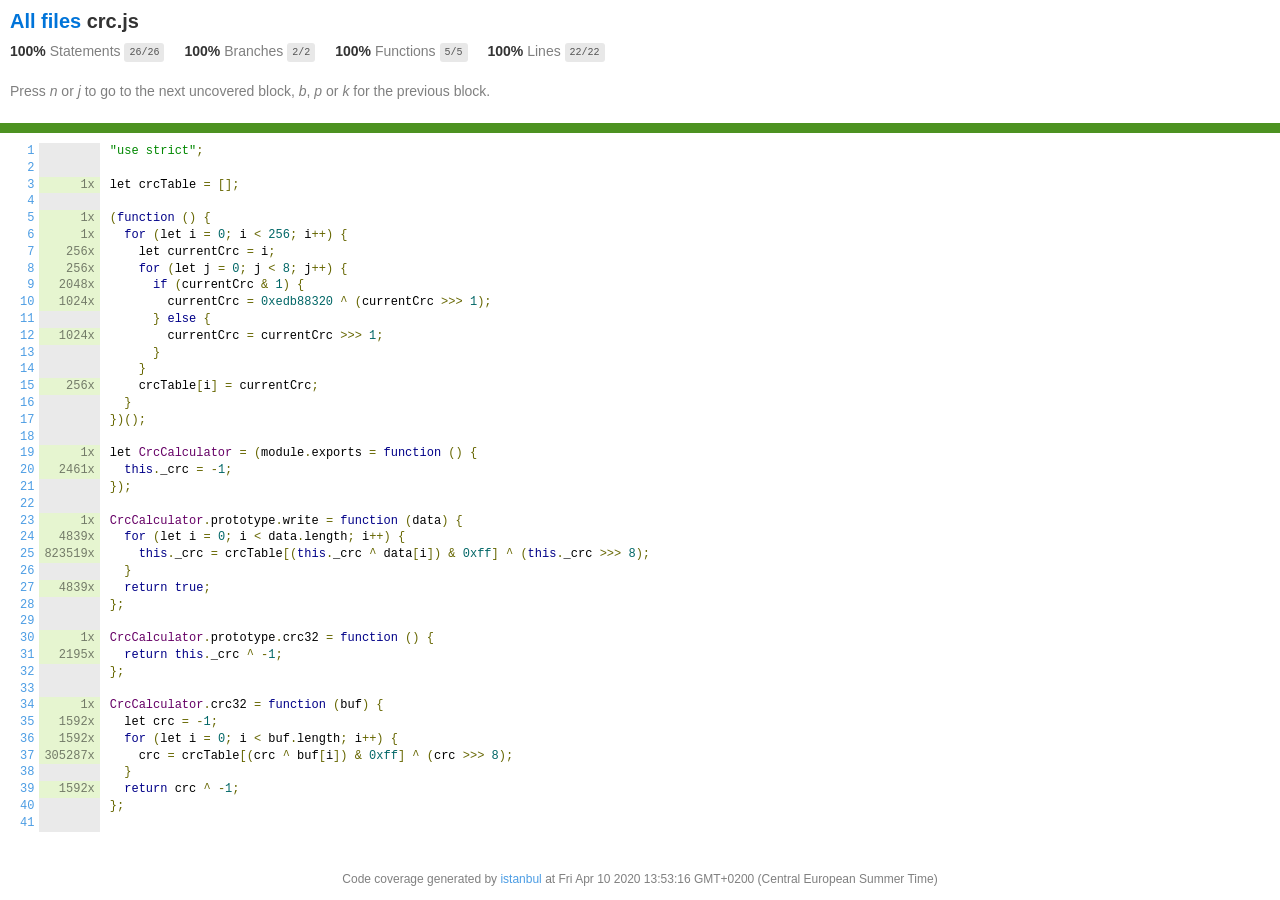
<file: node_modules/pngjs/coverage/lcov-report/crc.js.html>
<!doctype html>
<html lang="en">

<head>
    <title>Code coverage report for crc.js</title>
    <meta charset="utf-8" />
    <link rel="stylesheet" href="prettify.css" />
    <link rel="stylesheet" href="base.css" />
    <link rel="shortcut icon" type="image/x-icon" href="favicon.png" />
    <meta name="viewport" content="width=device-width, initial-scale=1" />
    <style type='text/css'>
        .coverage-summary .sorter {
            background-image: url(sort-arrow-sprite.png);
        }
    </style>
</head>
    
<body>
<div class='wrapper'>
    <div class='pad1'>
        <h1><a href="index.html">All files</a> crc.js</h1>
        <div class='clearfix'>
            
            <div class='fl pad1y space-right2'>
                <span class="strong">100% </span>
                <span class="quiet">Statements</span>
                <span class='fraction'>26/26</span>
            </div>
        
            
            <div class='fl pad1y space-right2'>
                <span class="strong">100% </span>
                <span class="quiet">Branches</span>
                <span class='fraction'>2/2</span>
            </div>
        
            
            <div class='fl pad1y space-right2'>
                <span class="strong">100% </span>
                <span class="quiet">Functions</span>
                <span class='fraction'>5/5</span>
            </div>
        
            
            <div class='fl pad1y space-right2'>
                <span class="strong">100% </span>
                <span class="quiet">Lines</span>
                <span class='fraction'>22/22</span>
            </div>
        
            
        </div>
        <p class="quiet">
            Press <em>n</em> or <em>j</em> to go to the next uncovered block, <em>b</em>, <em>p</em> or <em>k</em> for the previous block.
        </p>
    </div>
    <div class='status-line high'></div>
    <pre><table class="coverage">
<tr><td class="line-count quiet"><a name='L1'></a><a href='#L1'>1</a>
<a name='L2'></a><a href='#L2'>2</a>
<a name='L3'></a><a href='#L3'>3</a>
<a name='L4'></a><a href='#L4'>4</a>
<a name='L5'></a><a href='#L5'>5</a>
<a name='L6'></a><a href='#L6'>6</a>
<a name='L7'></a><a href='#L7'>7</a>
<a name='L8'></a><a href='#L8'>8</a>
<a name='L9'></a><a href='#L9'>9</a>
<a name='L10'></a><a href='#L10'>10</a>
<a name='L11'></a><a href='#L11'>11</a>
<a name='L12'></a><a href='#L12'>12</a>
<a name='L13'></a><a href='#L13'>13</a>
<a name='L14'></a><a href='#L14'>14</a>
<a name='L15'></a><a href='#L15'>15</a>
<a name='L16'></a><a href='#L16'>16</a>
<a name='L17'></a><a href='#L17'>17</a>
<a name='L18'></a><a href='#L18'>18</a>
<a name='L19'></a><a href='#L19'>19</a>
<a name='L20'></a><a href='#L20'>20</a>
<a name='L21'></a><a href='#L21'>21</a>
<a name='L22'></a><a href='#L22'>22</a>
<a name='L23'></a><a href='#L23'>23</a>
<a name='L24'></a><a href='#L24'>24</a>
<a name='L25'></a><a href='#L25'>25</a>
<a name='L26'></a><a href='#L26'>26</a>
<a name='L27'></a><a href='#L27'>27</a>
<a name='L28'></a><a href='#L28'>28</a>
<a name='L29'></a><a href='#L29'>29</a>
<a name='L30'></a><a href='#L30'>30</a>
<a name='L31'></a><a href='#L31'>31</a>
<a name='L32'></a><a href='#L32'>32</a>
<a name='L33'></a><a href='#L33'>33</a>
<a name='L34'></a><a href='#L34'>34</a>
<a name='L35'></a><a href='#L35'>35</a>
<a name='L36'></a><a href='#L36'>36</a>
<a name='L37'></a><a href='#L37'>37</a>
<a name='L38'></a><a href='#L38'>38</a>
<a name='L39'></a><a href='#L39'>39</a>
<a name='L40'></a><a href='#L40'>40</a>
<a name='L41'></a><a href='#L41'>41</a></td><td class="line-coverage quiet"><span class="cline-any cline-neutral">&nbsp;</span>
<span class="cline-any cline-neutral">&nbsp;</span>
<span class="cline-any cline-yes">1x</span>
<span class="cline-any cline-neutral">&nbsp;</span>
<span class="cline-any cline-yes">1x</span>
<span class="cline-any cline-yes">1x</span>
<span class="cline-any cline-yes">256x</span>
<span class="cline-any cline-yes">256x</span>
<span class="cline-any cline-yes">2048x</span>
<span class="cline-any cline-yes">1024x</span>
<span class="cline-any cline-neutral">&nbsp;</span>
<span class="cline-any cline-yes">1024x</span>
<span class="cline-any cline-neutral">&nbsp;</span>
<span class="cline-any cline-neutral">&nbsp;</span>
<span class="cline-any cline-yes">256x</span>
<span class="cline-any cline-neutral">&nbsp;</span>
<span class="cline-any cline-neutral">&nbsp;</span>
<span class="cline-any cline-neutral">&nbsp;</span>
<span class="cline-any cline-yes">1x</span>
<span class="cline-any cline-yes">2461x</span>
<span class="cline-any cline-neutral">&nbsp;</span>
<span class="cline-any cline-neutral">&nbsp;</span>
<span class="cline-any cline-yes">1x</span>
<span class="cline-any cline-yes">4839x</span>
<span class="cline-any cline-yes">823519x</span>
<span class="cline-any cline-neutral">&nbsp;</span>
<span class="cline-any cline-yes">4839x</span>
<span class="cline-any cline-neutral">&nbsp;</span>
<span class="cline-any cline-neutral">&nbsp;</span>
<span class="cline-any cline-yes">1x</span>
<span class="cline-any cline-yes">2195x</span>
<span class="cline-any cline-neutral">&nbsp;</span>
<span class="cline-any cline-neutral">&nbsp;</span>
<span class="cline-any cline-yes">1x</span>
<span class="cline-any cline-yes">1592x</span>
<span class="cline-any cline-yes">1592x</span>
<span class="cline-any cline-yes">305287x</span>
<span class="cline-any cline-neutral">&nbsp;</span>
<span class="cline-any cline-yes">1592x</span>
<span class="cline-any cline-neutral">&nbsp;</span>
<span class="cline-any cline-neutral">&nbsp;</span></td><td class="text"><pre class="prettyprint lang-js">"use strict";
&nbsp;
let crcTable = [];
&nbsp;
(function () {
  for (let i = 0; i &lt; 256; i++) {
    let currentCrc = i;
    for (let j = 0; j &lt; 8; j++) {
      if (currentCrc &amp; 1) {
        currentCrc = 0xedb88320 ^ (currentCrc &gt;&gt;&gt; 1);
      } else {
        currentCrc = currentCrc &gt;&gt;&gt; 1;
      }
    }
    crcTable[i] = currentCrc;
  }
})();
&nbsp;
let CrcCalculator = (module.exports = function () {
  this._crc = -1;
});
&nbsp;
CrcCalculator.prototype.write = function (data) {
  for (let i = 0; i &lt; data.length; i++) {
    this._crc = crcTable[(this._crc ^ data[i]) &amp; 0xff] ^ (this._crc &gt;&gt;&gt; 8);
  }
  return true;
};
&nbsp;
CrcCalculator.prototype.crc32 = function () {
  return this._crc ^ -1;
};
&nbsp;
CrcCalculator.crc32 = function (buf) {
  let crc = -1;
  for (let i = 0; i &lt; buf.length; i++) {
    crc = crcTable[(crc ^ buf[i]) &amp; 0xff] ^ (crc &gt;&gt;&gt; 8);
  }
  return crc ^ -1;
};
&nbsp;</pre></td></tr></table></pre>

                <div class='push'></div><!-- for sticky footer -->
            </div><!-- /wrapper -->
            <div class='footer quiet pad2 space-top1 center small'>
                Code coverage generated by
                <a href="https://istanbul.js.org/" target="_blank">istanbul</a>
                at Fri Apr 10 2020 13:53:16 GMT+0200 (Central European Summer Time)
            </div>
        </div>
        <script src="prettify.js"></script>
        <script>
            window.onload = function () {
                prettyPrint();
            };
        </script>
        <script src="sorter.js"></script>
        <script src="block-navigation.js"></script>
    </body>
</html>
</file>
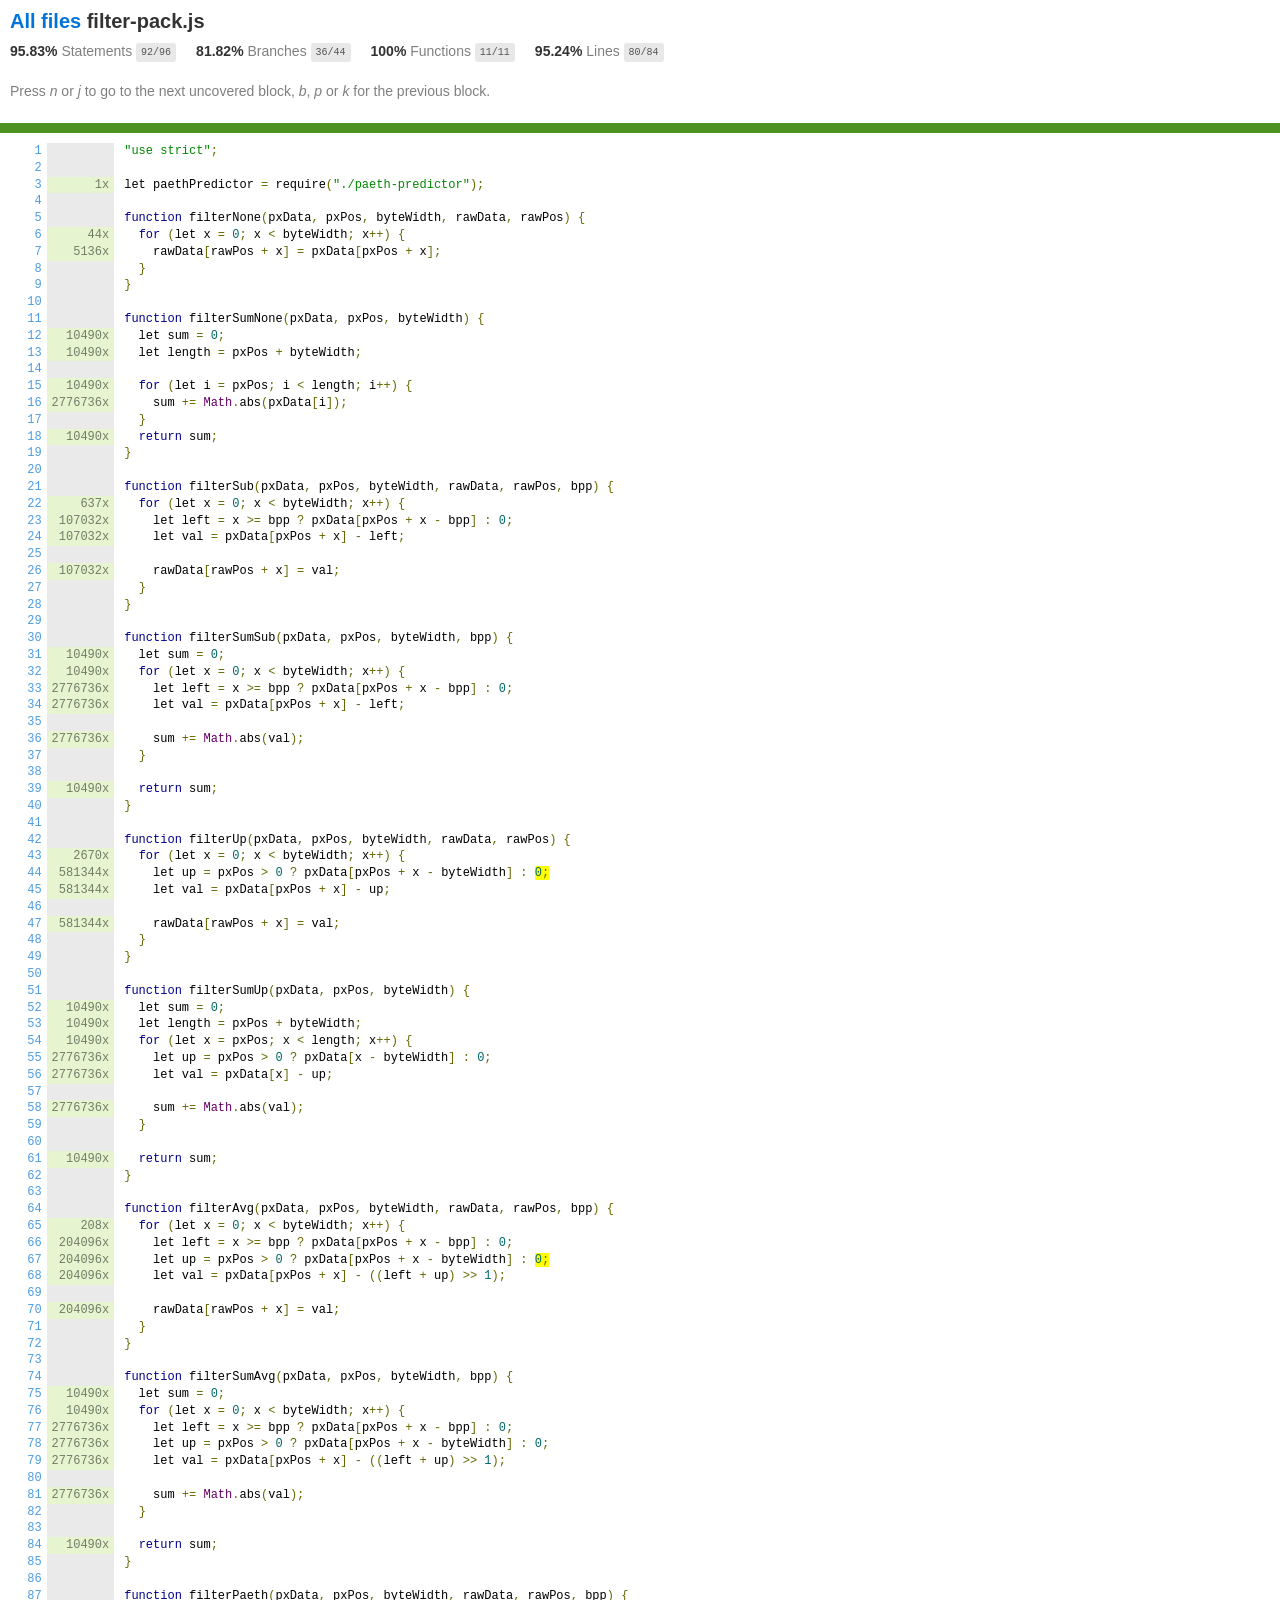
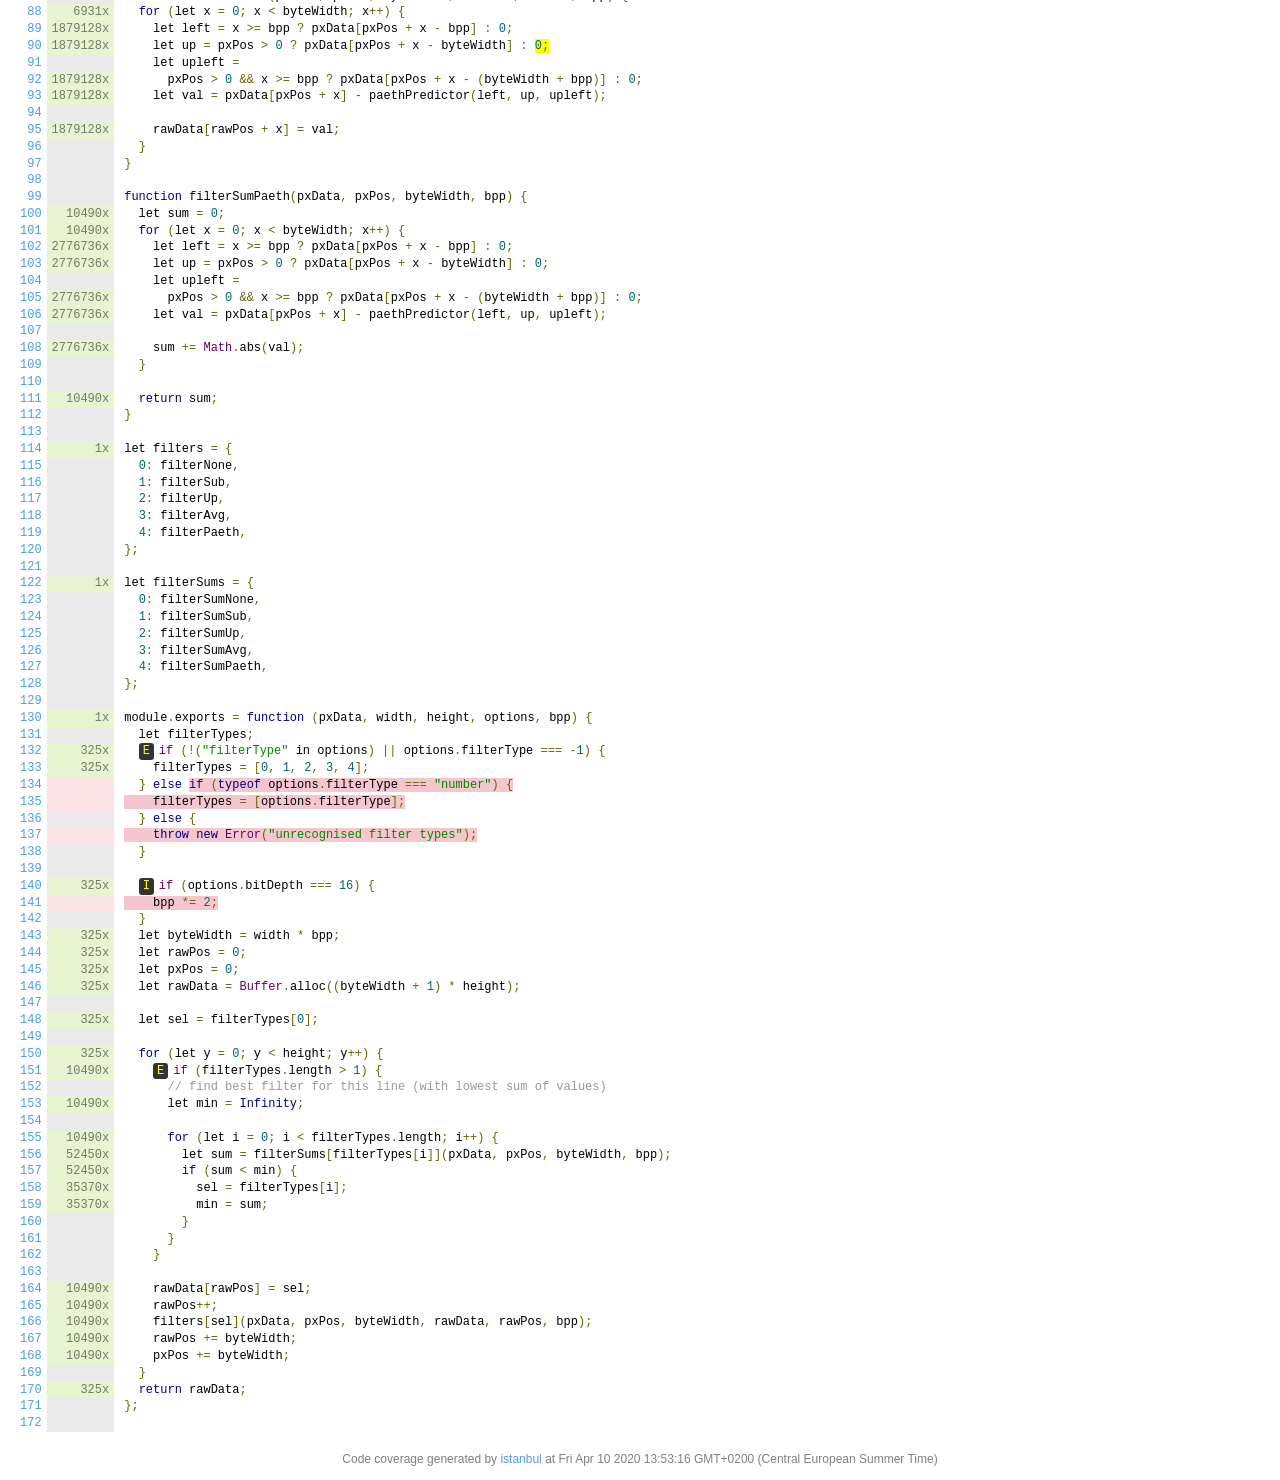
<file: node_modules/pngjs/coverage/lcov-report/filter-pack.js.html>
<!doctype html>
<html lang="en">

<head>
    <title>Code coverage report for filter-pack.js</title>
    <meta charset="utf-8" />
    <link rel="stylesheet" href="prettify.css" />
    <link rel="stylesheet" href="base.css" />
    <link rel="shortcut icon" type="image/x-icon" href="favicon.png" />
    <meta name="viewport" content="width=device-width, initial-scale=1" />
    <style type='text/css'>
        .coverage-summary .sorter {
            background-image: url(sort-arrow-sprite.png);
        }
    </style>
</head>
    
<body>
<div class='wrapper'>
    <div class='pad1'>
        <h1><a href="index.html">All files</a> filter-pack.js</h1>
        <div class='clearfix'>
            
            <div class='fl pad1y space-right2'>
                <span class="strong">95.83% </span>
                <span class="quiet">Statements</span>
                <span class='fraction'>92/96</span>
            </div>
        
            
            <div class='fl pad1y space-right2'>
                <span class="strong">81.82% </span>
                <span class="quiet">Branches</span>
                <span class='fraction'>36/44</span>
            </div>
        
            
            <div class='fl pad1y space-right2'>
                <span class="strong">100% </span>
                <span class="quiet">Functions</span>
                <span class='fraction'>11/11</span>
            </div>
        
            
            <div class='fl pad1y space-right2'>
                <span class="strong">95.24% </span>
                <span class="quiet">Lines</span>
                <span class='fraction'>80/84</span>
            </div>
        
            
        </div>
        <p class="quiet">
            Press <em>n</em> or <em>j</em> to go to the next uncovered block, <em>b</em>, <em>p</em> or <em>k</em> for the previous block.
        </p>
    </div>
    <div class='status-line high'></div>
    <pre><table class="coverage">
<tr><td class="line-count quiet"><a name='L1'></a><a href='#L1'>1</a>
<a name='L2'></a><a href='#L2'>2</a>
<a name='L3'></a><a href='#L3'>3</a>
<a name='L4'></a><a href='#L4'>4</a>
<a name='L5'></a><a href='#L5'>5</a>
<a name='L6'></a><a href='#L6'>6</a>
<a name='L7'></a><a href='#L7'>7</a>
<a name='L8'></a><a href='#L8'>8</a>
<a name='L9'></a><a href='#L9'>9</a>
<a name='L10'></a><a href='#L10'>10</a>
<a name='L11'></a><a href='#L11'>11</a>
<a name='L12'></a><a href='#L12'>12</a>
<a name='L13'></a><a href='#L13'>13</a>
<a name='L14'></a><a href='#L14'>14</a>
<a name='L15'></a><a href='#L15'>15</a>
<a name='L16'></a><a href='#L16'>16</a>
<a name='L17'></a><a href='#L17'>17</a>
<a name='L18'></a><a href='#L18'>18</a>
<a name='L19'></a><a href='#L19'>19</a>
<a name='L20'></a><a href='#L20'>20</a>
<a name='L21'></a><a href='#L21'>21</a>
<a name='L22'></a><a href='#L22'>22</a>
<a name='L23'></a><a href='#L23'>23</a>
<a name='L24'></a><a href='#L24'>24</a>
<a name='L25'></a><a href='#L25'>25</a>
<a name='L26'></a><a href='#L26'>26</a>
<a name='L27'></a><a href='#L27'>27</a>
<a name='L28'></a><a href='#L28'>28</a>
<a name='L29'></a><a href='#L29'>29</a>
<a name='L30'></a><a href='#L30'>30</a>
<a name='L31'></a><a href='#L31'>31</a>
<a name='L32'></a><a href='#L32'>32</a>
<a name='L33'></a><a href='#L33'>33</a>
<a name='L34'></a><a href='#L34'>34</a>
<a name='L35'></a><a href='#L35'>35</a>
<a name='L36'></a><a href='#L36'>36</a>
<a name='L37'></a><a href='#L37'>37</a>
<a name='L38'></a><a href='#L38'>38</a>
<a name='L39'></a><a href='#L39'>39</a>
<a name='L40'></a><a href='#L40'>40</a>
<a name='L41'></a><a href='#L41'>41</a>
<a name='L42'></a><a href='#L42'>42</a>
<a name='L43'></a><a href='#L43'>43</a>
<a name='L44'></a><a href='#L44'>44</a>
<a name='L45'></a><a href='#L45'>45</a>
<a name='L46'></a><a href='#L46'>46</a>
<a name='L47'></a><a href='#L47'>47</a>
<a name='L48'></a><a href='#L48'>48</a>
<a name='L49'></a><a href='#L49'>49</a>
<a name='L50'></a><a href='#L50'>50</a>
<a name='L51'></a><a href='#L51'>51</a>
<a name='L52'></a><a href='#L52'>52</a>
<a name='L53'></a><a href='#L53'>53</a>
<a name='L54'></a><a href='#L54'>54</a>
<a name='L55'></a><a href='#L55'>55</a>
<a name='L56'></a><a href='#L56'>56</a>
<a name='L57'></a><a href='#L57'>57</a>
<a name='L58'></a><a href='#L58'>58</a>
<a name='L59'></a><a href='#L59'>59</a>
<a name='L60'></a><a href='#L60'>60</a>
<a name='L61'></a><a href='#L61'>61</a>
<a name='L62'></a><a href='#L62'>62</a>
<a name='L63'></a><a href='#L63'>63</a>
<a name='L64'></a><a href='#L64'>64</a>
<a name='L65'></a><a href='#L65'>65</a>
<a name='L66'></a><a href='#L66'>66</a>
<a name='L67'></a><a href='#L67'>67</a>
<a name='L68'></a><a href='#L68'>68</a>
<a name='L69'></a><a href='#L69'>69</a>
<a name='L70'></a><a href='#L70'>70</a>
<a name='L71'></a><a href='#L71'>71</a>
<a name='L72'></a><a href='#L72'>72</a>
<a name='L73'></a><a href='#L73'>73</a>
<a name='L74'></a><a href='#L74'>74</a>
<a name='L75'></a><a href='#L75'>75</a>
<a name='L76'></a><a href='#L76'>76</a>
<a name='L77'></a><a href='#L77'>77</a>
<a name='L78'></a><a href='#L78'>78</a>
<a name='L79'></a><a href='#L79'>79</a>
<a name='L80'></a><a href='#L80'>80</a>
<a name='L81'></a><a href='#L81'>81</a>
<a name='L82'></a><a href='#L82'>82</a>
<a name='L83'></a><a href='#L83'>83</a>
<a name='L84'></a><a href='#L84'>84</a>
<a name='L85'></a><a href='#L85'>85</a>
<a name='L86'></a><a href='#L86'>86</a>
<a name='L87'></a><a href='#L87'>87</a>
<a name='L88'></a><a href='#L88'>88</a>
<a name='L89'></a><a href='#L89'>89</a>
<a name='L90'></a><a href='#L90'>90</a>
<a name='L91'></a><a href='#L91'>91</a>
<a name='L92'></a><a href='#L92'>92</a>
<a name='L93'></a><a href='#L93'>93</a>
<a name='L94'></a><a href='#L94'>94</a>
<a name='L95'></a><a href='#L95'>95</a>
<a name='L96'></a><a href='#L96'>96</a>
<a name='L97'></a><a href='#L97'>97</a>
<a name='L98'></a><a href='#L98'>98</a>
<a name='L99'></a><a href='#L99'>99</a>
<a name='L100'></a><a href='#L100'>100</a>
<a name='L101'></a><a href='#L101'>101</a>
<a name='L102'></a><a href='#L102'>102</a>
<a name='L103'></a><a href='#L103'>103</a>
<a name='L104'></a><a href='#L104'>104</a>
<a name='L105'></a><a href='#L105'>105</a>
<a name='L106'></a><a href='#L106'>106</a>
<a name='L107'></a><a href='#L107'>107</a>
<a name='L108'></a><a href='#L108'>108</a>
<a name='L109'></a><a href='#L109'>109</a>
<a name='L110'></a><a href='#L110'>110</a>
<a name='L111'></a><a href='#L111'>111</a>
<a name='L112'></a><a href='#L112'>112</a>
<a name='L113'></a><a href='#L113'>113</a>
<a name='L114'></a><a href='#L114'>114</a>
<a name='L115'></a><a href='#L115'>115</a>
<a name='L116'></a><a href='#L116'>116</a>
<a name='L117'></a><a href='#L117'>117</a>
<a name='L118'></a><a href='#L118'>118</a>
<a name='L119'></a><a href='#L119'>119</a>
<a name='L120'></a><a href='#L120'>120</a>
<a name='L121'></a><a href='#L121'>121</a>
<a name='L122'></a><a href='#L122'>122</a>
<a name='L123'></a><a href='#L123'>123</a>
<a name='L124'></a><a href='#L124'>124</a>
<a name='L125'></a><a href='#L125'>125</a>
<a name='L126'></a><a href='#L126'>126</a>
<a name='L127'></a><a href='#L127'>127</a>
<a name='L128'></a><a href='#L128'>128</a>
<a name='L129'></a><a href='#L129'>129</a>
<a name='L130'></a><a href='#L130'>130</a>
<a name='L131'></a><a href='#L131'>131</a>
<a name='L132'></a><a href='#L132'>132</a>
<a name='L133'></a><a href='#L133'>133</a>
<a name='L134'></a><a href='#L134'>134</a>
<a name='L135'></a><a href='#L135'>135</a>
<a name='L136'></a><a href='#L136'>136</a>
<a name='L137'></a><a href='#L137'>137</a>
<a name='L138'></a><a href='#L138'>138</a>
<a name='L139'></a><a href='#L139'>139</a>
<a name='L140'></a><a href='#L140'>140</a>
<a name='L141'></a><a href='#L141'>141</a>
<a name='L142'></a><a href='#L142'>142</a>
<a name='L143'></a><a href='#L143'>143</a>
<a name='L144'></a><a href='#L144'>144</a>
<a name='L145'></a><a href='#L145'>145</a>
<a name='L146'></a><a href='#L146'>146</a>
<a name='L147'></a><a href='#L147'>147</a>
<a name='L148'></a><a href='#L148'>148</a>
<a name='L149'></a><a href='#L149'>149</a>
<a name='L150'></a><a href='#L150'>150</a>
<a name='L151'></a><a href='#L151'>151</a>
<a name='L152'></a><a href='#L152'>152</a>
<a name='L153'></a><a href='#L153'>153</a>
<a name='L154'></a><a href='#L154'>154</a>
<a name='L155'></a><a href='#L155'>155</a>
<a name='L156'></a><a href='#L156'>156</a>
<a name='L157'></a><a href='#L157'>157</a>
<a name='L158'></a><a href='#L158'>158</a>
<a name='L159'></a><a href='#L159'>159</a>
<a name='L160'></a><a href='#L160'>160</a>
<a name='L161'></a><a href='#L161'>161</a>
<a name='L162'></a><a href='#L162'>162</a>
<a name='L163'></a><a href='#L163'>163</a>
<a name='L164'></a><a href='#L164'>164</a>
<a name='L165'></a><a href='#L165'>165</a>
<a name='L166'></a><a href='#L166'>166</a>
<a name='L167'></a><a href='#L167'>167</a>
<a name='L168'></a><a href='#L168'>168</a>
<a name='L169'></a><a href='#L169'>169</a>
<a name='L170'></a><a href='#L170'>170</a>
<a name='L171'></a><a href='#L171'>171</a>
<a name='L172'></a><a href='#L172'>172</a></td><td class="line-coverage quiet"><span class="cline-any cline-neutral">&nbsp;</span>
<span class="cline-any cline-neutral">&nbsp;</span>
<span class="cline-any cline-yes">1x</span>
<span class="cline-any cline-neutral">&nbsp;</span>
<span class="cline-any cline-neutral">&nbsp;</span>
<span class="cline-any cline-yes">44x</span>
<span class="cline-any cline-yes">5136x</span>
<span class="cline-any cline-neutral">&nbsp;</span>
<span class="cline-any cline-neutral">&nbsp;</span>
<span class="cline-any cline-neutral">&nbsp;</span>
<span class="cline-any cline-neutral">&nbsp;</span>
<span class="cline-any cline-yes">10490x</span>
<span class="cline-any cline-yes">10490x</span>
<span class="cline-any cline-neutral">&nbsp;</span>
<span class="cline-any cline-yes">10490x</span>
<span class="cline-any cline-yes">2776736x</span>
<span class="cline-any cline-neutral">&nbsp;</span>
<span class="cline-any cline-yes">10490x</span>
<span class="cline-any cline-neutral">&nbsp;</span>
<span class="cline-any cline-neutral">&nbsp;</span>
<span class="cline-any cline-neutral">&nbsp;</span>
<span class="cline-any cline-yes">637x</span>
<span class="cline-any cline-yes">107032x</span>
<span class="cline-any cline-yes">107032x</span>
<span class="cline-any cline-neutral">&nbsp;</span>
<span class="cline-any cline-yes">107032x</span>
<span class="cline-any cline-neutral">&nbsp;</span>
<span class="cline-any cline-neutral">&nbsp;</span>
<span class="cline-any cline-neutral">&nbsp;</span>
<span class="cline-any cline-neutral">&nbsp;</span>
<span class="cline-any cline-yes">10490x</span>
<span class="cline-any cline-yes">10490x</span>
<span class="cline-any cline-yes">2776736x</span>
<span class="cline-any cline-yes">2776736x</span>
<span class="cline-any cline-neutral">&nbsp;</span>
<span class="cline-any cline-yes">2776736x</span>
<span class="cline-any cline-neutral">&nbsp;</span>
<span class="cline-any cline-neutral">&nbsp;</span>
<span class="cline-any cline-yes">10490x</span>
<span class="cline-any cline-neutral">&nbsp;</span>
<span class="cline-any cline-neutral">&nbsp;</span>
<span class="cline-any cline-neutral">&nbsp;</span>
<span class="cline-any cline-yes">2670x</span>
<span class="cline-any cline-yes">581344x</span>
<span class="cline-any cline-yes">581344x</span>
<span class="cline-any cline-neutral">&nbsp;</span>
<span class="cline-any cline-yes">581344x</span>
<span class="cline-any cline-neutral">&nbsp;</span>
<span class="cline-any cline-neutral">&nbsp;</span>
<span class="cline-any cline-neutral">&nbsp;</span>
<span class="cline-any cline-neutral">&nbsp;</span>
<span class="cline-any cline-yes">10490x</span>
<span class="cline-any cline-yes">10490x</span>
<span class="cline-any cline-yes">10490x</span>
<span class="cline-any cline-yes">2776736x</span>
<span class="cline-any cline-yes">2776736x</span>
<span class="cline-any cline-neutral">&nbsp;</span>
<span class="cline-any cline-yes">2776736x</span>
<span class="cline-any cline-neutral">&nbsp;</span>
<span class="cline-any cline-neutral">&nbsp;</span>
<span class="cline-any cline-yes">10490x</span>
<span class="cline-any cline-neutral">&nbsp;</span>
<span class="cline-any cline-neutral">&nbsp;</span>
<span class="cline-any cline-neutral">&nbsp;</span>
<span class="cline-any cline-yes">208x</span>
<span class="cline-any cline-yes">204096x</span>
<span class="cline-any cline-yes">204096x</span>
<span class="cline-any cline-yes">204096x</span>
<span class="cline-any cline-neutral">&nbsp;</span>
<span class="cline-any cline-yes">204096x</span>
<span class="cline-any cline-neutral">&nbsp;</span>
<span class="cline-any cline-neutral">&nbsp;</span>
<span class="cline-any cline-neutral">&nbsp;</span>
<span class="cline-any cline-neutral">&nbsp;</span>
<span class="cline-any cline-yes">10490x</span>
<span class="cline-any cline-yes">10490x</span>
<span class="cline-any cline-yes">2776736x</span>
<span class="cline-any cline-yes">2776736x</span>
<span class="cline-any cline-yes">2776736x</span>
<span class="cline-any cline-neutral">&nbsp;</span>
<span class="cline-any cline-yes">2776736x</span>
<span class="cline-any cline-neutral">&nbsp;</span>
<span class="cline-any cline-neutral">&nbsp;</span>
<span class="cline-any cline-yes">10490x</span>
<span class="cline-any cline-neutral">&nbsp;</span>
<span class="cline-any cline-neutral">&nbsp;</span>
<span class="cline-any cline-neutral">&nbsp;</span>
<span class="cline-any cline-yes">6931x</span>
<span class="cline-any cline-yes">1879128x</span>
<span class="cline-any cline-yes">1879128x</span>
<span class="cline-any cline-neutral">&nbsp;</span>
<span class="cline-any cline-yes">1879128x</span>
<span class="cline-any cline-yes">1879128x</span>
<span class="cline-any cline-neutral">&nbsp;</span>
<span class="cline-any cline-yes">1879128x</span>
<span class="cline-any cline-neutral">&nbsp;</span>
<span class="cline-any cline-neutral">&nbsp;</span>
<span class="cline-any cline-neutral">&nbsp;</span>
<span class="cline-any cline-neutral">&nbsp;</span>
<span class="cline-any cline-yes">10490x</span>
<span class="cline-any cline-yes">10490x</span>
<span class="cline-any cline-yes">2776736x</span>
<span class="cline-any cline-yes">2776736x</span>
<span class="cline-any cline-neutral">&nbsp;</span>
<span class="cline-any cline-yes">2776736x</span>
<span class="cline-any cline-yes">2776736x</span>
<span class="cline-any cline-neutral">&nbsp;</span>
<span class="cline-any cline-yes">2776736x</span>
<span class="cline-any cline-neutral">&nbsp;</span>
<span class="cline-any cline-neutral">&nbsp;</span>
<span class="cline-any cline-yes">10490x</span>
<span class="cline-any cline-neutral">&nbsp;</span>
<span class="cline-any cline-neutral">&nbsp;</span>
<span class="cline-any cline-yes">1x</span>
<span class="cline-any cline-neutral">&nbsp;</span>
<span class="cline-any cline-neutral">&nbsp;</span>
<span class="cline-any cline-neutral">&nbsp;</span>
<span class="cline-any cline-neutral">&nbsp;</span>
<span class="cline-any cline-neutral">&nbsp;</span>
<span class="cline-any cline-neutral">&nbsp;</span>
<span class="cline-any cline-neutral">&nbsp;</span>
<span class="cline-any cline-yes">1x</span>
<span class="cline-any cline-neutral">&nbsp;</span>
<span class="cline-any cline-neutral">&nbsp;</span>
<span class="cline-any cline-neutral">&nbsp;</span>
<span class="cline-any cline-neutral">&nbsp;</span>
<span class="cline-any cline-neutral">&nbsp;</span>
<span class="cline-any cline-neutral">&nbsp;</span>
<span class="cline-any cline-neutral">&nbsp;</span>
<span class="cline-any cline-yes">1x</span>
<span class="cline-any cline-neutral">&nbsp;</span>
<span class="cline-any cline-yes">325x</span>
<span class="cline-any cline-yes">325x</span>
<span class="cline-any cline-no">&nbsp;</span>
<span class="cline-any cline-no">&nbsp;</span>
<span class="cline-any cline-neutral">&nbsp;</span>
<span class="cline-any cline-no">&nbsp;</span>
<span class="cline-any cline-neutral">&nbsp;</span>
<span class="cline-any cline-neutral">&nbsp;</span>
<span class="cline-any cline-yes">325x</span>
<span class="cline-any cline-no">&nbsp;</span>
<span class="cline-any cline-neutral">&nbsp;</span>
<span class="cline-any cline-yes">325x</span>
<span class="cline-any cline-yes">325x</span>
<span class="cline-any cline-yes">325x</span>
<span class="cline-any cline-yes">325x</span>
<span class="cline-any cline-neutral">&nbsp;</span>
<span class="cline-any cline-yes">325x</span>
<span class="cline-any cline-neutral">&nbsp;</span>
<span class="cline-any cline-yes">325x</span>
<span class="cline-any cline-yes">10490x</span>
<span class="cline-any cline-neutral">&nbsp;</span>
<span class="cline-any cline-yes">10490x</span>
<span class="cline-any cline-neutral">&nbsp;</span>
<span class="cline-any cline-yes">10490x</span>
<span class="cline-any cline-yes">52450x</span>
<span class="cline-any cline-yes">52450x</span>
<span class="cline-any cline-yes">35370x</span>
<span class="cline-any cline-yes">35370x</span>
<span class="cline-any cline-neutral">&nbsp;</span>
<span class="cline-any cline-neutral">&nbsp;</span>
<span class="cline-any cline-neutral">&nbsp;</span>
<span class="cline-any cline-neutral">&nbsp;</span>
<span class="cline-any cline-yes">10490x</span>
<span class="cline-any cline-yes">10490x</span>
<span class="cline-any cline-yes">10490x</span>
<span class="cline-any cline-yes">10490x</span>
<span class="cline-any cline-yes">10490x</span>
<span class="cline-any cline-neutral">&nbsp;</span>
<span class="cline-any cline-yes">325x</span>
<span class="cline-any cline-neutral">&nbsp;</span>
<span class="cline-any cline-neutral">&nbsp;</span></td><td class="text"><pre class="prettyprint lang-js">"use strict";
&nbsp;
let paethPredictor = require("./paeth-predictor");
&nbsp;
function filterNone(pxData, pxPos, byteWidth, rawData, rawPos) {
  for (let x = 0; x &lt; byteWidth; x++) {
    rawData[rawPos + x] = pxData[pxPos + x];
  }
}
&nbsp;
function filterSumNone(pxData, pxPos, byteWidth) {
  let sum = 0;
  let length = pxPos + byteWidth;
&nbsp;
  for (let i = pxPos; i &lt; length; i++) {
    sum += Math.abs(pxData[i]);
  }
  return sum;
}
&nbsp;
function filterSub(pxData, pxPos, byteWidth, rawData, rawPos, bpp) {
  for (let x = 0; x &lt; byteWidth; x++) {
    let left = x &gt;= bpp ? pxData[pxPos + x - bpp] : 0;
    let val = pxData[pxPos + x] - left;
&nbsp;
    rawData[rawPos + x] = val;
  }
}
&nbsp;
function filterSumSub(pxData, pxPos, byteWidth, bpp) {
  let sum = 0;
  for (let x = 0; x &lt; byteWidth; x++) {
    let left = x &gt;= bpp ? pxData[pxPos + x - bpp] : 0;
    let val = pxData[pxPos + x] - left;
&nbsp;
    sum += Math.abs(val);
  }
&nbsp;
  return sum;
}
&nbsp;
function filterUp(pxData, pxPos, byteWidth, rawData, rawPos) {
  for (let x = 0; x &lt; byteWidth; x++) {
    let up = pxPos &gt; 0 ? pxData[pxPos + x - byteWidth] : <span class="branch-1 cbranch-no" title="branch not covered" >0;</span>
    let val = pxData[pxPos + x] - up;
&nbsp;
    rawData[rawPos + x] = val;
  }
}
&nbsp;
function filterSumUp(pxData, pxPos, byteWidth) {
  let sum = 0;
  let length = pxPos + byteWidth;
  for (let x = pxPos; x &lt; length; x++) {
    let up = pxPos &gt; 0 ? pxData[x - byteWidth] : 0;
    let val = pxData[x] - up;
&nbsp;
    sum += Math.abs(val);
  }
&nbsp;
  return sum;
}
&nbsp;
function filterAvg(pxData, pxPos, byteWidth, rawData, rawPos, bpp) {
  for (let x = 0; x &lt; byteWidth; x++) {
    let left = x &gt;= bpp ? pxData[pxPos + x - bpp] : 0;
    let up = pxPos &gt; 0 ? pxData[pxPos + x - byteWidth] : <span class="branch-1 cbranch-no" title="branch not covered" >0;</span>
    let val = pxData[pxPos + x] - ((left + up) &gt;&gt; 1);
&nbsp;
    rawData[rawPos + x] = val;
  }
}
&nbsp;
function filterSumAvg(pxData, pxPos, byteWidth, bpp) {
  let sum = 0;
  for (let x = 0; x &lt; byteWidth; x++) {
    let left = x &gt;= bpp ? pxData[pxPos + x - bpp] : 0;
    let up = pxPos &gt; 0 ? pxData[pxPos + x - byteWidth] : 0;
    let val = pxData[pxPos + x] - ((left + up) &gt;&gt; 1);
&nbsp;
    sum += Math.abs(val);
  }
&nbsp;
  return sum;
}
&nbsp;
function filterPaeth(pxData, pxPos, byteWidth, rawData, rawPos, bpp) {
  for (let x = 0; x &lt; byteWidth; x++) {
    let left = x &gt;= bpp ? pxData[pxPos + x - bpp] : 0;
    let up = pxPos &gt; 0 ? pxData[pxPos + x - byteWidth] : <span class="branch-1 cbranch-no" title="branch not covered" >0;</span>
    let upleft =
      pxPos &gt; 0 &amp;&amp; x &gt;= bpp ? pxData[pxPos + x - (byteWidth + bpp)] : 0;
    let val = pxData[pxPos + x] - paethPredictor(left, up, upleft);
&nbsp;
    rawData[rawPos + x] = val;
  }
}
&nbsp;
function filterSumPaeth(pxData, pxPos, byteWidth, bpp) {
  let sum = 0;
  for (let x = 0; x &lt; byteWidth; x++) {
    let left = x &gt;= bpp ? pxData[pxPos + x - bpp] : 0;
    let up = pxPos &gt; 0 ? pxData[pxPos + x - byteWidth] : 0;
    let upleft =
      pxPos &gt; 0 &amp;&amp; x &gt;= bpp ? pxData[pxPos + x - (byteWidth + bpp)] : 0;
    let val = pxData[pxPos + x] - paethPredictor(left, up, upleft);
&nbsp;
    sum += Math.abs(val);
  }
&nbsp;
  return sum;
}
&nbsp;
let filters = {
  0: filterNone,
  1: filterSub,
  2: filterUp,
  3: filterAvg,
  4: filterPaeth,
};
&nbsp;
let filterSums = {
  0: filterSumNone,
  1: filterSumSub,
  2: filterSumUp,
  3: filterSumAvg,
  4: filterSumPaeth,
};
&nbsp;
module.exports = function (pxData, width, height, options, bpp) {
  let filterTypes;
  <span class="missing-if-branch" title="else path not taken" >E</span>if (!("filterType" in options) || options.filterType === -1) {
    filterTypes = [0, 1, 2, 3, 4];
  } else <span class="cstat-no" title="statement not covered" >if (typeof options.filterType === "number") {</span>
<span class="cstat-no" title="statement not covered" >    filterTypes = [options.filterType];</span>
  } else {
<span class="cstat-no" title="statement not covered" >    throw new Error("unrecognised filter types");</span>
  }
&nbsp;
  <span class="missing-if-branch" title="if path not taken" >I</span>if (options.bitDepth === 16) {
<span class="cstat-no" title="statement not covered" >    bpp *= 2;</span>
  }
  let byteWidth = width * bpp;
  let rawPos = 0;
  let pxPos = 0;
  let rawData = Buffer.alloc((byteWidth + 1) * height);
&nbsp;
  let sel = filterTypes[0];
&nbsp;
  for (let y = 0; y &lt; height; y++) {
    <span class="missing-if-branch" title="else path not taken" >E</span>if (filterTypes.length &gt; 1) {
      // find best filter for this line (with lowest sum of values)
      let min = Infinity;
&nbsp;
      for (let i = 0; i &lt; filterTypes.length; i++) {
        let sum = filterSums[filterTypes[i]](pxData, pxPos, byteWidth, bpp);
        if (sum &lt; min) {
          sel = filterTypes[i];
          min = sum;
        }
      }
    }
&nbsp;
    rawData[rawPos] = sel;
    rawPos++;
    filters[sel](pxData, pxPos, byteWidth, rawData, rawPos, bpp);
    rawPos += byteWidth;
    pxPos += byteWidth;
  }
  return rawData;
};
&nbsp;</pre></td></tr></table></pre>

                <div class='push'></div><!-- for sticky footer -->
            </div><!-- /wrapper -->
            <div class='footer quiet pad2 space-top1 center small'>
                Code coverage generated by
                <a href="https://istanbul.js.org/" target="_blank">istanbul</a>
                at Fri Apr 10 2020 13:53:16 GMT+0200 (Central European Summer Time)
            </div>
        </div>
        <script src="prettify.js"></script>
        <script>
            window.onload = function () {
                prettyPrint();
            };
        </script>
        <script src="sorter.js"></script>
        <script src="block-navigation.js"></script>
    </body>
</html>
</file>
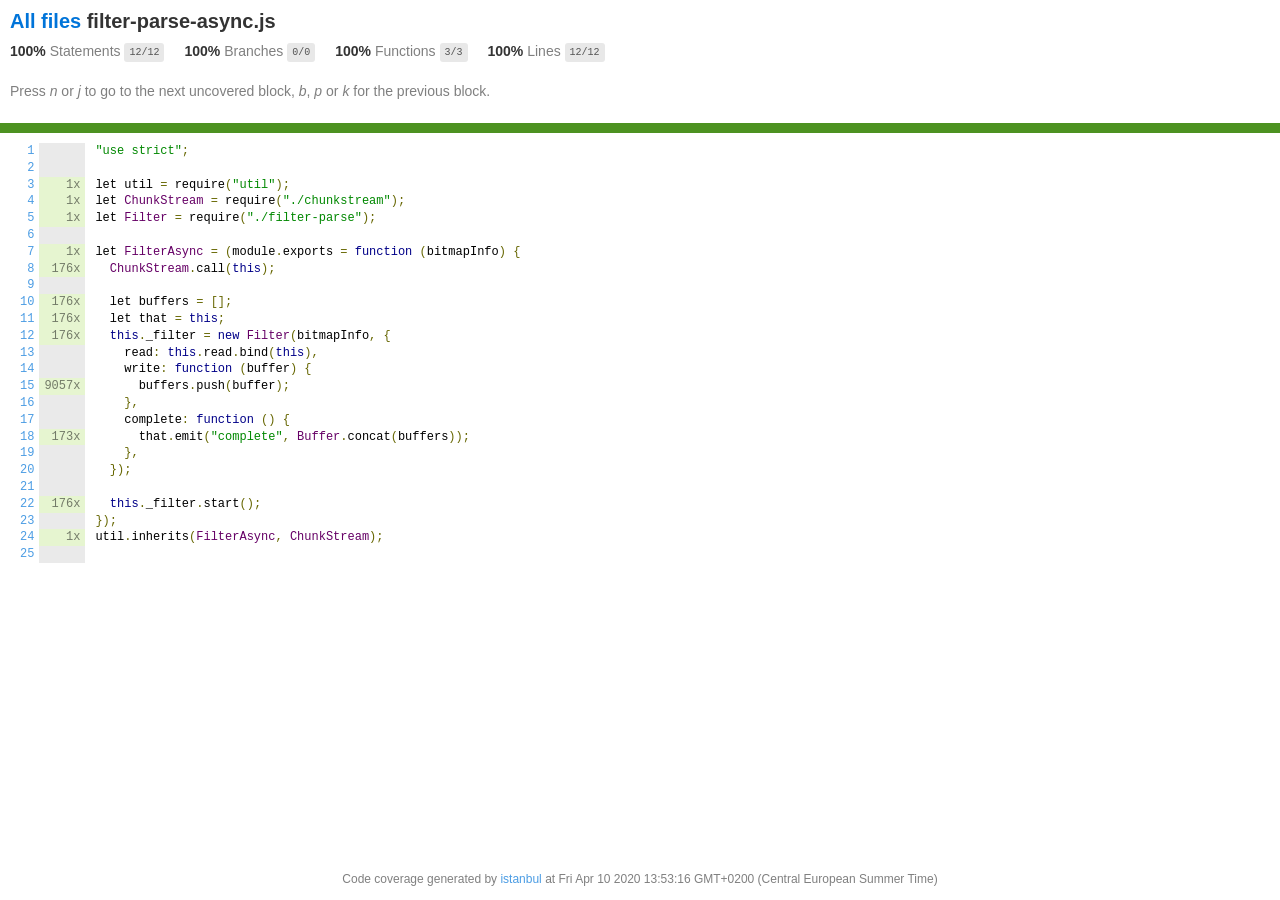
<file: node_modules/pngjs/coverage/lcov-report/filter-parse-async.js.html>
<!doctype html>
<html lang="en">

<head>
    <title>Code coverage report for filter-parse-async.js</title>
    <meta charset="utf-8" />
    <link rel="stylesheet" href="prettify.css" />
    <link rel="stylesheet" href="base.css" />
    <link rel="shortcut icon" type="image/x-icon" href="favicon.png" />
    <meta name="viewport" content="width=device-width, initial-scale=1" />
    <style type='text/css'>
        .coverage-summary .sorter {
            background-image: url(sort-arrow-sprite.png);
        }
    </style>
</head>
    
<body>
<div class='wrapper'>
    <div class='pad1'>
        <h1><a href="index.html">All files</a> filter-parse-async.js</h1>
        <div class='clearfix'>
            
            <div class='fl pad1y space-right2'>
                <span class="strong">100% </span>
                <span class="quiet">Statements</span>
                <span class='fraction'>12/12</span>
            </div>
        
            
            <div class='fl pad1y space-right2'>
                <span class="strong">100% </span>
                <span class="quiet">Branches</span>
                <span class='fraction'>0/0</span>
            </div>
        
            
            <div class='fl pad1y space-right2'>
                <span class="strong">100% </span>
                <span class="quiet">Functions</span>
                <span class='fraction'>3/3</span>
            </div>
        
            
            <div class='fl pad1y space-right2'>
                <span class="strong">100% </span>
                <span class="quiet">Lines</span>
                <span class='fraction'>12/12</span>
            </div>
        
            
        </div>
        <p class="quiet">
            Press <em>n</em> or <em>j</em> to go to the next uncovered block, <em>b</em>, <em>p</em> or <em>k</em> for the previous block.
        </p>
    </div>
    <div class='status-line high'></div>
    <pre><table class="coverage">
<tr><td class="line-count quiet"><a name='L1'></a><a href='#L1'>1</a>
<a name='L2'></a><a href='#L2'>2</a>
<a name='L3'></a><a href='#L3'>3</a>
<a name='L4'></a><a href='#L4'>4</a>
<a name='L5'></a><a href='#L5'>5</a>
<a name='L6'></a><a href='#L6'>6</a>
<a name='L7'></a><a href='#L7'>7</a>
<a name='L8'></a><a href='#L8'>8</a>
<a name='L9'></a><a href='#L9'>9</a>
<a name='L10'></a><a href='#L10'>10</a>
<a name='L11'></a><a href='#L11'>11</a>
<a name='L12'></a><a href='#L12'>12</a>
<a name='L13'></a><a href='#L13'>13</a>
<a name='L14'></a><a href='#L14'>14</a>
<a name='L15'></a><a href='#L15'>15</a>
<a name='L16'></a><a href='#L16'>16</a>
<a name='L17'></a><a href='#L17'>17</a>
<a name='L18'></a><a href='#L18'>18</a>
<a name='L19'></a><a href='#L19'>19</a>
<a name='L20'></a><a href='#L20'>20</a>
<a name='L21'></a><a href='#L21'>21</a>
<a name='L22'></a><a href='#L22'>22</a>
<a name='L23'></a><a href='#L23'>23</a>
<a name='L24'></a><a href='#L24'>24</a>
<a name='L25'></a><a href='#L25'>25</a></td><td class="line-coverage quiet"><span class="cline-any cline-neutral">&nbsp;</span>
<span class="cline-any cline-neutral">&nbsp;</span>
<span class="cline-any cline-yes">1x</span>
<span class="cline-any cline-yes">1x</span>
<span class="cline-any cline-yes">1x</span>
<span class="cline-any cline-neutral">&nbsp;</span>
<span class="cline-any cline-yes">1x</span>
<span class="cline-any cline-yes">176x</span>
<span class="cline-any cline-neutral">&nbsp;</span>
<span class="cline-any cline-yes">176x</span>
<span class="cline-any cline-yes">176x</span>
<span class="cline-any cline-yes">176x</span>
<span class="cline-any cline-neutral">&nbsp;</span>
<span class="cline-any cline-neutral">&nbsp;</span>
<span class="cline-any cline-yes">9057x</span>
<span class="cline-any cline-neutral">&nbsp;</span>
<span class="cline-any cline-neutral">&nbsp;</span>
<span class="cline-any cline-yes">173x</span>
<span class="cline-any cline-neutral">&nbsp;</span>
<span class="cline-any cline-neutral">&nbsp;</span>
<span class="cline-any cline-neutral">&nbsp;</span>
<span class="cline-any cline-yes">176x</span>
<span class="cline-any cline-neutral">&nbsp;</span>
<span class="cline-any cline-yes">1x</span>
<span class="cline-any cline-neutral">&nbsp;</span></td><td class="text"><pre class="prettyprint lang-js">"use strict";
&nbsp;
let util = require("util");
let ChunkStream = require("./chunkstream");
let Filter = require("./filter-parse");
&nbsp;
let FilterAsync = (module.exports = function (bitmapInfo) {
  ChunkStream.call(this);
&nbsp;
  let buffers = [];
  let that = this;
  this._filter = new Filter(bitmapInfo, {
    read: this.read.bind(this),
    write: function (buffer) {
      buffers.push(buffer);
    },
    complete: function () {
      that.emit("complete", Buffer.concat(buffers));
    },
  });
&nbsp;
  this._filter.start();
});
util.inherits(FilterAsync, ChunkStream);
&nbsp;</pre></td></tr></table></pre>

                <div class='push'></div><!-- for sticky footer -->
            </div><!-- /wrapper -->
            <div class='footer quiet pad2 space-top1 center small'>
                Code coverage generated by
                <a href="https://istanbul.js.org/" target="_blank">istanbul</a>
                at Fri Apr 10 2020 13:53:16 GMT+0200 (Central European Summer Time)
            </div>
        </div>
        <script src="prettify.js"></script>
        <script>
            window.onload = function () {
                prettyPrint();
            };
        </script>
        <script src="sorter.js"></script>
        <script src="block-navigation.js"></script>
    </body>
</html>
</file>
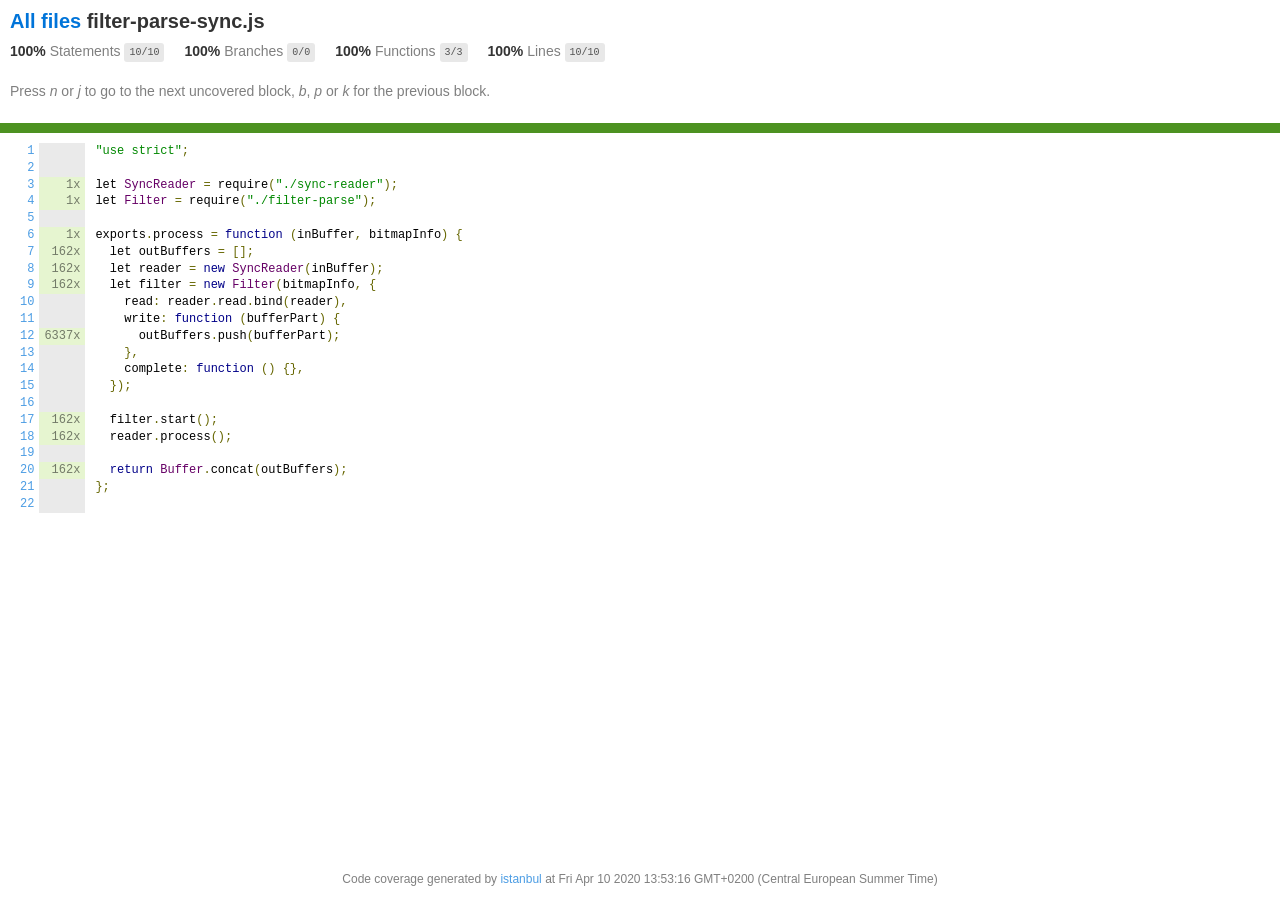
<file: node_modules/pngjs/coverage/lcov-report/filter-parse-sync.js.html>
<!doctype html>
<html lang="en">

<head>
    <title>Code coverage report for filter-parse-sync.js</title>
    <meta charset="utf-8" />
    <link rel="stylesheet" href="prettify.css" />
    <link rel="stylesheet" href="base.css" />
    <link rel="shortcut icon" type="image/x-icon" href="favicon.png" />
    <meta name="viewport" content="width=device-width, initial-scale=1" />
    <style type='text/css'>
        .coverage-summary .sorter {
            background-image: url(sort-arrow-sprite.png);
        }
    </style>
</head>
    
<body>
<div class='wrapper'>
    <div class='pad1'>
        <h1><a href="index.html">All files</a> filter-parse-sync.js</h1>
        <div class='clearfix'>
            
            <div class='fl pad1y space-right2'>
                <span class="strong">100% </span>
                <span class="quiet">Statements</span>
                <span class='fraction'>10/10</span>
            </div>
        
            
            <div class='fl pad1y space-right2'>
                <span class="strong">100% </span>
                <span class="quiet">Branches</span>
                <span class='fraction'>0/0</span>
            </div>
        
            
            <div class='fl pad1y space-right2'>
                <span class="strong">100% </span>
                <span class="quiet">Functions</span>
                <span class='fraction'>3/3</span>
            </div>
        
            
            <div class='fl pad1y space-right2'>
                <span class="strong">100% </span>
                <span class="quiet">Lines</span>
                <span class='fraction'>10/10</span>
            </div>
        
            
        </div>
        <p class="quiet">
            Press <em>n</em> or <em>j</em> to go to the next uncovered block, <em>b</em>, <em>p</em> or <em>k</em> for the previous block.
        </p>
    </div>
    <div class='status-line high'></div>
    <pre><table class="coverage">
<tr><td class="line-count quiet"><a name='L1'></a><a href='#L1'>1</a>
<a name='L2'></a><a href='#L2'>2</a>
<a name='L3'></a><a href='#L3'>3</a>
<a name='L4'></a><a href='#L4'>4</a>
<a name='L5'></a><a href='#L5'>5</a>
<a name='L6'></a><a href='#L6'>6</a>
<a name='L7'></a><a href='#L7'>7</a>
<a name='L8'></a><a href='#L8'>8</a>
<a name='L9'></a><a href='#L9'>9</a>
<a name='L10'></a><a href='#L10'>10</a>
<a name='L11'></a><a href='#L11'>11</a>
<a name='L12'></a><a href='#L12'>12</a>
<a name='L13'></a><a href='#L13'>13</a>
<a name='L14'></a><a href='#L14'>14</a>
<a name='L15'></a><a href='#L15'>15</a>
<a name='L16'></a><a href='#L16'>16</a>
<a name='L17'></a><a href='#L17'>17</a>
<a name='L18'></a><a href='#L18'>18</a>
<a name='L19'></a><a href='#L19'>19</a>
<a name='L20'></a><a href='#L20'>20</a>
<a name='L21'></a><a href='#L21'>21</a>
<a name='L22'></a><a href='#L22'>22</a></td><td class="line-coverage quiet"><span class="cline-any cline-neutral">&nbsp;</span>
<span class="cline-any cline-neutral">&nbsp;</span>
<span class="cline-any cline-yes">1x</span>
<span class="cline-any cline-yes">1x</span>
<span class="cline-any cline-neutral">&nbsp;</span>
<span class="cline-any cline-yes">1x</span>
<span class="cline-any cline-yes">162x</span>
<span class="cline-any cline-yes">162x</span>
<span class="cline-any cline-yes">162x</span>
<span class="cline-any cline-neutral">&nbsp;</span>
<span class="cline-any cline-neutral">&nbsp;</span>
<span class="cline-any cline-yes">6337x</span>
<span class="cline-any cline-neutral">&nbsp;</span>
<span class="cline-any cline-neutral">&nbsp;</span>
<span class="cline-any cline-neutral">&nbsp;</span>
<span class="cline-any cline-neutral">&nbsp;</span>
<span class="cline-any cline-yes">162x</span>
<span class="cline-any cline-yes">162x</span>
<span class="cline-any cline-neutral">&nbsp;</span>
<span class="cline-any cline-yes">162x</span>
<span class="cline-any cline-neutral">&nbsp;</span>
<span class="cline-any cline-neutral">&nbsp;</span></td><td class="text"><pre class="prettyprint lang-js">"use strict";
&nbsp;
let SyncReader = require("./sync-reader");
let Filter = require("./filter-parse");
&nbsp;
exports.process = function (inBuffer, bitmapInfo) {
  let outBuffers = [];
  let reader = new SyncReader(inBuffer);
  let filter = new Filter(bitmapInfo, {
    read: reader.read.bind(reader),
    write: function (bufferPart) {
      outBuffers.push(bufferPart);
    },
    complete: function () {},
  });
&nbsp;
  filter.start();
  reader.process();
&nbsp;
  return Buffer.concat(outBuffers);
};
&nbsp;</pre></td></tr></table></pre>

                <div class='push'></div><!-- for sticky footer -->
            </div><!-- /wrapper -->
            <div class='footer quiet pad2 space-top1 center small'>
                Code coverage generated by
                <a href="https://istanbul.js.org/" target="_blank">istanbul</a>
                at Fri Apr 10 2020 13:53:16 GMT+0200 (Central European Summer Time)
            </div>
        </div>
        <script src="prettify.js"></script>
        <script>
            window.onload = function () {
                prettyPrint();
            };
        </script>
        <script src="sorter.js"></script>
        <script src="block-navigation.js"></script>
    </body>
</html>
</file>
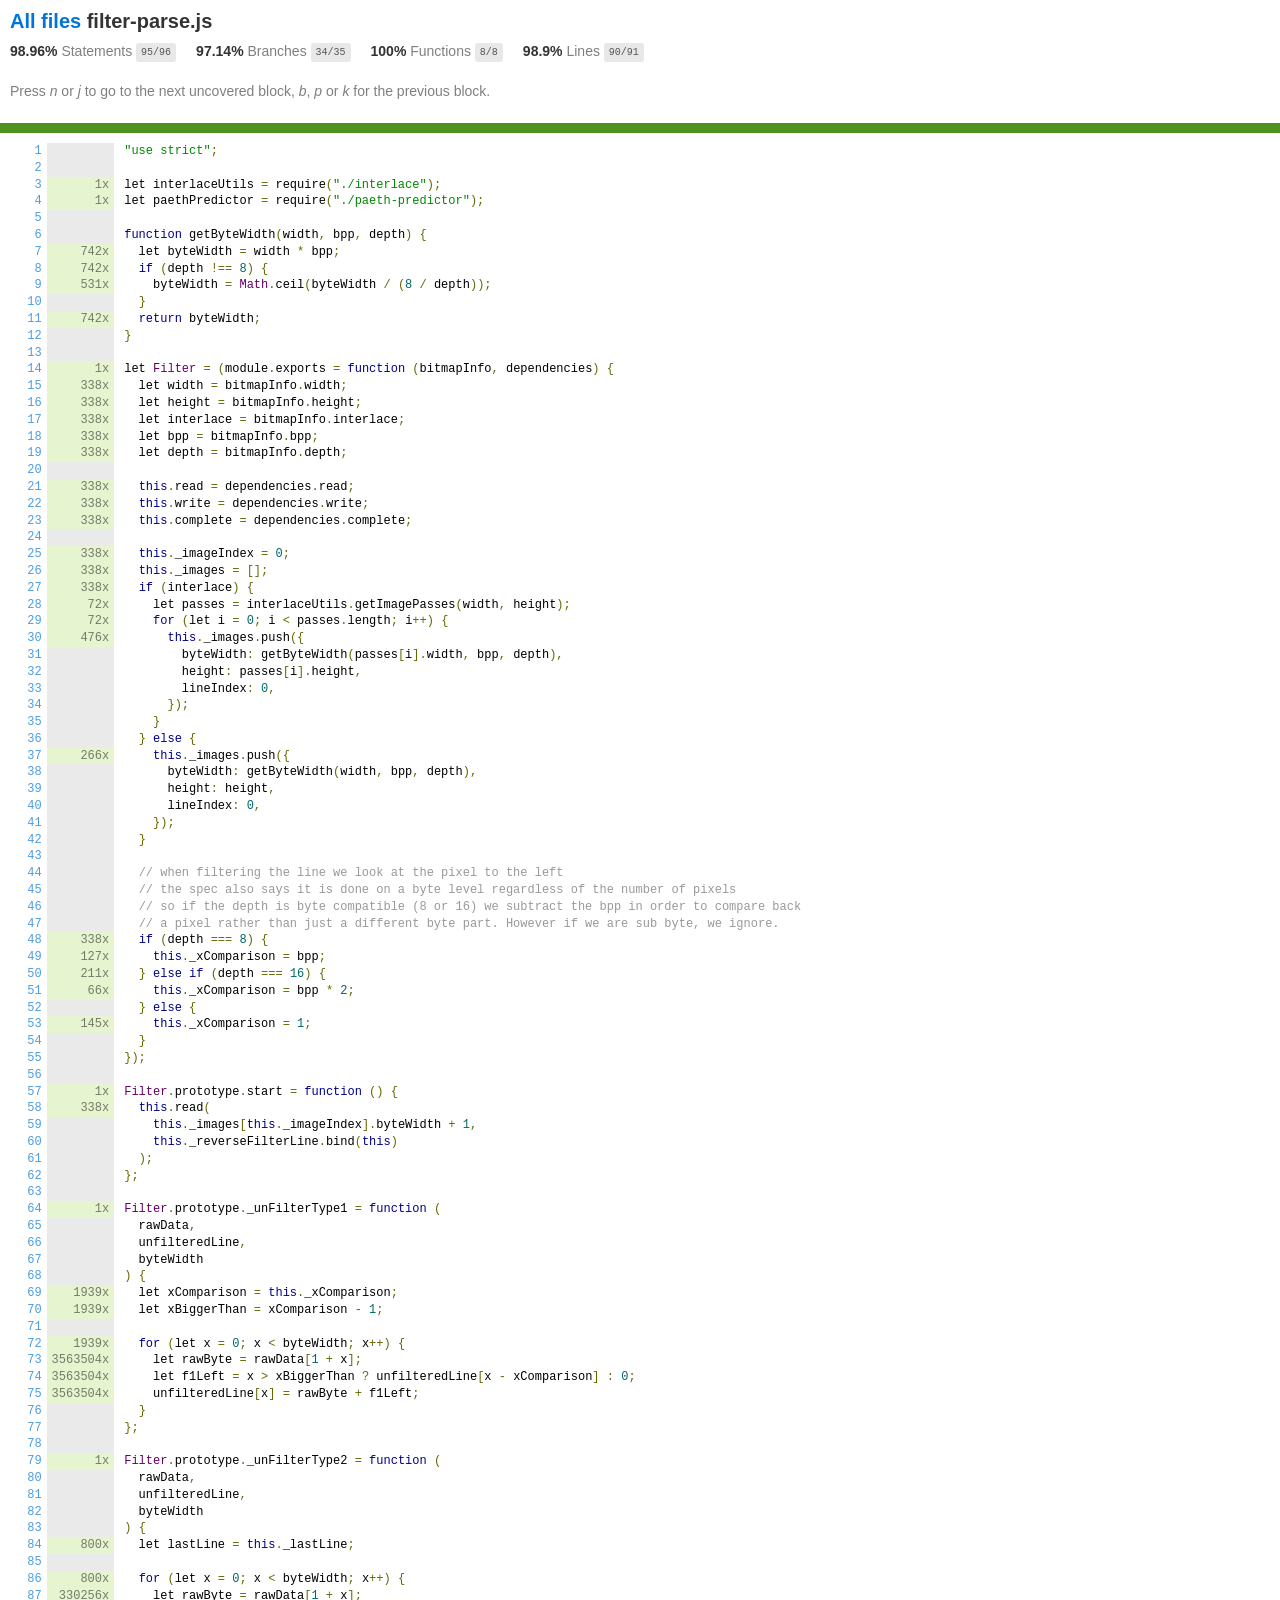
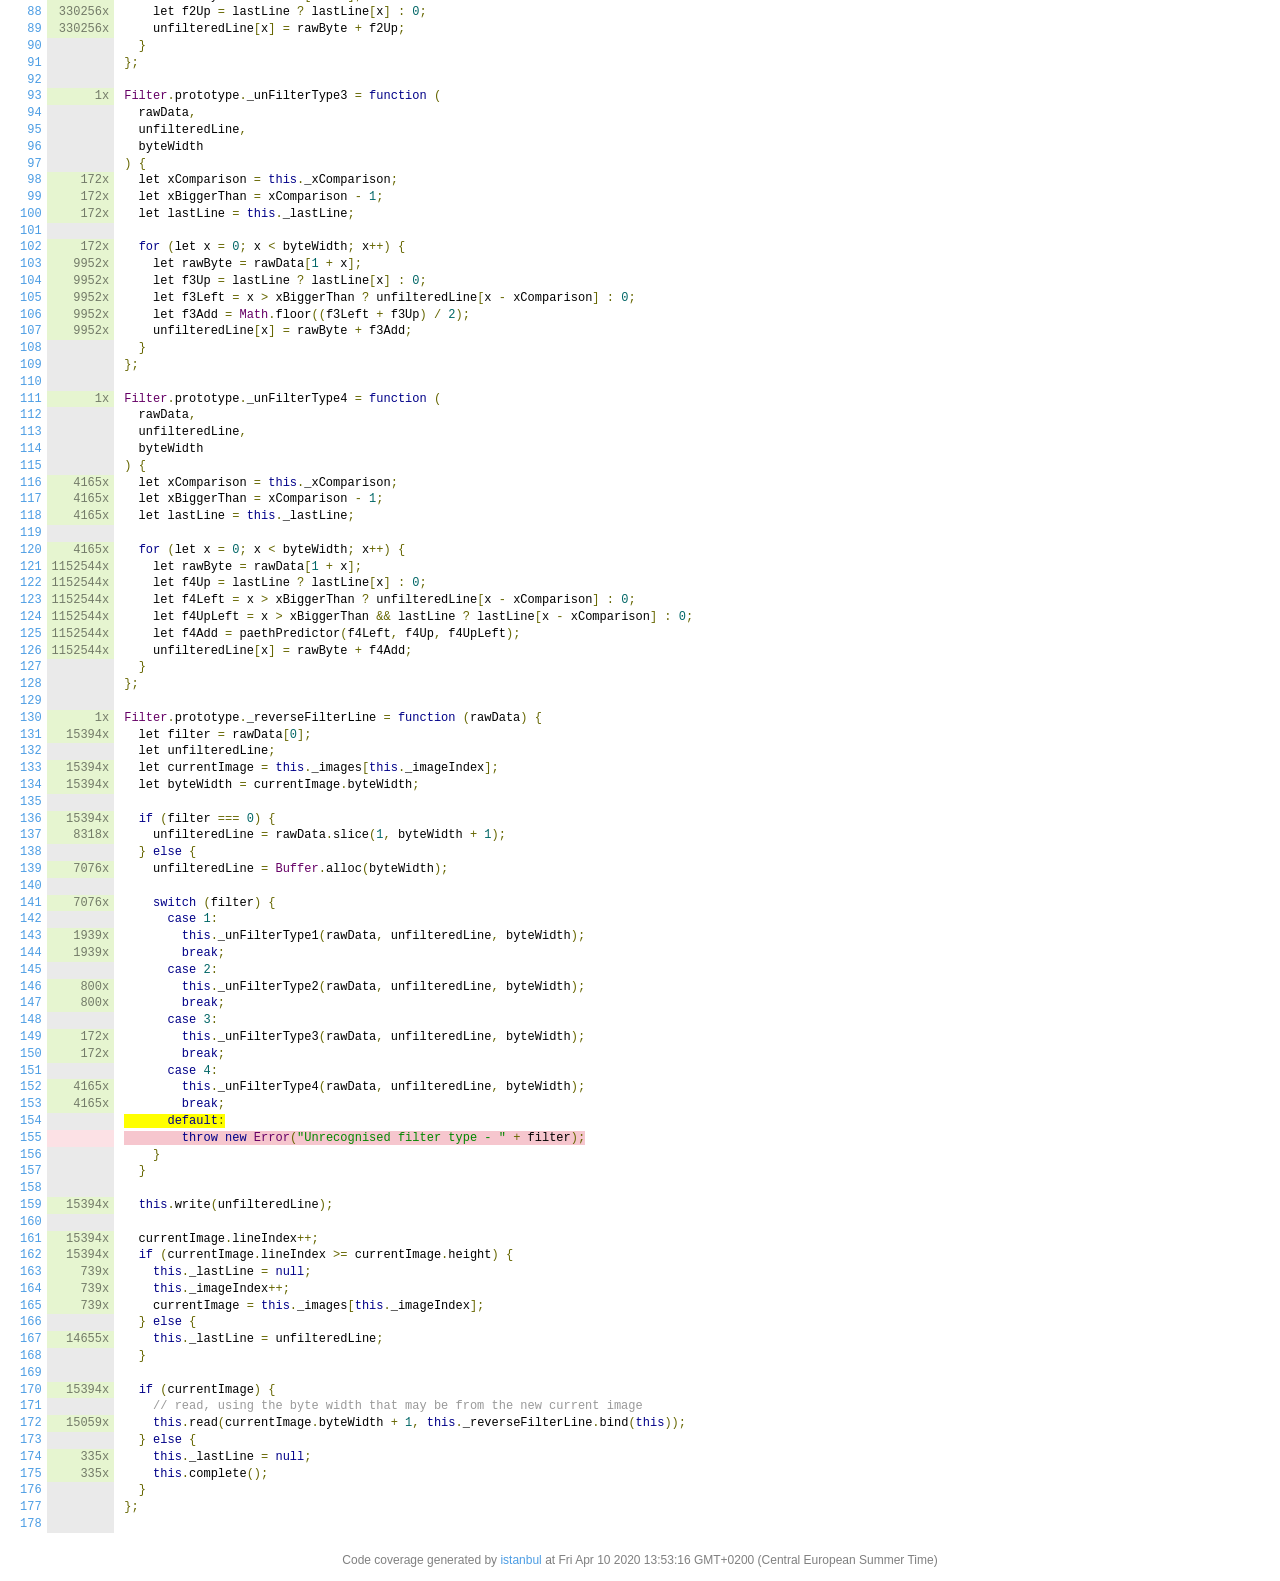
<file: node_modules/pngjs/coverage/lcov-report/filter-parse.js.html>
<!doctype html>
<html lang="en">

<head>
    <title>Code coverage report for filter-parse.js</title>
    <meta charset="utf-8" />
    <link rel="stylesheet" href="prettify.css" />
    <link rel="stylesheet" href="base.css" />
    <link rel="shortcut icon" type="image/x-icon" href="favicon.png" />
    <meta name="viewport" content="width=device-width, initial-scale=1" />
    <style type='text/css'>
        .coverage-summary .sorter {
            background-image: url(sort-arrow-sprite.png);
        }
    </style>
</head>
    
<body>
<div class='wrapper'>
    <div class='pad1'>
        <h1><a href="index.html">All files</a> filter-parse.js</h1>
        <div class='clearfix'>
            
            <div class='fl pad1y space-right2'>
                <span class="strong">98.96% </span>
                <span class="quiet">Statements</span>
                <span class='fraction'>95/96</span>
            </div>
        
            
            <div class='fl pad1y space-right2'>
                <span class="strong">97.14% </span>
                <span class="quiet">Branches</span>
                <span class='fraction'>34/35</span>
            </div>
        
            
            <div class='fl pad1y space-right2'>
                <span class="strong">100% </span>
                <span class="quiet">Functions</span>
                <span class='fraction'>8/8</span>
            </div>
        
            
            <div class='fl pad1y space-right2'>
                <span class="strong">98.9% </span>
                <span class="quiet">Lines</span>
                <span class='fraction'>90/91</span>
            </div>
        
            
        </div>
        <p class="quiet">
            Press <em>n</em> or <em>j</em> to go to the next uncovered block, <em>b</em>, <em>p</em> or <em>k</em> for the previous block.
        </p>
    </div>
    <div class='status-line high'></div>
    <pre><table class="coverage">
<tr><td class="line-count quiet"><a name='L1'></a><a href='#L1'>1</a>
<a name='L2'></a><a href='#L2'>2</a>
<a name='L3'></a><a href='#L3'>3</a>
<a name='L4'></a><a href='#L4'>4</a>
<a name='L5'></a><a href='#L5'>5</a>
<a name='L6'></a><a href='#L6'>6</a>
<a name='L7'></a><a href='#L7'>7</a>
<a name='L8'></a><a href='#L8'>8</a>
<a name='L9'></a><a href='#L9'>9</a>
<a name='L10'></a><a href='#L10'>10</a>
<a name='L11'></a><a href='#L11'>11</a>
<a name='L12'></a><a href='#L12'>12</a>
<a name='L13'></a><a href='#L13'>13</a>
<a name='L14'></a><a href='#L14'>14</a>
<a name='L15'></a><a href='#L15'>15</a>
<a name='L16'></a><a href='#L16'>16</a>
<a name='L17'></a><a href='#L17'>17</a>
<a name='L18'></a><a href='#L18'>18</a>
<a name='L19'></a><a href='#L19'>19</a>
<a name='L20'></a><a href='#L20'>20</a>
<a name='L21'></a><a href='#L21'>21</a>
<a name='L22'></a><a href='#L22'>22</a>
<a name='L23'></a><a href='#L23'>23</a>
<a name='L24'></a><a href='#L24'>24</a>
<a name='L25'></a><a href='#L25'>25</a>
<a name='L26'></a><a href='#L26'>26</a>
<a name='L27'></a><a href='#L27'>27</a>
<a name='L28'></a><a href='#L28'>28</a>
<a name='L29'></a><a href='#L29'>29</a>
<a name='L30'></a><a href='#L30'>30</a>
<a name='L31'></a><a href='#L31'>31</a>
<a name='L32'></a><a href='#L32'>32</a>
<a name='L33'></a><a href='#L33'>33</a>
<a name='L34'></a><a href='#L34'>34</a>
<a name='L35'></a><a href='#L35'>35</a>
<a name='L36'></a><a href='#L36'>36</a>
<a name='L37'></a><a href='#L37'>37</a>
<a name='L38'></a><a href='#L38'>38</a>
<a name='L39'></a><a href='#L39'>39</a>
<a name='L40'></a><a href='#L40'>40</a>
<a name='L41'></a><a href='#L41'>41</a>
<a name='L42'></a><a href='#L42'>42</a>
<a name='L43'></a><a href='#L43'>43</a>
<a name='L44'></a><a href='#L44'>44</a>
<a name='L45'></a><a href='#L45'>45</a>
<a name='L46'></a><a href='#L46'>46</a>
<a name='L47'></a><a href='#L47'>47</a>
<a name='L48'></a><a href='#L48'>48</a>
<a name='L49'></a><a href='#L49'>49</a>
<a name='L50'></a><a href='#L50'>50</a>
<a name='L51'></a><a href='#L51'>51</a>
<a name='L52'></a><a href='#L52'>52</a>
<a name='L53'></a><a href='#L53'>53</a>
<a name='L54'></a><a href='#L54'>54</a>
<a name='L55'></a><a href='#L55'>55</a>
<a name='L56'></a><a href='#L56'>56</a>
<a name='L57'></a><a href='#L57'>57</a>
<a name='L58'></a><a href='#L58'>58</a>
<a name='L59'></a><a href='#L59'>59</a>
<a name='L60'></a><a href='#L60'>60</a>
<a name='L61'></a><a href='#L61'>61</a>
<a name='L62'></a><a href='#L62'>62</a>
<a name='L63'></a><a href='#L63'>63</a>
<a name='L64'></a><a href='#L64'>64</a>
<a name='L65'></a><a href='#L65'>65</a>
<a name='L66'></a><a href='#L66'>66</a>
<a name='L67'></a><a href='#L67'>67</a>
<a name='L68'></a><a href='#L68'>68</a>
<a name='L69'></a><a href='#L69'>69</a>
<a name='L70'></a><a href='#L70'>70</a>
<a name='L71'></a><a href='#L71'>71</a>
<a name='L72'></a><a href='#L72'>72</a>
<a name='L73'></a><a href='#L73'>73</a>
<a name='L74'></a><a href='#L74'>74</a>
<a name='L75'></a><a href='#L75'>75</a>
<a name='L76'></a><a href='#L76'>76</a>
<a name='L77'></a><a href='#L77'>77</a>
<a name='L78'></a><a href='#L78'>78</a>
<a name='L79'></a><a href='#L79'>79</a>
<a name='L80'></a><a href='#L80'>80</a>
<a name='L81'></a><a href='#L81'>81</a>
<a name='L82'></a><a href='#L82'>82</a>
<a name='L83'></a><a href='#L83'>83</a>
<a name='L84'></a><a href='#L84'>84</a>
<a name='L85'></a><a href='#L85'>85</a>
<a name='L86'></a><a href='#L86'>86</a>
<a name='L87'></a><a href='#L87'>87</a>
<a name='L88'></a><a href='#L88'>88</a>
<a name='L89'></a><a href='#L89'>89</a>
<a name='L90'></a><a href='#L90'>90</a>
<a name='L91'></a><a href='#L91'>91</a>
<a name='L92'></a><a href='#L92'>92</a>
<a name='L93'></a><a href='#L93'>93</a>
<a name='L94'></a><a href='#L94'>94</a>
<a name='L95'></a><a href='#L95'>95</a>
<a name='L96'></a><a href='#L96'>96</a>
<a name='L97'></a><a href='#L97'>97</a>
<a name='L98'></a><a href='#L98'>98</a>
<a name='L99'></a><a href='#L99'>99</a>
<a name='L100'></a><a href='#L100'>100</a>
<a name='L101'></a><a href='#L101'>101</a>
<a name='L102'></a><a href='#L102'>102</a>
<a name='L103'></a><a href='#L103'>103</a>
<a name='L104'></a><a href='#L104'>104</a>
<a name='L105'></a><a href='#L105'>105</a>
<a name='L106'></a><a href='#L106'>106</a>
<a name='L107'></a><a href='#L107'>107</a>
<a name='L108'></a><a href='#L108'>108</a>
<a name='L109'></a><a href='#L109'>109</a>
<a name='L110'></a><a href='#L110'>110</a>
<a name='L111'></a><a href='#L111'>111</a>
<a name='L112'></a><a href='#L112'>112</a>
<a name='L113'></a><a href='#L113'>113</a>
<a name='L114'></a><a href='#L114'>114</a>
<a name='L115'></a><a href='#L115'>115</a>
<a name='L116'></a><a href='#L116'>116</a>
<a name='L117'></a><a href='#L117'>117</a>
<a name='L118'></a><a href='#L118'>118</a>
<a name='L119'></a><a href='#L119'>119</a>
<a name='L120'></a><a href='#L120'>120</a>
<a name='L121'></a><a href='#L121'>121</a>
<a name='L122'></a><a href='#L122'>122</a>
<a name='L123'></a><a href='#L123'>123</a>
<a name='L124'></a><a href='#L124'>124</a>
<a name='L125'></a><a href='#L125'>125</a>
<a name='L126'></a><a href='#L126'>126</a>
<a name='L127'></a><a href='#L127'>127</a>
<a name='L128'></a><a href='#L128'>128</a>
<a name='L129'></a><a href='#L129'>129</a>
<a name='L130'></a><a href='#L130'>130</a>
<a name='L131'></a><a href='#L131'>131</a>
<a name='L132'></a><a href='#L132'>132</a>
<a name='L133'></a><a href='#L133'>133</a>
<a name='L134'></a><a href='#L134'>134</a>
<a name='L135'></a><a href='#L135'>135</a>
<a name='L136'></a><a href='#L136'>136</a>
<a name='L137'></a><a href='#L137'>137</a>
<a name='L138'></a><a href='#L138'>138</a>
<a name='L139'></a><a href='#L139'>139</a>
<a name='L140'></a><a href='#L140'>140</a>
<a name='L141'></a><a href='#L141'>141</a>
<a name='L142'></a><a href='#L142'>142</a>
<a name='L143'></a><a href='#L143'>143</a>
<a name='L144'></a><a href='#L144'>144</a>
<a name='L145'></a><a href='#L145'>145</a>
<a name='L146'></a><a href='#L146'>146</a>
<a name='L147'></a><a href='#L147'>147</a>
<a name='L148'></a><a href='#L148'>148</a>
<a name='L149'></a><a href='#L149'>149</a>
<a name='L150'></a><a href='#L150'>150</a>
<a name='L151'></a><a href='#L151'>151</a>
<a name='L152'></a><a href='#L152'>152</a>
<a name='L153'></a><a href='#L153'>153</a>
<a name='L154'></a><a href='#L154'>154</a>
<a name='L155'></a><a href='#L155'>155</a>
<a name='L156'></a><a href='#L156'>156</a>
<a name='L157'></a><a href='#L157'>157</a>
<a name='L158'></a><a href='#L158'>158</a>
<a name='L159'></a><a href='#L159'>159</a>
<a name='L160'></a><a href='#L160'>160</a>
<a name='L161'></a><a href='#L161'>161</a>
<a name='L162'></a><a href='#L162'>162</a>
<a name='L163'></a><a href='#L163'>163</a>
<a name='L164'></a><a href='#L164'>164</a>
<a name='L165'></a><a href='#L165'>165</a>
<a name='L166'></a><a href='#L166'>166</a>
<a name='L167'></a><a href='#L167'>167</a>
<a name='L168'></a><a href='#L168'>168</a>
<a name='L169'></a><a href='#L169'>169</a>
<a name='L170'></a><a href='#L170'>170</a>
<a name='L171'></a><a href='#L171'>171</a>
<a name='L172'></a><a href='#L172'>172</a>
<a name='L173'></a><a href='#L173'>173</a>
<a name='L174'></a><a href='#L174'>174</a>
<a name='L175'></a><a href='#L175'>175</a>
<a name='L176'></a><a href='#L176'>176</a>
<a name='L177'></a><a href='#L177'>177</a>
<a name='L178'></a><a href='#L178'>178</a></td><td class="line-coverage quiet"><span class="cline-any cline-neutral">&nbsp;</span>
<span class="cline-any cline-neutral">&nbsp;</span>
<span class="cline-any cline-yes">1x</span>
<span class="cline-any cline-yes">1x</span>
<span class="cline-any cline-neutral">&nbsp;</span>
<span class="cline-any cline-neutral">&nbsp;</span>
<span class="cline-any cline-yes">742x</span>
<span class="cline-any cline-yes">742x</span>
<span class="cline-any cline-yes">531x</span>
<span class="cline-any cline-neutral">&nbsp;</span>
<span class="cline-any cline-yes">742x</span>
<span class="cline-any cline-neutral">&nbsp;</span>
<span class="cline-any cline-neutral">&nbsp;</span>
<span class="cline-any cline-yes">1x</span>
<span class="cline-any cline-yes">338x</span>
<span class="cline-any cline-yes">338x</span>
<span class="cline-any cline-yes">338x</span>
<span class="cline-any cline-yes">338x</span>
<span class="cline-any cline-yes">338x</span>
<span class="cline-any cline-neutral">&nbsp;</span>
<span class="cline-any cline-yes">338x</span>
<span class="cline-any cline-yes">338x</span>
<span class="cline-any cline-yes">338x</span>
<span class="cline-any cline-neutral">&nbsp;</span>
<span class="cline-any cline-yes">338x</span>
<span class="cline-any cline-yes">338x</span>
<span class="cline-any cline-yes">338x</span>
<span class="cline-any cline-yes">72x</span>
<span class="cline-any cline-yes">72x</span>
<span class="cline-any cline-yes">476x</span>
<span class="cline-any cline-neutral">&nbsp;</span>
<span class="cline-any cline-neutral">&nbsp;</span>
<span class="cline-any cline-neutral">&nbsp;</span>
<span class="cline-any cline-neutral">&nbsp;</span>
<span class="cline-any cline-neutral">&nbsp;</span>
<span class="cline-any cline-neutral">&nbsp;</span>
<span class="cline-any cline-yes">266x</span>
<span class="cline-any cline-neutral">&nbsp;</span>
<span class="cline-any cline-neutral">&nbsp;</span>
<span class="cline-any cline-neutral">&nbsp;</span>
<span class="cline-any cline-neutral">&nbsp;</span>
<span class="cline-any cline-neutral">&nbsp;</span>
<span class="cline-any cline-neutral">&nbsp;</span>
<span class="cline-any cline-neutral">&nbsp;</span>
<span class="cline-any cline-neutral">&nbsp;</span>
<span class="cline-any cline-neutral">&nbsp;</span>
<span class="cline-any cline-neutral">&nbsp;</span>
<span class="cline-any cline-yes">338x</span>
<span class="cline-any cline-yes">127x</span>
<span class="cline-any cline-yes">211x</span>
<span class="cline-any cline-yes">66x</span>
<span class="cline-any cline-neutral">&nbsp;</span>
<span class="cline-any cline-yes">145x</span>
<span class="cline-any cline-neutral">&nbsp;</span>
<span class="cline-any cline-neutral">&nbsp;</span>
<span class="cline-any cline-neutral">&nbsp;</span>
<span class="cline-any cline-yes">1x</span>
<span class="cline-any cline-yes">338x</span>
<span class="cline-any cline-neutral">&nbsp;</span>
<span class="cline-any cline-neutral">&nbsp;</span>
<span class="cline-any cline-neutral">&nbsp;</span>
<span class="cline-any cline-neutral">&nbsp;</span>
<span class="cline-any cline-neutral">&nbsp;</span>
<span class="cline-any cline-yes">1x</span>
<span class="cline-any cline-neutral">&nbsp;</span>
<span class="cline-any cline-neutral">&nbsp;</span>
<span class="cline-any cline-neutral">&nbsp;</span>
<span class="cline-any cline-neutral">&nbsp;</span>
<span class="cline-any cline-yes">1939x</span>
<span class="cline-any cline-yes">1939x</span>
<span class="cline-any cline-neutral">&nbsp;</span>
<span class="cline-any cline-yes">1939x</span>
<span class="cline-any cline-yes">3563504x</span>
<span class="cline-any cline-yes">3563504x</span>
<span class="cline-any cline-yes">3563504x</span>
<span class="cline-any cline-neutral">&nbsp;</span>
<span class="cline-any cline-neutral">&nbsp;</span>
<span class="cline-any cline-neutral">&nbsp;</span>
<span class="cline-any cline-yes">1x</span>
<span class="cline-any cline-neutral">&nbsp;</span>
<span class="cline-any cline-neutral">&nbsp;</span>
<span class="cline-any cline-neutral">&nbsp;</span>
<span class="cline-any cline-neutral">&nbsp;</span>
<span class="cline-any cline-yes">800x</span>
<span class="cline-any cline-neutral">&nbsp;</span>
<span class="cline-any cline-yes">800x</span>
<span class="cline-any cline-yes">330256x</span>
<span class="cline-any cline-yes">330256x</span>
<span class="cline-any cline-yes">330256x</span>
<span class="cline-any cline-neutral">&nbsp;</span>
<span class="cline-any cline-neutral">&nbsp;</span>
<span class="cline-any cline-neutral">&nbsp;</span>
<span class="cline-any cline-yes">1x</span>
<span class="cline-any cline-neutral">&nbsp;</span>
<span class="cline-any cline-neutral">&nbsp;</span>
<span class="cline-any cline-neutral">&nbsp;</span>
<span class="cline-any cline-neutral">&nbsp;</span>
<span class="cline-any cline-yes">172x</span>
<span class="cline-any cline-yes">172x</span>
<span class="cline-any cline-yes">172x</span>
<span class="cline-any cline-neutral">&nbsp;</span>
<span class="cline-any cline-yes">172x</span>
<span class="cline-any cline-yes">9952x</span>
<span class="cline-any cline-yes">9952x</span>
<span class="cline-any cline-yes">9952x</span>
<span class="cline-any cline-yes">9952x</span>
<span class="cline-any cline-yes">9952x</span>
<span class="cline-any cline-neutral">&nbsp;</span>
<span class="cline-any cline-neutral">&nbsp;</span>
<span class="cline-any cline-neutral">&nbsp;</span>
<span class="cline-any cline-yes">1x</span>
<span class="cline-any cline-neutral">&nbsp;</span>
<span class="cline-any cline-neutral">&nbsp;</span>
<span class="cline-any cline-neutral">&nbsp;</span>
<span class="cline-any cline-neutral">&nbsp;</span>
<span class="cline-any cline-yes">4165x</span>
<span class="cline-any cline-yes">4165x</span>
<span class="cline-any cline-yes">4165x</span>
<span class="cline-any cline-neutral">&nbsp;</span>
<span class="cline-any cline-yes">4165x</span>
<span class="cline-any cline-yes">1152544x</span>
<span class="cline-any cline-yes">1152544x</span>
<span class="cline-any cline-yes">1152544x</span>
<span class="cline-any cline-yes">1152544x</span>
<span class="cline-any cline-yes">1152544x</span>
<span class="cline-any cline-yes">1152544x</span>
<span class="cline-any cline-neutral">&nbsp;</span>
<span class="cline-any cline-neutral">&nbsp;</span>
<span class="cline-any cline-neutral">&nbsp;</span>
<span class="cline-any cline-yes">1x</span>
<span class="cline-any cline-yes">15394x</span>
<span class="cline-any cline-neutral">&nbsp;</span>
<span class="cline-any cline-yes">15394x</span>
<span class="cline-any cline-yes">15394x</span>
<span class="cline-any cline-neutral">&nbsp;</span>
<span class="cline-any cline-yes">15394x</span>
<span class="cline-any cline-yes">8318x</span>
<span class="cline-any cline-neutral">&nbsp;</span>
<span class="cline-any cline-yes">7076x</span>
<span class="cline-any cline-neutral">&nbsp;</span>
<span class="cline-any cline-yes">7076x</span>
<span class="cline-any cline-neutral">&nbsp;</span>
<span class="cline-any cline-yes">1939x</span>
<span class="cline-any cline-yes">1939x</span>
<span class="cline-any cline-neutral">&nbsp;</span>
<span class="cline-any cline-yes">800x</span>
<span class="cline-any cline-yes">800x</span>
<span class="cline-any cline-neutral">&nbsp;</span>
<span class="cline-any cline-yes">172x</span>
<span class="cline-any cline-yes">172x</span>
<span class="cline-any cline-neutral">&nbsp;</span>
<span class="cline-any cline-yes">4165x</span>
<span class="cline-any cline-yes">4165x</span>
<span class="cline-any cline-neutral">&nbsp;</span>
<span class="cline-any cline-no">&nbsp;</span>
<span class="cline-any cline-neutral">&nbsp;</span>
<span class="cline-any cline-neutral">&nbsp;</span>
<span class="cline-any cline-neutral">&nbsp;</span>
<span class="cline-any cline-yes">15394x</span>
<span class="cline-any cline-neutral">&nbsp;</span>
<span class="cline-any cline-yes">15394x</span>
<span class="cline-any cline-yes">15394x</span>
<span class="cline-any cline-yes">739x</span>
<span class="cline-any cline-yes">739x</span>
<span class="cline-any cline-yes">739x</span>
<span class="cline-any cline-neutral">&nbsp;</span>
<span class="cline-any cline-yes">14655x</span>
<span class="cline-any cline-neutral">&nbsp;</span>
<span class="cline-any cline-neutral">&nbsp;</span>
<span class="cline-any cline-yes">15394x</span>
<span class="cline-any cline-neutral">&nbsp;</span>
<span class="cline-any cline-yes">15059x</span>
<span class="cline-any cline-neutral">&nbsp;</span>
<span class="cline-any cline-yes">335x</span>
<span class="cline-any cline-yes">335x</span>
<span class="cline-any cline-neutral">&nbsp;</span>
<span class="cline-any cline-neutral">&nbsp;</span>
<span class="cline-any cline-neutral">&nbsp;</span></td><td class="text"><pre class="prettyprint lang-js">"use strict";
&nbsp;
let interlaceUtils = require("./interlace");
let paethPredictor = require("./paeth-predictor");
&nbsp;
function getByteWidth(width, bpp, depth) {
  let byteWidth = width * bpp;
  if (depth !== 8) {
    byteWidth = Math.ceil(byteWidth / (8 / depth));
  }
  return byteWidth;
}
&nbsp;
let Filter = (module.exports = function (bitmapInfo, dependencies) {
  let width = bitmapInfo.width;
  let height = bitmapInfo.height;
  let interlace = bitmapInfo.interlace;
  let bpp = bitmapInfo.bpp;
  let depth = bitmapInfo.depth;
&nbsp;
  this.read = dependencies.read;
  this.write = dependencies.write;
  this.complete = dependencies.complete;
&nbsp;
  this._imageIndex = 0;
  this._images = [];
  if (interlace) {
    let passes = interlaceUtils.getImagePasses(width, height);
    for (let i = 0; i &lt; passes.length; i++) {
      this._images.push({
        byteWidth: getByteWidth(passes[i].width, bpp, depth),
        height: passes[i].height,
        lineIndex: 0,
      });
    }
  } else {
    this._images.push({
      byteWidth: getByteWidth(width, bpp, depth),
      height: height,
      lineIndex: 0,
    });
  }
&nbsp;
  // when filtering the line we look at the pixel to the left
  // the spec also says it is done on a byte level regardless of the number of pixels
  // so if the depth is byte compatible (8 or 16) we subtract the bpp in order to compare back
  // a pixel rather than just a different byte part. However if we are sub byte, we ignore.
  if (depth === 8) {
    this._xComparison = bpp;
  } else if (depth === 16) {
    this._xComparison = bpp * 2;
  } else {
    this._xComparison = 1;
  }
});
&nbsp;
Filter.prototype.start = function () {
  this.read(
    this._images[this._imageIndex].byteWidth + 1,
    this._reverseFilterLine.bind(this)
  );
};
&nbsp;
Filter.prototype._unFilterType1 = function (
  rawData,
  unfilteredLine,
  byteWidth
) {
  let xComparison = this._xComparison;
  let xBiggerThan = xComparison - 1;
&nbsp;
  for (let x = 0; x &lt; byteWidth; x++) {
    let rawByte = rawData[1 + x];
    let f1Left = x &gt; xBiggerThan ? unfilteredLine[x - xComparison] : 0;
    unfilteredLine[x] = rawByte + f1Left;
  }
};
&nbsp;
Filter.prototype._unFilterType2 = function (
  rawData,
  unfilteredLine,
  byteWidth
) {
  let lastLine = this._lastLine;
&nbsp;
  for (let x = 0; x &lt; byteWidth; x++) {
    let rawByte = rawData[1 + x];
    let f2Up = lastLine ? lastLine[x] : 0;
    unfilteredLine[x] = rawByte + f2Up;
  }
};
&nbsp;
Filter.prototype._unFilterType3 = function (
  rawData,
  unfilteredLine,
  byteWidth
) {
  let xComparison = this._xComparison;
  let xBiggerThan = xComparison - 1;
  let lastLine = this._lastLine;
&nbsp;
  for (let x = 0; x &lt; byteWidth; x++) {
    let rawByte = rawData[1 + x];
    let f3Up = lastLine ? lastLine[x] : 0;
    let f3Left = x &gt; xBiggerThan ? unfilteredLine[x - xComparison] : 0;
    let f3Add = Math.floor((f3Left + f3Up) / 2);
    unfilteredLine[x] = rawByte + f3Add;
  }
};
&nbsp;
Filter.prototype._unFilterType4 = function (
  rawData,
  unfilteredLine,
  byteWidth
) {
  let xComparison = this._xComparison;
  let xBiggerThan = xComparison - 1;
  let lastLine = this._lastLine;
&nbsp;
  for (let x = 0; x &lt; byteWidth; x++) {
    let rawByte = rawData[1 + x];
    let f4Up = lastLine ? lastLine[x] : 0;
    let f4Left = x &gt; xBiggerThan ? unfilteredLine[x - xComparison] : 0;
    let f4UpLeft = x &gt; xBiggerThan &amp;&amp; lastLine ? lastLine[x - xComparison] : 0;
    let f4Add = paethPredictor(f4Left, f4Up, f4UpLeft);
    unfilteredLine[x] = rawByte + f4Add;
  }
};
&nbsp;
Filter.prototype._reverseFilterLine = function (rawData) {
  let filter = rawData[0];
  let unfilteredLine;
  let currentImage = this._images[this._imageIndex];
  let byteWidth = currentImage.byteWidth;
&nbsp;
  if (filter === 0) {
    unfilteredLine = rawData.slice(1, byteWidth + 1);
  } else {
    unfilteredLine = Buffer.alloc(byteWidth);
&nbsp;
    switch (filter) {
      case 1:
        this._unFilterType1(rawData, unfilteredLine, byteWidth);
        break;
      case 2:
        this._unFilterType2(rawData, unfilteredLine, byteWidth);
        break;
      case 3:
        this._unFilterType3(rawData, unfilteredLine, byteWidth);
        break;
      case 4:
        this._unFilterType4(rawData, unfilteredLine, byteWidth);
        break;
<span class="branch-4 cbranch-no" title="branch not covered" >      default:</span>
<span class="cstat-no" title="statement not covered" >        throw new Error("Unrecognised filter type - " + filter);</span>
    }
  }
&nbsp;
  this.write(unfilteredLine);
&nbsp;
  currentImage.lineIndex++;
  if (currentImage.lineIndex &gt;= currentImage.height) {
    this._lastLine = null;
    this._imageIndex++;
    currentImage = this._images[this._imageIndex];
  } else {
    this._lastLine = unfilteredLine;
  }
&nbsp;
  if (currentImage) {
    // read, using the byte width that may be from the new current image
    this.read(currentImage.byteWidth + 1, this._reverseFilterLine.bind(this));
  } else {
    this._lastLine = null;
    this.complete();
  }
};
&nbsp;</pre></td></tr></table></pre>

                <div class='push'></div><!-- for sticky footer -->
            </div><!-- /wrapper -->
            <div class='footer quiet pad2 space-top1 center small'>
                Code coverage generated by
                <a href="https://istanbul.js.org/" target="_blank">istanbul</a>
                at Fri Apr 10 2020 13:53:16 GMT+0200 (Central European Summer Time)
            </div>
        </div>
        <script src="prettify.js"></script>
        <script>
            window.onload = function () {
                prettyPrint();
            };
        </script>
        <script src="sorter.js"></script>
        <script src="block-navigation.js"></script>
    </body>
</html>
</file>
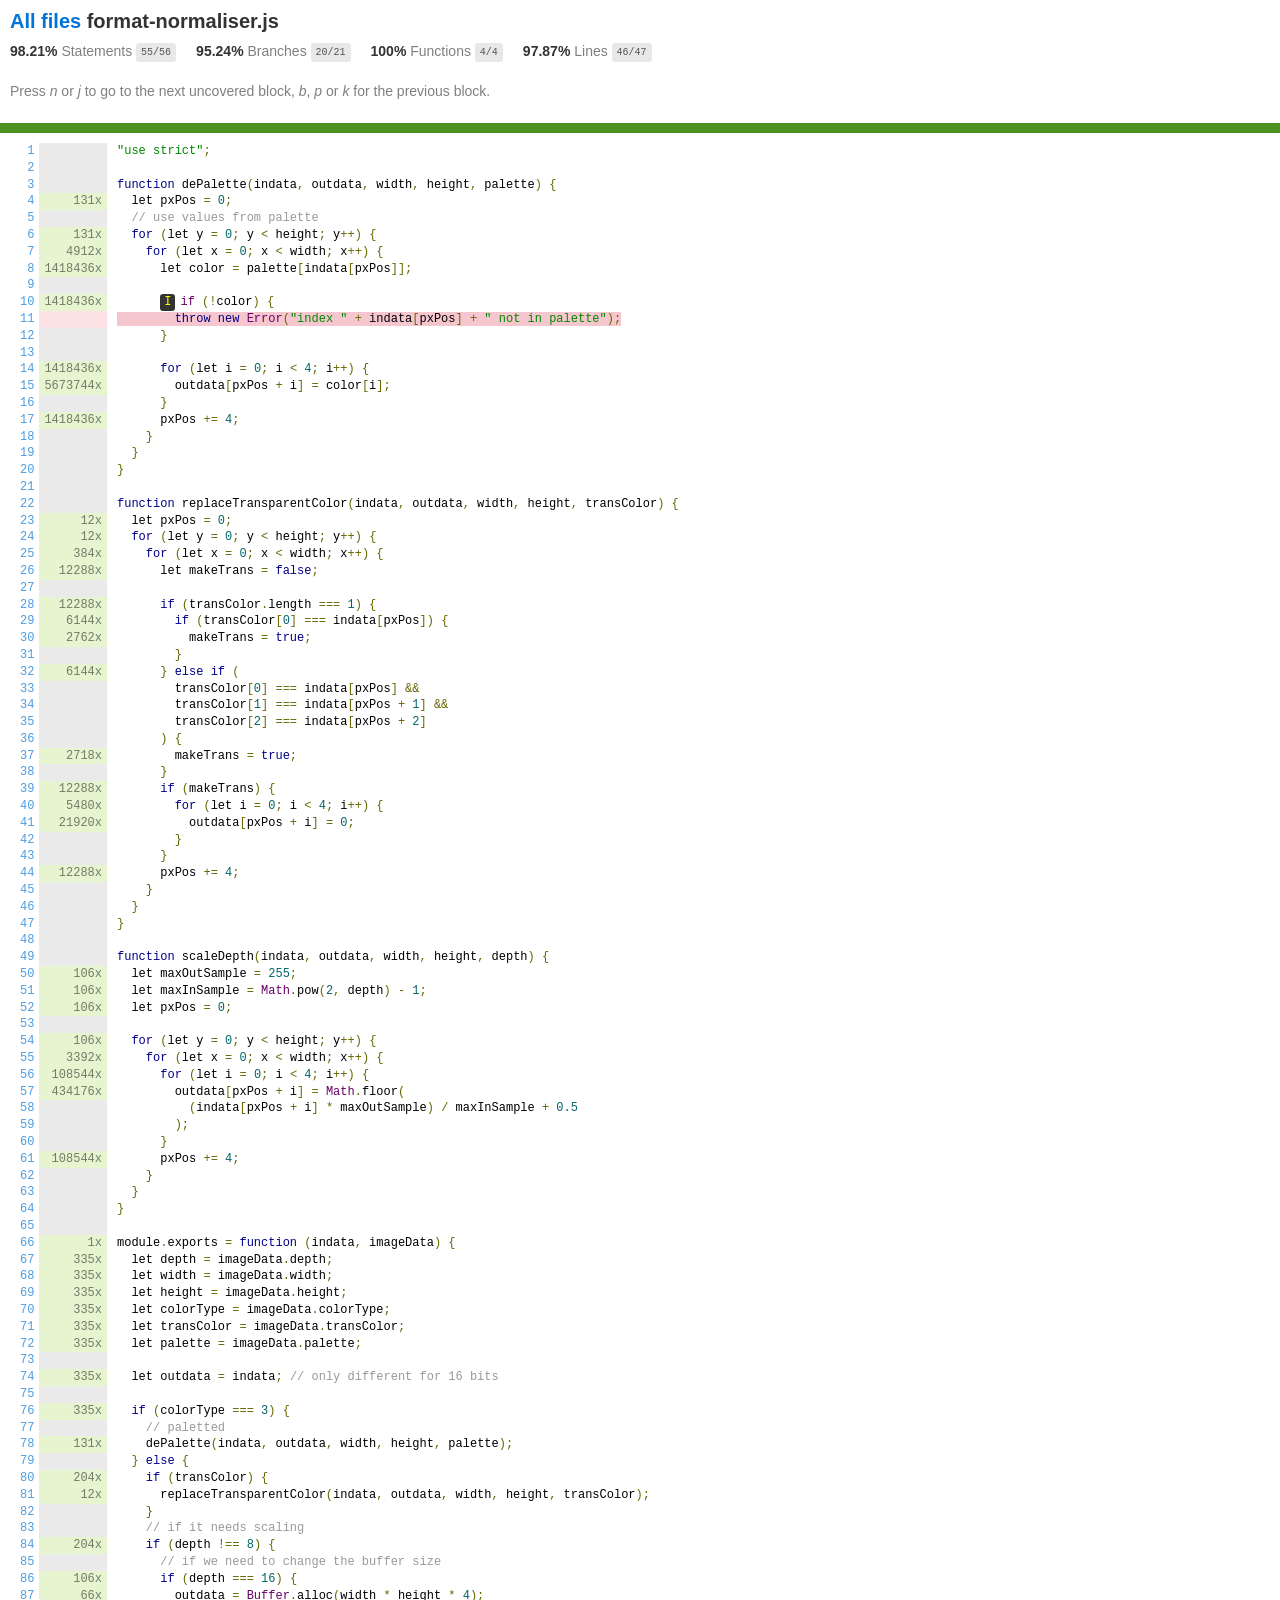
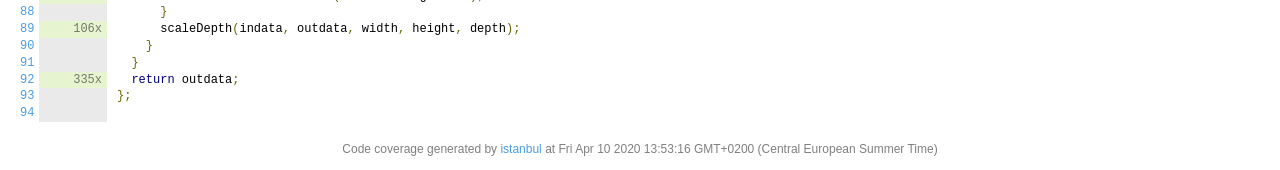
<file: node_modules/pngjs/coverage/lcov-report/format-normaliser.js.html>
<!doctype html>
<html lang="en">

<head>
    <title>Code coverage report for format-normaliser.js</title>
    <meta charset="utf-8" />
    <link rel="stylesheet" href="prettify.css" />
    <link rel="stylesheet" href="base.css" />
    <link rel="shortcut icon" type="image/x-icon" href="favicon.png" />
    <meta name="viewport" content="width=device-width, initial-scale=1" />
    <style type='text/css'>
        .coverage-summary .sorter {
            background-image: url(sort-arrow-sprite.png);
        }
    </style>
</head>
    
<body>
<div class='wrapper'>
    <div class='pad1'>
        <h1><a href="index.html">All files</a> format-normaliser.js</h1>
        <div class='clearfix'>
            
            <div class='fl pad1y space-right2'>
                <span class="strong">98.21% </span>
                <span class="quiet">Statements</span>
                <span class='fraction'>55/56</span>
            </div>
        
            
            <div class='fl pad1y space-right2'>
                <span class="strong">95.24% </span>
                <span class="quiet">Branches</span>
                <span class='fraction'>20/21</span>
            </div>
        
            
            <div class='fl pad1y space-right2'>
                <span class="strong">100% </span>
                <span class="quiet">Functions</span>
                <span class='fraction'>4/4</span>
            </div>
        
            
            <div class='fl pad1y space-right2'>
                <span class="strong">97.87% </span>
                <span class="quiet">Lines</span>
                <span class='fraction'>46/47</span>
            </div>
        
            
        </div>
        <p class="quiet">
            Press <em>n</em> or <em>j</em> to go to the next uncovered block, <em>b</em>, <em>p</em> or <em>k</em> for the previous block.
        </p>
    </div>
    <div class='status-line high'></div>
    <pre><table class="coverage">
<tr><td class="line-count quiet"><a name='L1'></a><a href='#L1'>1</a>
<a name='L2'></a><a href='#L2'>2</a>
<a name='L3'></a><a href='#L3'>3</a>
<a name='L4'></a><a href='#L4'>4</a>
<a name='L5'></a><a href='#L5'>5</a>
<a name='L6'></a><a href='#L6'>6</a>
<a name='L7'></a><a href='#L7'>7</a>
<a name='L8'></a><a href='#L8'>8</a>
<a name='L9'></a><a href='#L9'>9</a>
<a name='L10'></a><a href='#L10'>10</a>
<a name='L11'></a><a href='#L11'>11</a>
<a name='L12'></a><a href='#L12'>12</a>
<a name='L13'></a><a href='#L13'>13</a>
<a name='L14'></a><a href='#L14'>14</a>
<a name='L15'></a><a href='#L15'>15</a>
<a name='L16'></a><a href='#L16'>16</a>
<a name='L17'></a><a href='#L17'>17</a>
<a name='L18'></a><a href='#L18'>18</a>
<a name='L19'></a><a href='#L19'>19</a>
<a name='L20'></a><a href='#L20'>20</a>
<a name='L21'></a><a href='#L21'>21</a>
<a name='L22'></a><a href='#L22'>22</a>
<a name='L23'></a><a href='#L23'>23</a>
<a name='L24'></a><a href='#L24'>24</a>
<a name='L25'></a><a href='#L25'>25</a>
<a name='L26'></a><a href='#L26'>26</a>
<a name='L27'></a><a href='#L27'>27</a>
<a name='L28'></a><a href='#L28'>28</a>
<a name='L29'></a><a href='#L29'>29</a>
<a name='L30'></a><a href='#L30'>30</a>
<a name='L31'></a><a href='#L31'>31</a>
<a name='L32'></a><a href='#L32'>32</a>
<a name='L33'></a><a href='#L33'>33</a>
<a name='L34'></a><a href='#L34'>34</a>
<a name='L35'></a><a href='#L35'>35</a>
<a name='L36'></a><a href='#L36'>36</a>
<a name='L37'></a><a href='#L37'>37</a>
<a name='L38'></a><a href='#L38'>38</a>
<a name='L39'></a><a href='#L39'>39</a>
<a name='L40'></a><a href='#L40'>40</a>
<a name='L41'></a><a href='#L41'>41</a>
<a name='L42'></a><a href='#L42'>42</a>
<a name='L43'></a><a href='#L43'>43</a>
<a name='L44'></a><a href='#L44'>44</a>
<a name='L45'></a><a href='#L45'>45</a>
<a name='L46'></a><a href='#L46'>46</a>
<a name='L47'></a><a href='#L47'>47</a>
<a name='L48'></a><a href='#L48'>48</a>
<a name='L49'></a><a href='#L49'>49</a>
<a name='L50'></a><a href='#L50'>50</a>
<a name='L51'></a><a href='#L51'>51</a>
<a name='L52'></a><a href='#L52'>52</a>
<a name='L53'></a><a href='#L53'>53</a>
<a name='L54'></a><a href='#L54'>54</a>
<a name='L55'></a><a href='#L55'>55</a>
<a name='L56'></a><a href='#L56'>56</a>
<a name='L57'></a><a href='#L57'>57</a>
<a name='L58'></a><a href='#L58'>58</a>
<a name='L59'></a><a href='#L59'>59</a>
<a name='L60'></a><a href='#L60'>60</a>
<a name='L61'></a><a href='#L61'>61</a>
<a name='L62'></a><a href='#L62'>62</a>
<a name='L63'></a><a href='#L63'>63</a>
<a name='L64'></a><a href='#L64'>64</a>
<a name='L65'></a><a href='#L65'>65</a>
<a name='L66'></a><a href='#L66'>66</a>
<a name='L67'></a><a href='#L67'>67</a>
<a name='L68'></a><a href='#L68'>68</a>
<a name='L69'></a><a href='#L69'>69</a>
<a name='L70'></a><a href='#L70'>70</a>
<a name='L71'></a><a href='#L71'>71</a>
<a name='L72'></a><a href='#L72'>72</a>
<a name='L73'></a><a href='#L73'>73</a>
<a name='L74'></a><a href='#L74'>74</a>
<a name='L75'></a><a href='#L75'>75</a>
<a name='L76'></a><a href='#L76'>76</a>
<a name='L77'></a><a href='#L77'>77</a>
<a name='L78'></a><a href='#L78'>78</a>
<a name='L79'></a><a href='#L79'>79</a>
<a name='L80'></a><a href='#L80'>80</a>
<a name='L81'></a><a href='#L81'>81</a>
<a name='L82'></a><a href='#L82'>82</a>
<a name='L83'></a><a href='#L83'>83</a>
<a name='L84'></a><a href='#L84'>84</a>
<a name='L85'></a><a href='#L85'>85</a>
<a name='L86'></a><a href='#L86'>86</a>
<a name='L87'></a><a href='#L87'>87</a>
<a name='L88'></a><a href='#L88'>88</a>
<a name='L89'></a><a href='#L89'>89</a>
<a name='L90'></a><a href='#L90'>90</a>
<a name='L91'></a><a href='#L91'>91</a>
<a name='L92'></a><a href='#L92'>92</a>
<a name='L93'></a><a href='#L93'>93</a>
<a name='L94'></a><a href='#L94'>94</a></td><td class="line-coverage quiet"><span class="cline-any cline-neutral">&nbsp;</span>
<span class="cline-any cline-neutral">&nbsp;</span>
<span class="cline-any cline-neutral">&nbsp;</span>
<span class="cline-any cline-yes">131x</span>
<span class="cline-any cline-neutral">&nbsp;</span>
<span class="cline-any cline-yes">131x</span>
<span class="cline-any cline-yes">4912x</span>
<span class="cline-any cline-yes">1418436x</span>
<span class="cline-any cline-neutral">&nbsp;</span>
<span class="cline-any cline-yes">1418436x</span>
<span class="cline-any cline-no">&nbsp;</span>
<span class="cline-any cline-neutral">&nbsp;</span>
<span class="cline-any cline-neutral">&nbsp;</span>
<span class="cline-any cline-yes">1418436x</span>
<span class="cline-any cline-yes">5673744x</span>
<span class="cline-any cline-neutral">&nbsp;</span>
<span class="cline-any cline-yes">1418436x</span>
<span class="cline-any cline-neutral">&nbsp;</span>
<span class="cline-any cline-neutral">&nbsp;</span>
<span class="cline-any cline-neutral">&nbsp;</span>
<span class="cline-any cline-neutral">&nbsp;</span>
<span class="cline-any cline-neutral">&nbsp;</span>
<span class="cline-any cline-yes">12x</span>
<span class="cline-any cline-yes">12x</span>
<span class="cline-any cline-yes">384x</span>
<span class="cline-any cline-yes">12288x</span>
<span class="cline-any cline-neutral">&nbsp;</span>
<span class="cline-any cline-yes">12288x</span>
<span class="cline-any cline-yes">6144x</span>
<span class="cline-any cline-yes">2762x</span>
<span class="cline-any cline-neutral">&nbsp;</span>
<span class="cline-any cline-yes">6144x</span>
<span class="cline-any cline-neutral">&nbsp;</span>
<span class="cline-any cline-neutral">&nbsp;</span>
<span class="cline-any cline-neutral">&nbsp;</span>
<span class="cline-any cline-neutral">&nbsp;</span>
<span class="cline-any cline-yes">2718x</span>
<span class="cline-any cline-neutral">&nbsp;</span>
<span class="cline-any cline-yes">12288x</span>
<span class="cline-any cline-yes">5480x</span>
<span class="cline-any cline-yes">21920x</span>
<span class="cline-any cline-neutral">&nbsp;</span>
<span class="cline-any cline-neutral">&nbsp;</span>
<span class="cline-any cline-yes">12288x</span>
<span class="cline-any cline-neutral">&nbsp;</span>
<span class="cline-any cline-neutral">&nbsp;</span>
<span class="cline-any cline-neutral">&nbsp;</span>
<span class="cline-any cline-neutral">&nbsp;</span>
<span class="cline-any cline-neutral">&nbsp;</span>
<span class="cline-any cline-yes">106x</span>
<span class="cline-any cline-yes">106x</span>
<span class="cline-any cline-yes">106x</span>
<span class="cline-any cline-neutral">&nbsp;</span>
<span class="cline-any cline-yes">106x</span>
<span class="cline-any cline-yes">3392x</span>
<span class="cline-any cline-yes">108544x</span>
<span class="cline-any cline-yes">434176x</span>
<span class="cline-any cline-neutral">&nbsp;</span>
<span class="cline-any cline-neutral">&nbsp;</span>
<span class="cline-any cline-neutral">&nbsp;</span>
<span class="cline-any cline-yes">108544x</span>
<span class="cline-any cline-neutral">&nbsp;</span>
<span class="cline-any cline-neutral">&nbsp;</span>
<span class="cline-any cline-neutral">&nbsp;</span>
<span class="cline-any cline-neutral">&nbsp;</span>
<span class="cline-any cline-yes">1x</span>
<span class="cline-any cline-yes">335x</span>
<span class="cline-any cline-yes">335x</span>
<span class="cline-any cline-yes">335x</span>
<span class="cline-any cline-yes">335x</span>
<span class="cline-any cline-yes">335x</span>
<span class="cline-any cline-yes">335x</span>
<span class="cline-any cline-neutral">&nbsp;</span>
<span class="cline-any cline-yes">335x</span>
<span class="cline-any cline-neutral">&nbsp;</span>
<span class="cline-any cline-yes">335x</span>
<span class="cline-any cline-neutral">&nbsp;</span>
<span class="cline-any cline-yes">131x</span>
<span class="cline-any cline-neutral">&nbsp;</span>
<span class="cline-any cline-yes">204x</span>
<span class="cline-any cline-yes">12x</span>
<span class="cline-any cline-neutral">&nbsp;</span>
<span class="cline-any cline-neutral">&nbsp;</span>
<span class="cline-any cline-yes">204x</span>
<span class="cline-any cline-neutral">&nbsp;</span>
<span class="cline-any cline-yes">106x</span>
<span class="cline-any cline-yes">66x</span>
<span class="cline-any cline-neutral">&nbsp;</span>
<span class="cline-any cline-yes">106x</span>
<span class="cline-any cline-neutral">&nbsp;</span>
<span class="cline-any cline-neutral">&nbsp;</span>
<span class="cline-any cline-yes">335x</span>
<span class="cline-any cline-neutral">&nbsp;</span>
<span class="cline-any cline-neutral">&nbsp;</span></td><td class="text"><pre class="prettyprint lang-js">"use strict";
&nbsp;
function dePalette(indata, outdata, width, height, palette) {
  let pxPos = 0;
  // use values from palette
  for (let y = 0; y &lt; height; y++) {
    for (let x = 0; x &lt; width; x++) {
      let color = palette[indata[pxPos]];
&nbsp;
      <span class="missing-if-branch" title="if path not taken" >I</span>if (!color) {
<span class="cstat-no" title="statement not covered" >        throw new Error("index " + indata[pxPos] + " not in palette");</span>
      }
&nbsp;
      for (let i = 0; i &lt; 4; i++) {
        outdata[pxPos + i] = color[i];
      }
      pxPos += 4;
    }
  }
}
&nbsp;
function replaceTransparentColor(indata, outdata, width, height, transColor) {
  let pxPos = 0;
  for (let y = 0; y &lt; height; y++) {
    for (let x = 0; x &lt; width; x++) {
      let makeTrans = false;
&nbsp;
      if (transColor.length === 1) {
        if (transColor[0] === indata[pxPos]) {
          makeTrans = true;
        }
      } else if (
        transColor[0] === indata[pxPos] &amp;&amp;
        transColor[1] === indata[pxPos + 1] &amp;&amp;
        transColor[2] === indata[pxPos + 2]
      ) {
        makeTrans = true;
      }
      if (makeTrans) {
        for (let i = 0; i &lt; 4; i++) {
          outdata[pxPos + i] = 0;
        }
      }
      pxPos += 4;
    }
  }
}
&nbsp;
function scaleDepth(indata, outdata, width, height, depth) {
  let maxOutSample = 255;
  let maxInSample = Math.pow(2, depth) - 1;
  let pxPos = 0;
&nbsp;
  for (let y = 0; y &lt; height; y++) {
    for (let x = 0; x &lt; width; x++) {
      for (let i = 0; i &lt; 4; i++) {
        outdata[pxPos + i] = Math.floor(
          (indata[pxPos + i] * maxOutSample) / maxInSample + 0.5
        );
      }
      pxPos += 4;
    }
  }
}
&nbsp;
module.exports = function (indata, imageData) {
  let depth = imageData.depth;
  let width = imageData.width;
  let height = imageData.height;
  let colorType = imageData.colorType;
  let transColor = imageData.transColor;
  let palette = imageData.palette;
&nbsp;
  let outdata = indata; // only different for 16 bits
&nbsp;
  if (colorType === 3) {
    // paletted
    dePalette(indata, outdata, width, height, palette);
  } else {
    if (transColor) {
      replaceTransparentColor(indata, outdata, width, height, transColor);
    }
    // if it needs scaling
    if (depth !== 8) {
      // if we need to change the buffer size
      if (depth === 16) {
        outdata = Buffer.alloc(width * height * 4);
      }
      scaleDepth(indata, outdata, width, height, depth);
    }
  }
  return outdata;
};
&nbsp;</pre></td></tr></table></pre>

                <div class='push'></div><!-- for sticky footer -->
            </div><!-- /wrapper -->
            <div class='footer quiet pad2 space-top1 center small'>
                Code coverage generated by
                <a href="https://istanbul.js.org/" target="_blank">istanbul</a>
                at Fri Apr 10 2020 13:53:16 GMT+0200 (Central European Summer Time)
            </div>
        </div>
        <script src="prettify.js"></script>
        <script>
            window.onload = function () {
                prettyPrint();
            };
        </script>
        <script src="sorter.js"></script>
        <script src="block-navigation.js"></script>
    </body>
</html>
</file>
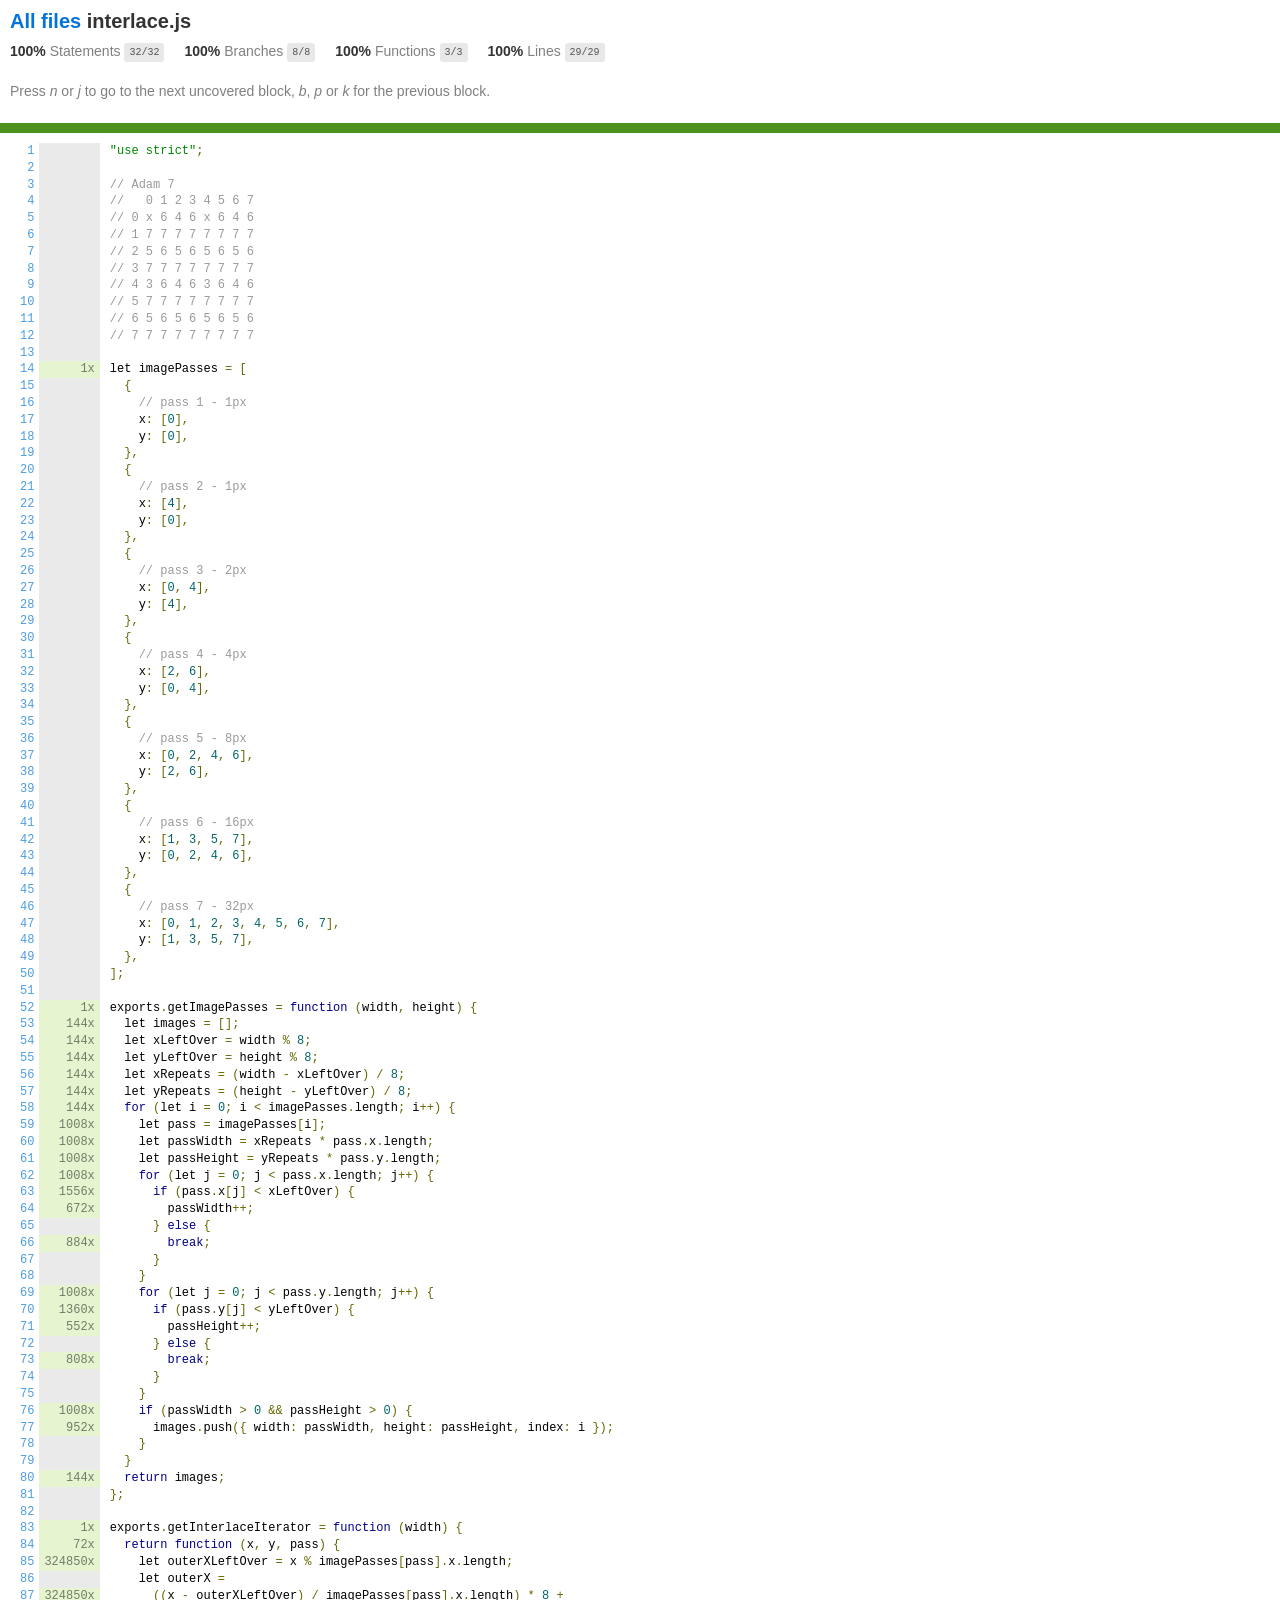
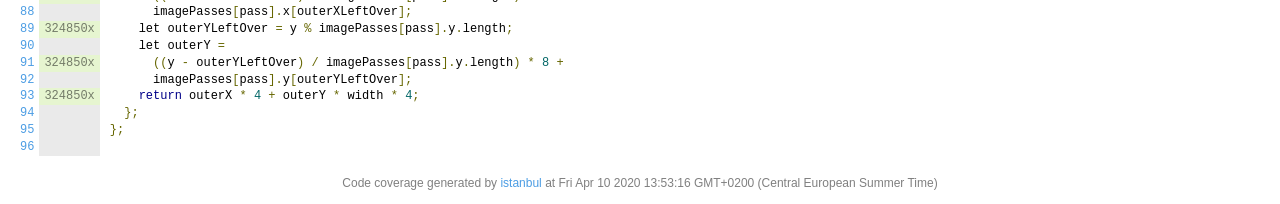
<file: node_modules/pngjs/coverage/lcov-report/interlace.js.html>
<!doctype html>
<html lang="en">

<head>
    <title>Code coverage report for interlace.js</title>
    <meta charset="utf-8" />
    <link rel="stylesheet" href="prettify.css" />
    <link rel="stylesheet" href="base.css" />
    <link rel="shortcut icon" type="image/x-icon" href="favicon.png" />
    <meta name="viewport" content="width=device-width, initial-scale=1" />
    <style type='text/css'>
        .coverage-summary .sorter {
            background-image: url(sort-arrow-sprite.png);
        }
    </style>
</head>
    
<body>
<div class='wrapper'>
    <div class='pad1'>
        <h1><a href="index.html">All files</a> interlace.js</h1>
        <div class='clearfix'>
            
            <div class='fl pad1y space-right2'>
                <span class="strong">100% </span>
                <span class="quiet">Statements</span>
                <span class='fraction'>32/32</span>
            </div>
        
            
            <div class='fl pad1y space-right2'>
                <span class="strong">100% </span>
                <span class="quiet">Branches</span>
                <span class='fraction'>8/8</span>
            </div>
        
            
            <div class='fl pad1y space-right2'>
                <span class="strong">100% </span>
                <span class="quiet">Functions</span>
                <span class='fraction'>3/3</span>
            </div>
        
            
            <div class='fl pad1y space-right2'>
                <span class="strong">100% </span>
                <span class="quiet">Lines</span>
                <span class='fraction'>29/29</span>
            </div>
        
            
        </div>
        <p class="quiet">
            Press <em>n</em> or <em>j</em> to go to the next uncovered block, <em>b</em>, <em>p</em> or <em>k</em> for the previous block.
        </p>
    </div>
    <div class='status-line high'></div>
    <pre><table class="coverage">
<tr><td class="line-count quiet"><a name='L1'></a><a href='#L1'>1</a>
<a name='L2'></a><a href='#L2'>2</a>
<a name='L3'></a><a href='#L3'>3</a>
<a name='L4'></a><a href='#L4'>4</a>
<a name='L5'></a><a href='#L5'>5</a>
<a name='L6'></a><a href='#L6'>6</a>
<a name='L7'></a><a href='#L7'>7</a>
<a name='L8'></a><a href='#L8'>8</a>
<a name='L9'></a><a href='#L9'>9</a>
<a name='L10'></a><a href='#L10'>10</a>
<a name='L11'></a><a href='#L11'>11</a>
<a name='L12'></a><a href='#L12'>12</a>
<a name='L13'></a><a href='#L13'>13</a>
<a name='L14'></a><a href='#L14'>14</a>
<a name='L15'></a><a href='#L15'>15</a>
<a name='L16'></a><a href='#L16'>16</a>
<a name='L17'></a><a href='#L17'>17</a>
<a name='L18'></a><a href='#L18'>18</a>
<a name='L19'></a><a href='#L19'>19</a>
<a name='L20'></a><a href='#L20'>20</a>
<a name='L21'></a><a href='#L21'>21</a>
<a name='L22'></a><a href='#L22'>22</a>
<a name='L23'></a><a href='#L23'>23</a>
<a name='L24'></a><a href='#L24'>24</a>
<a name='L25'></a><a href='#L25'>25</a>
<a name='L26'></a><a href='#L26'>26</a>
<a name='L27'></a><a href='#L27'>27</a>
<a name='L28'></a><a href='#L28'>28</a>
<a name='L29'></a><a href='#L29'>29</a>
<a name='L30'></a><a href='#L30'>30</a>
<a name='L31'></a><a href='#L31'>31</a>
<a name='L32'></a><a href='#L32'>32</a>
<a name='L33'></a><a href='#L33'>33</a>
<a name='L34'></a><a href='#L34'>34</a>
<a name='L35'></a><a href='#L35'>35</a>
<a name='L36'></a><a href='#L36'>36</a>
<a name='L37'></a><a href='#L37'>37</a>
<a name='L38'></a><a href='#L38'>38</a>
<a name='L39'></a><a href='#L39'>39</a>
<a name='L40'></a><a href='#L40'>40</a>
<a name='L41'></a><a href='#L41'>41</a>
<a name='L42'></a><a href='#L42'>42</a>
<a name='L43'></a><a href='#L43'>43</a>
<a name='L44'></a><a href='#L44'>44</a>
<a name='L45'></a><a href='#L45'>45</a>
<a name='L46'></a><a href='#L46'>46</a>
<a name='L47'></a><a href='#L47'>47</a>
<a name='L48'></a><a href='#L48'>48</a>
<a name='L49'></a><a href='#L49'>49</a>
<a name='L50'></a><a href='#L50'>50</a>
<a name='L51'></a><a href='#L51'>51</a>
<a name='L52'></a><a href='#L52'>52</a>
<a name='L53'></a><a href='#L53'>53</a>
<a name='L54'></a><a href='#L54'>54</a>
<a name='L55'></a><a href='#L55'>55</a>
<a name='L56'></a><a href='#L56'>56</a>
<a name='L57'></a><a href='#L57'>57</a>
<a name='L58'></a><a href='#L58'>58</a>
<a name='L59'></a><a href='#L59'>59</a>
<a name='L60'></a><a href='#L60'>60</a>
<a name='L61'></a><a href='#L61'>61</a>
<a name='L62'></a><a href='#L62'>62</a>
<a name='L63'></a><a href='#L63'>63</a>
<a name='L64'></a><a href='#L64'>64</a>
<a name='L65'></a><a href='#L65'>65</a>
<a name='L66'></a><a href='#L66'>66</a>
<a name='L67'></a><a href='#L67'>67</a>
<a name='L68'></a><a href='#L68'>68</a>
<a name='L69'></a><a href='#L69'>69</a>
<a name='L70'></a><a href='#L70'>70</a>
<a name='L71'></a><a href='#L71'>71</a>
<a name='L72'></a><a href='#L72'>72</a>
<a name='L73'></a><a href='#L73'>73</a>
<a name='L74'></a><a href='#L74'>74</a>
<a name='L75'></a><a href='#L75'>75</a>
<a name='L76'></a><a href='#L76'>76</a>
<a name='L77'></a><a href='#L77'>77</a>
<a name='L78'></a><a href='#L78'>78</a>
<a name='L79'></a><a href='#L79'>79</a>
<a name='L80'></a><a href='#L80'>80</a>
<a name='L81'></a><a href='#L81'>81</a>
<a name='L82'></a><a href='#L82'>82</a>
<a name='L83'></a><a href='#L83'>83</a>
<a name='L84'></a><a href='#L84'>84</a>
<a name='L85'></a><a href='#L85'>85</a>
<a name='L86'></a><a href='#L86'>86</a>
<a name='L87'></a><a href='#L87'>87</a>
<a name='L88'></a><a href='#L88'>88</a>
<a name='L89'></a><a href='#L89'>89</a>
<a name='L90'></a><a href='#L90'>90</a>
<a name='L91'></a><a href='#L91'>91</a>
<a name='L92'></a><a href='#L92'>92</a>
<a name='L93'></a><a href='#L93'>93</a>
<a name='L94'></a><a href='#L94'>94</a>
<a name='L95'></a><a href='#L95'>95</a>
<a name='L96'></a><a href='#L96'>96</a></td><td class="line-coverage quiet"><span class="cline-any cline-neutral">&nbsp;</span>
<span class="cline-any cline-neutral">&nbsp;</span>
<span class="cline-any cline-neutral">&nbsp;</span>
<span class="cline-any cline-neutral">&nbsp;</span>
<span class="cline-any cline-neutral">&nbsp;</span>
<span class="cline-any cline-neutral">&nbsp;</span>
<span class="cline-any cline-neutral">&nbsp;</span>
<span class="cline-any cline-neutral">&nbsp;</span>
<span class="cline-any cline-neutral">&nbsp;</span>
<span class="cline-any cline-neutral">&nbsp;</span>
<span class="cline-any cline-neutral">&nbsp;</span>
<span class="cline-any cline-neutral">&nbsp;</span>
<span class="cline-any cline-neutral">&nbsp;</span>
<span class="cline-any cline-yes">1x</span>
<span class="cline-any cline-neutral">&nbsp;</span>
<span class="cline-any cline-neutral">&nbsp;</span>
<span class="cline-any cline-neutral">&nbsp;</span>
<span class="cline-any cline-neutral">&nbsp;</span>
<span class="cline-any cline-neutral">&nbsp;</span>
<span class="cline-any cline-neutral">&nbsp;</span>
<span class="cline-any cline-neutral">&nbsp;</span>
<span class="cline-any cline-neutral">&nbsp;</span>
<span class="cline-any cline-neutral">&nbsp;</span>
<span class="cline-any cline-neutral">&nbsp;</span>
<span class="cline-any cline-neutral">&nbsp;</span>
<span class="cline-any cline-neutral">&nbsp;</span>
<span class="cline-any cline-neutral">&nbsp;</span>
<span class="cline-any cline-neutral">&nbsp;</span>
<span class="cline-any cline-neutral">&nbsp;</span>
<span class="cline-any cline-neutral">&nbsp;</span>
<span class="cline-any cline-neutral">&nbsp;</span>
<span class="cline-any cline-neutral">&nbsp;</span>
<span class="cline-any cline-neutral">&nbsp;</span>
<span class="cline-any cline-neutral">&nbsp;</span>
<span class="cline-any cline-neutral">&nbsp;</span>
<span class="cline-any cline-neutral">&nbsp;</span>
<span class="cline-any cline-neutral">&nbsp;</span>
<span class="cline-any cline-neutral">&nbsp;</span>
<span class="cline-any cline-neutral">&nbsp;</span>
<span class="cline-any cline-neutral">&nbsp;</span>
<span class="cline-any cline-neutral">&nbsp;</span>
<span class="cline-any cline-neutral">&nbsp;</span>
<span class="cline-any cline-neutral">&nbsp;</span>
<span class="cline-any cline-neutral">&nbsp;</span>
<span class="cline-any cline-neutral">&nbsp;</span>
<span class="cline-any cline-neutral">&nbsp;</span>
<span class="cline-any cline-neutral">&nbsp;</span>
<span class="cline-any cline-neutral">&nbsp;</span>
<span class="cline-any cline-neutral">&nbsp;</span>
<span class="cline-any cline-neutral">&nbsp;</span>
<span class="cline-any cline-neutral">&nbsp;</span>
<span class="cline-any cline-yes">1x</span>
<span class="cline-any cline-yes">144x</span>
<span class="cline-any cline-yes">144x</span>
<span class="cline-any cline-yes">144x</span>
<span class="cline-any cline-yes">144x</span>
<span class="cline-any cline-yes">144x</span>
<span class="cline-any cline-yes">144x</span>
<span class="cline-any cline-yes">1008x</span>
<span class="cline-any cline-yes">1008x</span>
<span class="cline-any cline-yes">1008x</span>
<span class="cline-any cline-yes">1008x</span>
<span class="cline-any cline-yes">1556x</span>
<span class="cline-any cline-yes">672x</span>
<span class="cline-any cline-neutral">&nbsp;</span>
<span class="cline-any cline-yes">884x</span>
<span class="cline-any cline-neutral">&nbsp;</span>
<span class="cline-any cline-neutral">&nbsp;</span>
<span class="cline-any cline-yes">1008x</span>
<span class="cline-any cline-yes">1360x</span>
<span class="cline-any cline-yes">552x</span>
<span class="cline-any cline-neutral">&nbsp;</span>
<span class="cline-any cline-yes">808x</span>
<span class="cline-any cline-neutral">&nbsp;</span>
<span class="cline-any cline-neutral">&nbsp;</span>
<span class="cline-any cline-yes">1008x</span>
<span class="cline-any cline-yes">952x</span>
<span class="cline-any cline-neutral">&nbsp;</span>
<span class="cline-any cline-neutral">&nbsp;</span>
<span class="cline-any cline-yes">144x</span>
<span class="cline-any cline-neutral">&nbsp;</span>
<span class="cline-any cline-neutral">&nbsp;</span>
<span class="cline-any cline-yes">1x</span>
<span class="cline-any cline-yes">72x</span>
<span class="cline-any cline-yes">324850x</span>
<span class="cline-any cline-neutral">&nbsp;</span>
<span class="cline-any cline-yes">324850x</span>
<span class="cline-any cline-neutral">&nbsp;</span>
<span class="cline-any cline-yes">324850x</span>
<span class="cline-any cline-neutral">&nbsp;</span>
<span class="cline-any cline-yes">324850x</span>
<span class="cline-any cline-neutral">&nbsp;</span>
<span class="cline-any cline-yes">324850x</span>
<span class="cline-any cline-neutral">&nbsp;</span>
<span class="cline-any cline-neutral">&nbsp;</span>
<span class="cline-any cline-neutral">&nbsp;</span></td><td class="text"><pre class="prettyprint lang-js">"use strict";
&nbsp;
// Adam 7
//   0 1 2 3 4 5 6 7
// 0 x 6 4 6 x 6 4 6
// 1 7 7 7 7 7 7 7 7
// 2 5 6 5 6 5 6 5 6
// 3 7 7 7 7 7 7 7 7
// 4 3 6 4 6 3 6 4 6
// 5 7 7 7 7 7 7 7 7
// 6 5 6 5 6 5 6 5 6
// 7 7 7 7 7 7 7 7 7
&nbsp;
let imagePasses = [
  {
    // pass 1 - 1px
    x: [0],
    y: [0],
  },
  {
    // pass 2 - 1px
    x: [4],
    y: [0],
  },
  {
    // pass 3 - 2px
    x: [0, 4],
    y: [4],
  },
  {
    // pass 4 - 4px
    x: [2, 6],
    y: [0, 4],
  },
  {
    // pass 5 - 8px
    x: [0, 2, 4, 6],
    y: [2, 6],
  },
  {
    // pass 6 - 16px
    x: [1, 3, 5, 7],
    y: [0, 2, 4, 6],
  },
  {
    // pass 7 - 32px
    x: [0, 1, 2, 3, 4, 5, 6, 7],
    y: [1, 3, 5, 7],
  },
];
&nbsp;
exports.getImagePasses = function (width, height) {
  let images = [];
  let xLeftOver = width % 8;
  let yLeftOver = height % 8;
  let xRepeats = (width - xLeftOver) / 8;
  let yRepeats = (height - yLeftOver) / 8;
  for (let i = 0; i &lt; imagePasses.length; i++) {
    let pass = imagePasses[i];
    let passWidth = xRepeats * pass.x.length;
    let passHeight = yRepeats * pass.y.length;
    for (let j = 0; j &lt; pass.x.length; j++) {
      if (pass.x[j] &lt; xLeftOver) {
        passWidth++;
      } else {
        break;
      }
    }
    for (let j = 0; j &lt; pass.y.length; j++) {
      if (pass.y[j] &lt; yLeftOver) {
        passHeight++;
      } else {
        break;
      }
    }
    if (passWidth &gt; 0 &amp;&amp; passHeight &gt; 0) {
      images.push({ width: passWidth, height: passHeight, index: i });
    }
  }
  return images;
};
&nbsp;
exports.getInterlaceIterator = function (width) {
  return function (x, y, pass) {
    let outerXLeftOver = x % imagePasses[pass].x.length;
    let outerX =
      ((x - outerXLeftOver) / imagePasses[pass].x.length) * 8 +
      imagePasses[pass].x[outerXLeftOver];
    let outerYLeftOver = y % imagePasses[pass].y.length;
    let outerY =
      ((y - outerYLeftOver) / imagePasses[pass].y.length) * 8 +
      imagePasses[pass].y[outerYLeftOver];
    return outerX * 4 + outerY * width * 4;
  };
};
&nbsp;</pre></td></tr></table></pre>

                <div class='push'></div><!-- for sticky footer -->
            </div><!-- /wrapper -->
            <div class='footer quiet pad2 space-top1 center small'>
                Code coverage generated by
                <a href="https://istanbul.js.org/" target="_blank">istanbul</a>
                at Fri Apr 10 2020 13:53:16 GMT+0200 (Central European Summer Time)
            </div>
        </div>
        <script src="prettify.js"></script>
        <script>
            window.onload = function () {
                prettyPrint();
            };
        </script>
        <script src="sorter.js"></script>
        <script src="block-navigation.js"></script>
    </body>
</html>
</file>
<file: css/style.css>
body{
  margin:0;
  background:#f4eadb;
  color:#1f2a24;
  font-family:-apple-system,BlinkMacSystemFont,"Hiragino Sans","Yu Gothic",sans-serif;
}
.app{max-width:1080px;margin:0 auto;padding:18px}
.hero{background:linear-gradient(135deg,#154266,#125216);color:white;border-radius:24px;padding:24px;margin-bottom:16px}
.hero h1{margin:0 0 8px;font-size:36px;letter-spacing:.04em}
.hero p{margin:0;font-size:18px}
.panel,.card{background:#fffaf2;border:1px solid #d8c9b5;border-radius:18px;padding:18px;margin-top:14px}
h2{color:#154266;margin:0 0 10px}
.grid{display:grid;grid-template-columns:repeat(3,1fr);gap:10px}
.grid2{display:grid;grid-template-columns:repeat(2,1fr);gap:10px}
@media(max-width:760px){.grid,.grid2{grid-template-columns:1fr}}
label{font-weight:bold;display:block;margin-top:10px}
input,select,button{width:100%;font-size:18px;padding:12px;border-radius:12px;border:1px solid #aaa;box-sizing:border-box;margin-top:6px}
button{background:#154266;color:white;border:none;font-weight:bold;cursor:pointer}
button.green{background:#125216}
.small{font-size:13px;color:#776b5f}
.summary-grid{display:grid;grid-template-columns:1fr 1fr 1fr;gap:10px}
.summary-card{background:white;border:1px solid #d8c9b5;border-radius:14px;padding:12px}
.big,.report-big{font-size:24px;font-weight:900;color:#125216}
.ug6-grid{display:grid;grid-template-columns:repeat(2,1fr);gap:10px}
.ug6-card{background:white;border:1px solid #d8c9b5;border-radius:14px;padding:10px}
.ug6-card label{display:flex;gap:8px;align-items:flex-start;margin:0}
.ug6-card input{width:auto}
.autocare-box{background:white;border:1px solid #d8c9b5;border-radius:14px;padding:12px;margin-top:10px}
.autocare-title{font-weight:900;color:#154266;margin-bottom:6px}
.autocare-list{font-size:14px;line-height:1.65}
.hidden{display:none!important}
table{width:100%;border-collapse:collapse;background:white;margin-top:6px}
th,td{border:1px solid #d8c9b5;padding:6px;text-align:center}
th{background:#efe3d1}
.report-a4{width:210mm;min-height:297mm;max-width:100%;margin:0 auto;background:#fffdf7;box-sizing:border-box;padding:10mm;border:1px solid #d8c9b5;border-radius:18px}
.report-head{display:flex;justify-content:space-between;border-bottom:3px solid #154266;padding-bottom:8px;margin-bottom:8px}
.report-title{font-size:26px;font-weight:900;color:#154266}
.report-brand{border:1px solid #154266;color:#154266;border-radius:999px;padding:6px 12px;font-weight:bold;font-size:12px}
.report-meta{display:grid;grid-template-columns:1fr 1fr 1fr;gap:6px;font-size:13px;margin-bottom:8px}
.report-grid2{display:grid;grid-template-columns:1fr 1fr;gap:7px}
.report-card{background:white;border:1px solid #d8c9b5;border-radius:12px;padding:8px 10px;margin-top:7px}
.report-card h3{margin:0 0 5px;color:#154266;font-size:15px}
.report-list{font-size:13px;line-height:1.45}
.report-message{background:#f4eadb;border-left:5px solid #125216;border-radius:10px;padding:8px;font-size:14px;line-height:1.45}
.report-footer{text-align:center;color:#154266;font-weight:bold;margin-top:8px;font-size:13px}
.memo-space{height:36px;border-bottom:1px dotted #aaa}
.print-buttons{text-align:center;margin-top:10px}
@page{size:A4;margin:0}
@media print{
  body{background:white;margin:0}
  body.print-chart *{visibility:hidden!important}
  body.print-chart #chartReport,body.print-chart #chartReport *{visibility:visible!important}
  body.print-patient *{visibility:hidden!important}
  body.print-patient #patientReport,body.print-patient #patientReport *{visibility:visible!important}
  body.print-chart #chartReport,body.print-patient #patientReport{display:block!important;position:absolute!important;left:0;top:0;width:210mm!important}
  .report-a4{width:210mm!important;height:297mm!important;max-height:297mm!important;margin:0!important;padding:10mm!important;border:none!important;border-radius:0!important;overflow:hidden!important}
  .print-buttons,.no-print,button{display:none!important}
  .report-title{font-size:22px!important}
  .report-card{padding:5px 7px!important;margin-top:4px!important}
  .report-list{font-size:11px!important;line-height:1.3!important}
}


/* Research record */
.record-panel{
  margin-top:12px;
  background:white;
  border:1px solid #d8c9b5;
  border-radius:14px;
  padding:12px;
}
.record-panel summary{
  cursor:pointer;
  font-weight:bold;
  color:#154266;
}
#recordPreview{
  white-space:pre-wrap;
  background:#fffaf2;
  border:1px solid #d8c9b5;
  border-radius:10px;
  padding:10px;
  max-height:260px;
  overflow:auto;
  font-size:12px;
}


/* Research mode */
.switch-row{
  display:flex;
  gap:10px;
  align-items:center;
  background:white;
  border:1px solid #d8c9b5;
  border-radius:14px;
  padding:12px;
  margin-top:8px;
}
.switch-row input{
  width:auto;
  transform:scale(1.3);
}
.research-only{
  margin-top:12px;
  border:2px solid #154266;
  background:#f7fbff;
  border-radius:16px;
  padding:12px;
}
.quality-status{
  background:white;
  border:1px solid #d8c9b5;
  border-radius:12px;
  padding:12px;
  margin-top:6px;
  font-weight:bold;
}
.quality-ok{color:#125216}
.quality-ng{color:#b33a2b}
.quality-warn{color:#b36b00}
.record-panel{
  margin-top:12px;
  background:white;
  border:1px solid #d8c9b5;
  border-radius:14px;
  padding:12px;
}
.record-panel summary{
  cursor:pointer;
  font-weight:bold;
  color:#154266;
}
#recordPreview{
  white-space:pre-wrap;
  background:#fffaf2;
  border:1px solid #d8c9b5;
  border-radius:10px;
  padding:10px;
  max-height:260px;
  overflow:auto;
  font-size:12px;
}


/* Delete buttons */
.danger-row{
  margin-top:10px;
}
button.danger{
  background:#9b1c1c;
  color:white;
}
button.danger:hover{
  filter:brightness(.95);
}
</file>
<file: node_modules/pngjs/coverage/lcov-report/prettify.css>
.pln {
  color: #000;
}
@media screen {
  .str {
    color: #080;
  }
  .kwd {
    color: #008;
  }
  .com {
    color: #800;
  }
  .typ {
    color: #606;
  }
  .lit {
    color: #066;
  }
  .pun,
  .opn,
  .clo {
    color: #660;
  }
  .tag {
    color: #008;
  }
  .atn {
    color: #606;
  }
  .atv {
    color: #080;
  }
  .dec,
  .var {
    color: #606;
  }
  .fun {
    color: red;
  }
}
@media print, projection {
  .str {
    color: #060;
  }
  .kwd {
    color: #006;
    font-weight: bold;
  }
  .com {
    color: #600;
    font-style: italic;
  }
  .typ {
    color: #404;
    font-weight: bold;
  }
  .lit {
    color: #044;
  }
  .pun,
  .opn,
  .clo {
    color: #440;
  }
  .tag {
    color: #006;
    font-weight: bold;
  }
  .atn {
    color: #404;
  }
  .atv {
    color: #060;
  }
}
pre.prettyprint {
  padding: 2px;
  border: 1px solid #888;
}
ol.linenums {
  margin-top: 0;
  margin-bottom: 0;
}
li.L0,
li.L1,
li.L2,
li.L3,
li.L5,
li.L6,
li.L7,
li.L8 {
  list-style-type: none;
}
li.L1,
li.L3,
li.L5,
li.L7,
li.L9 {
  background: #eee;
}
</file>
<file: node_modules/pngjs/coverage/lcov-report/base.css>
body,
html {
  margin: 0;
  padding: 0;
  height: 100%;
}
body {
  font-family: Helvetica Neue, Helvetica, Arial;
  font-size: 14px;
  color: #333;
}
.small {
  font-size: 12px;
}
*,
*:after,
*:before {
  -webkit-box-sizing: border-box;
  -moz-box-sizing: border-box;
  box-sizing: border-box;
}
h1 {
  font-size: 20px;
  margin: 0;
}
h2 {
  font-size: 14px;
}
pre {
  font: 12px/1.4 Consolas, "Liberation Mono", Menlo, Courier, monospace;
  margin: 0;
  padding: 0;
  -moz-tab-size: 2;
  -o-tab-size: 2;
  tab-size: 2;
}
a {
  color: #0074d9;
  text-decoration: none;
}
a:hover {
  text-decoration: underline;
}
.strong {
  font-weight: bold;
}
.space-top1 {
  padding: 10px 0 0 0;
}
.pad2y {
  padding: 20px 0;
}
.pad1y {
  padding: 10px 0;
}
.pad2x {
  padding: 0 20px;
}
.pad2 {
  padding: 20px;
}
.pad1 {
  padding: 10px;
}
.space-left2 {
  padding-left: 55px;
}
.space-right2 {
  padding-right: 20px;
}
.center {
  text-align: center;
}
.clearfix {
  display: block;
}
.clearfix:after {
  content: "";
  display: block;
  height: 0;
  clear: both;
  visibility: hidden;
}
.fl {
  float: left;
}
@media only screen and (max-width: 640px) {
  .col3 {
    width: 100%;
    max-width: 100%;
  }
  .hide-mobile {
    display: none !important;
  }
}

.quiet {
  color: #7f7f7f;
  color: rgba(0, 0, 0, 0.5);
}
.quiet a {
  opacity: 0.7;
}

.fraction {
  font-family: Consolas, "Liberation Mono", Menlo, Courier, monospace;
  font-size: 10px;
  color: #555;
  background: #e8e8e8;
  padding: 4px 5px;
  border-radius: 3px;
  vertical-align: middle;
}

div.path a:link,
div.path a:visited {
  color: #333;
}
table.coverage {
  border-collapse: collapse;
  margin: 10px 0 0 0;
  padding: 0;
}

table.coverage td {
  margin: 0;
  padding: 0;
  vertical-align: top;
}
table.coverage td.line-count {
  text-align: right;
  padding: 0 5px 0 20px;
}
table.coverage td.line-coverage {
  text-align: right;
  padding-right: 10px;
  min-width: 20px;
}

table.coverage td span.cline-any {
  display: inline-block;
  padding: 0 5px;
  width: 100%;
}
.missing-if-branch {
  display: inline-block;
  margin-right: 5px;
  border-radius: 3px;
  position: relative;
  padding: 0 4px;
  background: #333;
  color: yellow;
}

.skip-if-branch {
  display: none;
  margin-right: 10px;
  position: relative;
  padding: 0 4px;
  background: #ccc;
  color: white;
}
.missing-if-branch .typ,
.skip-if-branch .typ {
  color: inherit !important;
}
.coverage-summary {
  border-collapse: collapse;
  width: 100%;
}
.coverage-summary tr {
  border-bottom: 1px solid #bbb;
}
.keyline-all {
  border: 1px solid #ddd;
}
.coverage-summary td,
.coverage-summary th {
  padding: 10px;
}
.coverage-summary tbody {
  border: 1px solid #bbb;
}
.coverage-summary td {
  border-right: 1px solid #bbb;
}
.coverage-summary td:last-child {
  border-right: none;
}
.coverage-summary th {
  text-align: left;
  font-weight: normal;
  white-space: nowrap;
}
.coverage-summary th.file {
  border-right: none !important;
}
.coverage-summary th.pct {
}
.coverage-summary th.pic,
.coverage-summary th.abs,
.coverage-summary td.pct,
.coverage-summary td.abs {
  text-align: right;
}
.coverage-summary td.file {
  white-space: nowrap;
}
.coverage-summary td.pic {
  min-width: 120px !important;
}
.coverage-summary tfoot td {
}

.coverage-summary .sorter {
  height: 10px;
  width: 7px;
  display: inline-block;
  margin-left: 0.5em;
  background: url(sort-arrow-sprite.png) no-repeat scroll 0 0 transparent;
}
.coverage-summary .sorted .sorter {
  background-position: 0 -20px;
}
.coverage-summary .sorted-desc .sorter {
  background-position: 0 -10px;
}
.status-line {
  height: 10px;
}
/* yellow */
.cbranch-no {
  background: yellow !important;
  color: #111;
}
/* dark red */
.red.solid,
.status-line.low,
.low .cover-fill {
  background: #c21f39;
}
.low .chart {
  border: 1px solid #c21f39;
}
.highlighted,
.highlighted .cstat-no,
.highlighted .fstat-no,
.highlighted .cbranch-no {
  background: #c21f39 !important;
}
/* medium red */
.cstat-no,
.fstat-no,
.cbranch-no,
.cbranch-no {
  background: #f6c6ce;
}
/* light red */
.low,
.cline-no {
  background: #fce1e5;
}
/* light green */
.high,
.cline-yes {
  background: rgb(230, 245, 208);
}
/* medium green */
.cstat-yes {
  background: rgb(161, 215, 106);
}
/* dark green */
.status-line.high,
.high .cover-fill {
  background: rgb(77, 146, 33);
}
.high .chart {
  border: 1px solid rgb(77, 146, 33);
}
/* dark yellow (gold) */
.status-line.medium,
.medium .cover-fill {
  background: #f9cd0b;
}
.medium .chart {
  border: 1px solid #f9cd0b;
}
/* light yellow */
.medium {
  background: #fff4c2;
}

.cstat-skip {
  background: #ddd;
  color: #111;
}
.fstat-skip {
  background: #ddd;
  color: #111 !important;
}
.cbranch-skip {
  background: #ddd !important;
  color: #111;
}

span.cline-neutral {
  background: #eaeaea;
}

.coverage-summary td.empty {
  opacity: 0.5;
  padding-top: 4px;
  padding-bottom: 4px;
  line-height: 1;
  color: #888;
}

.cover-fill,
.cover-empty {
  display: inline-block;
  height: 12px;
}
.chart {
  line-height: 0;
}
.cover-empty {
  background: white;
}
.cover-full {
  border-right: none !important;
}
pre.prettyprint {
  border: none !important;
  padding: 0 !important;
  margin: 0 !important;
}
.com {
  color: #999 !important;
}
.ignore-none {
  color: #999;
  font-weight: normal;
}

.wrapper {
  min-height: 100%;
  height: auto !important;
  height: 100%;
  margin: 0 auto -48px;
}
.footer,
.push {
  height: 48px;
}
</file>
